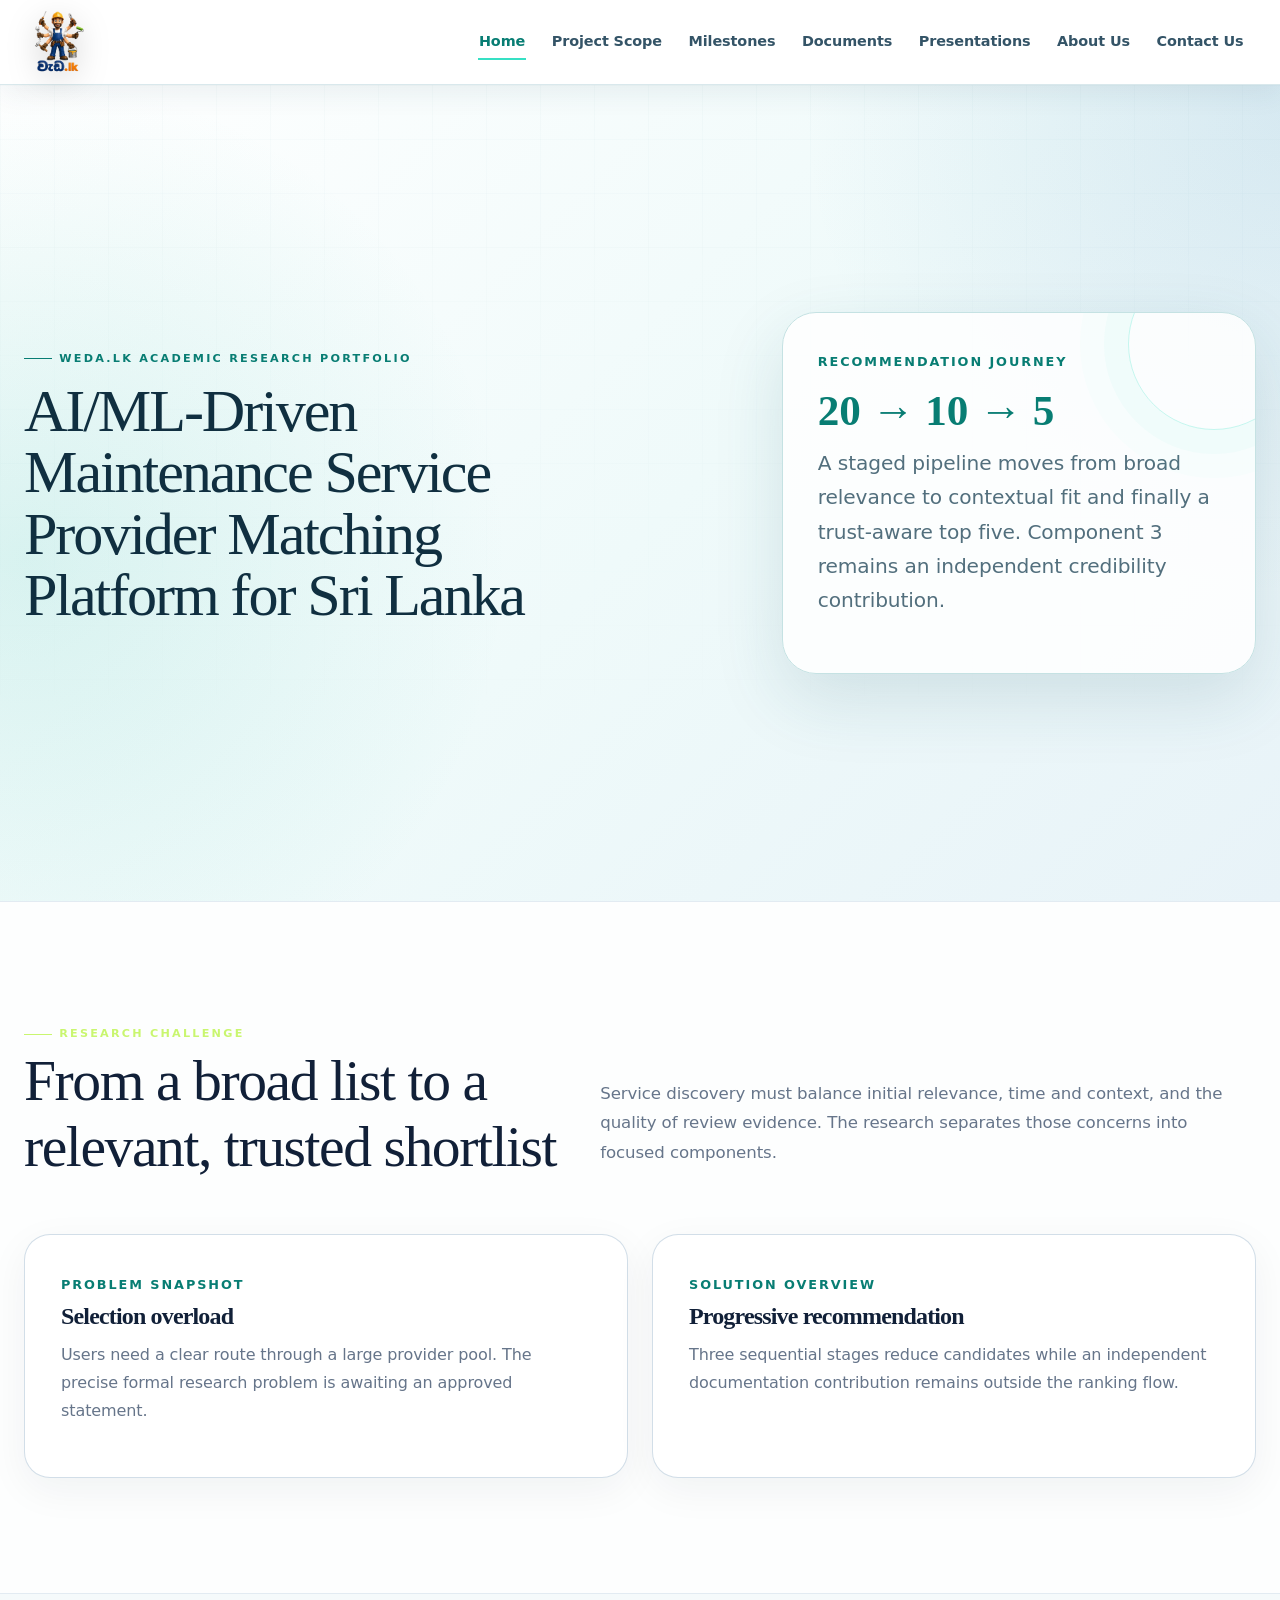
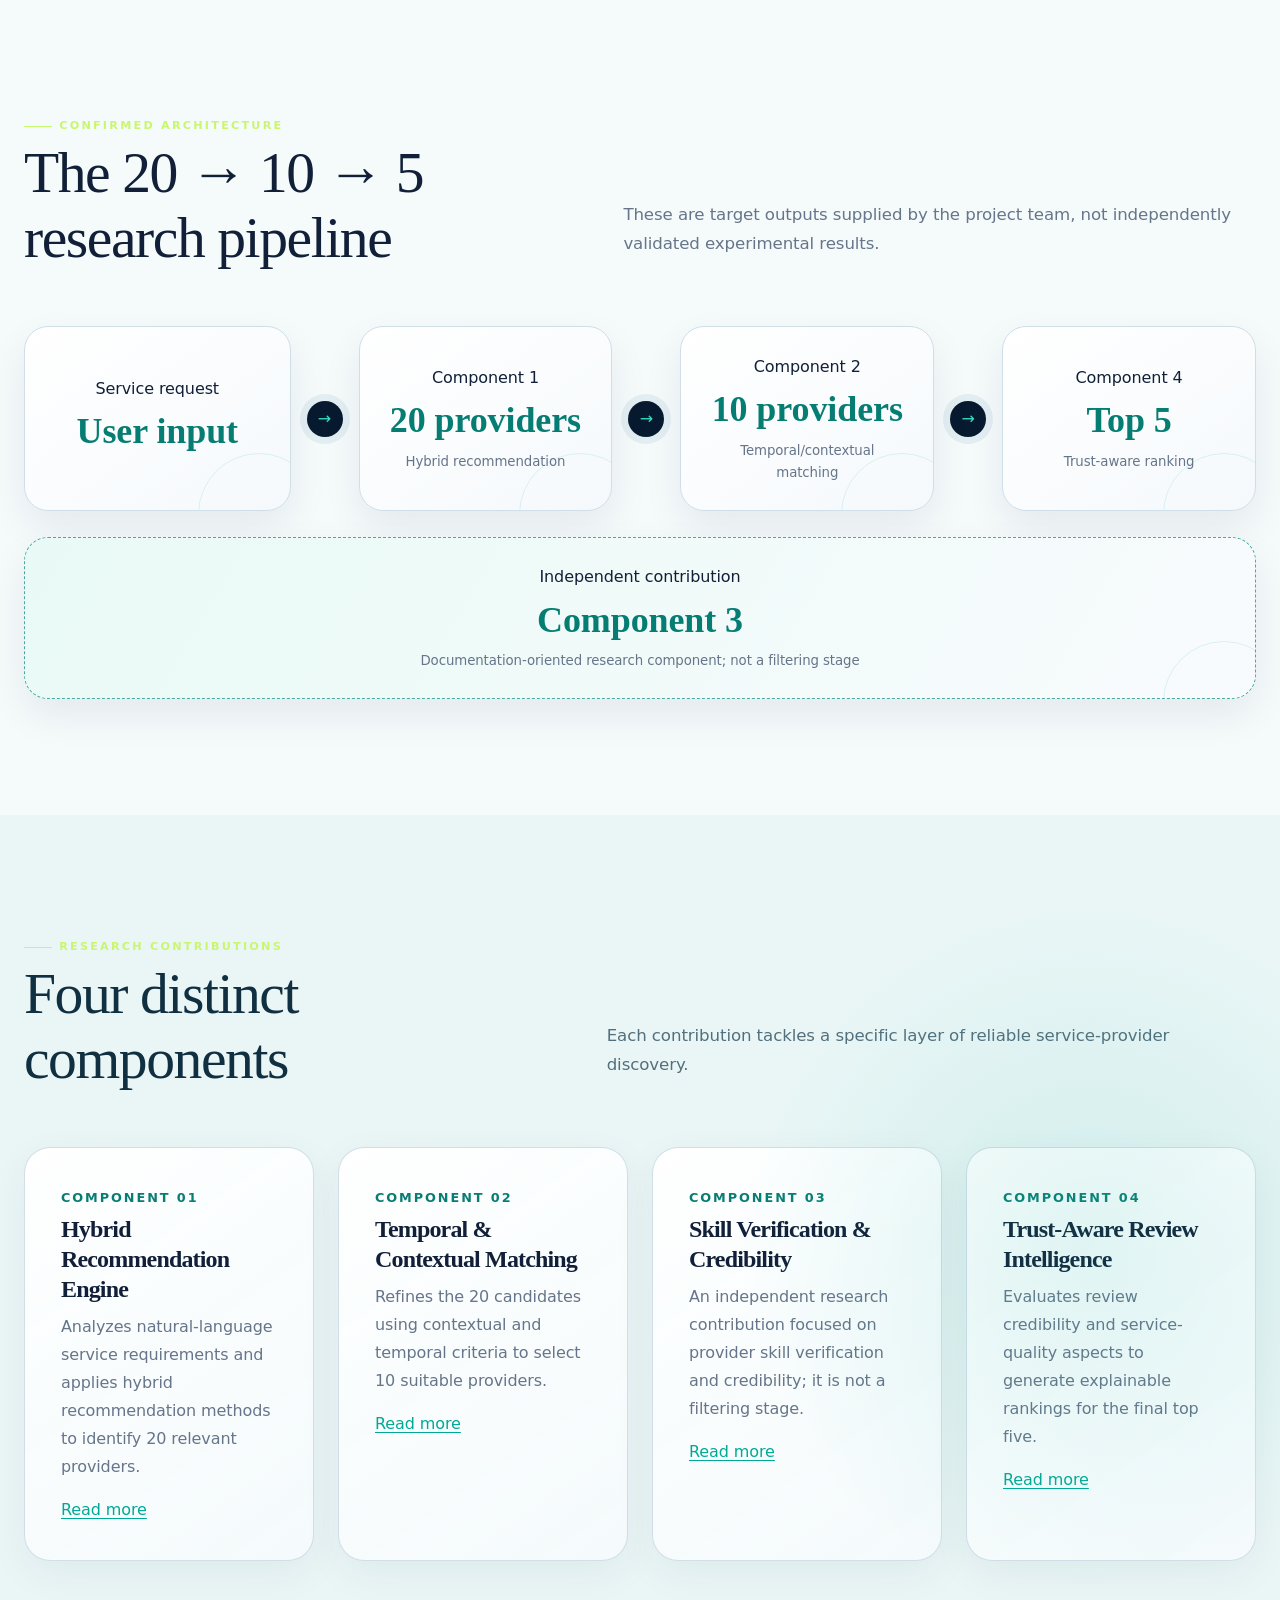
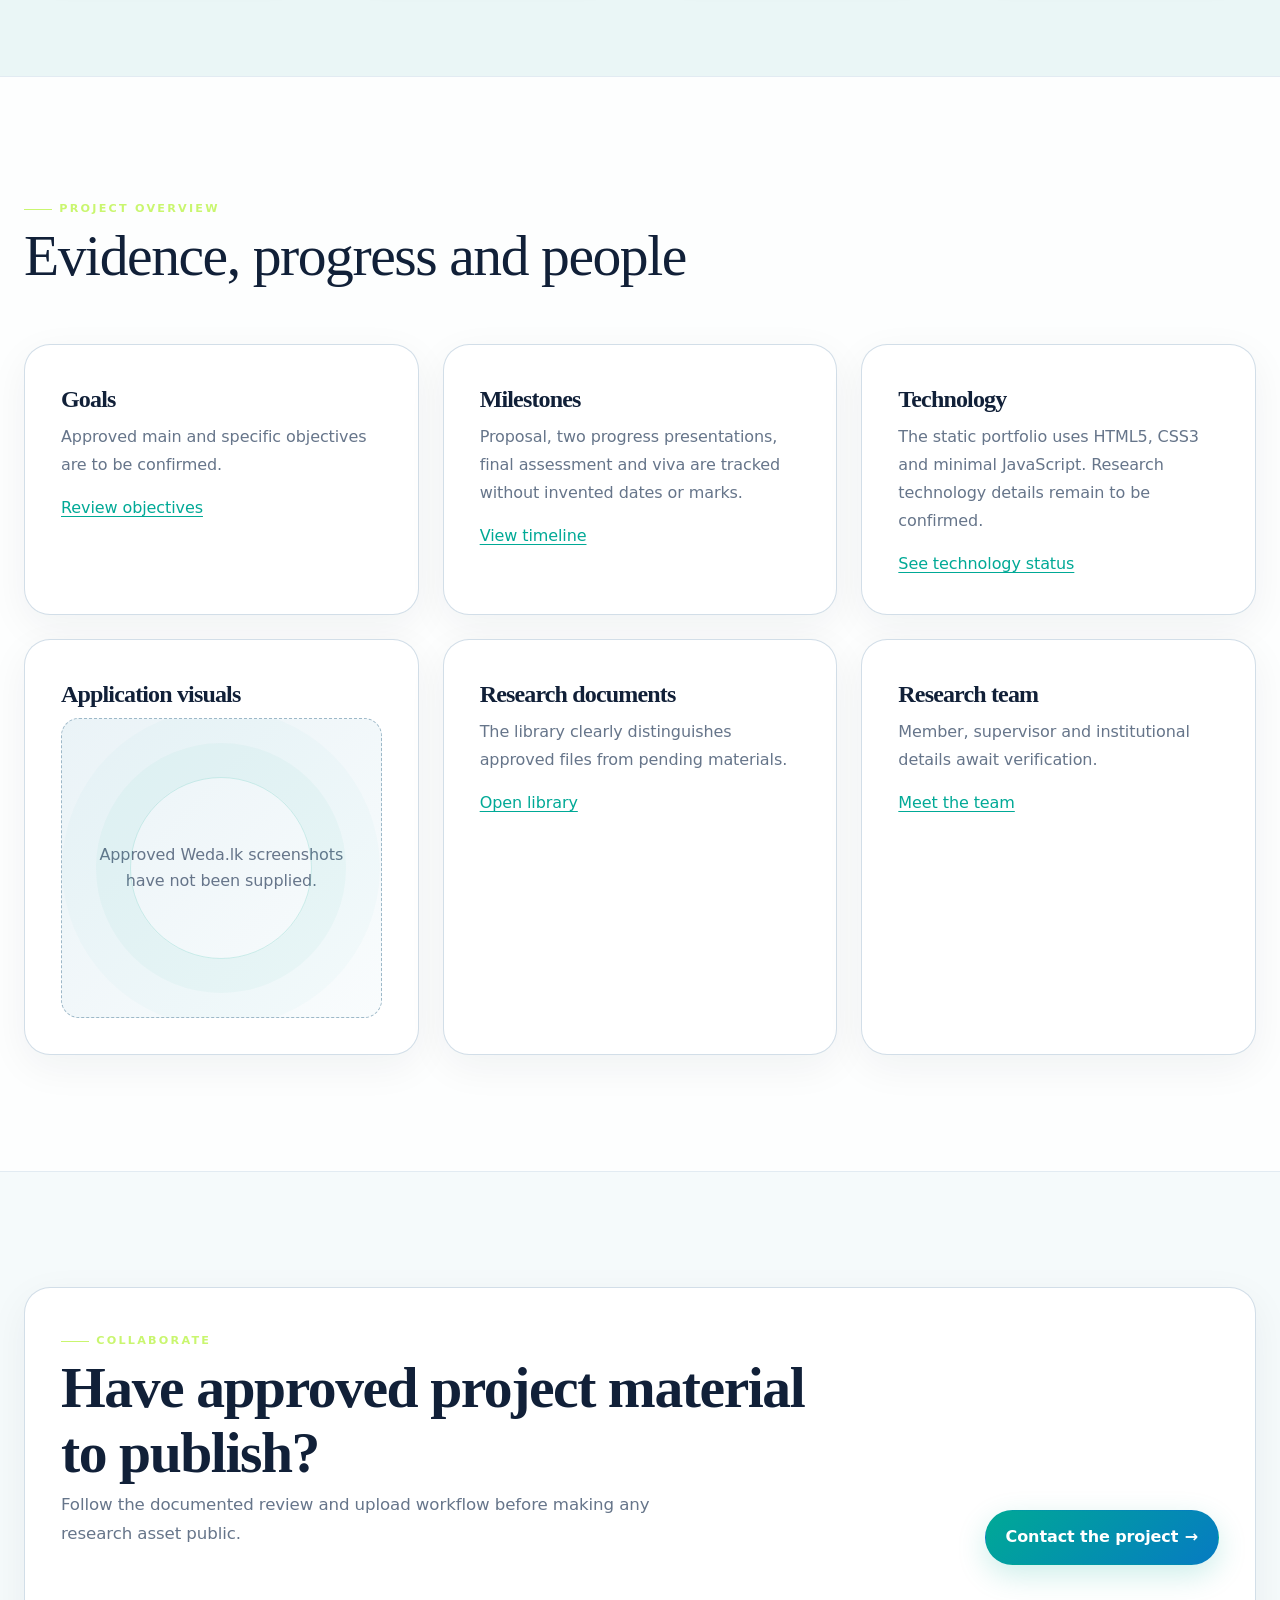
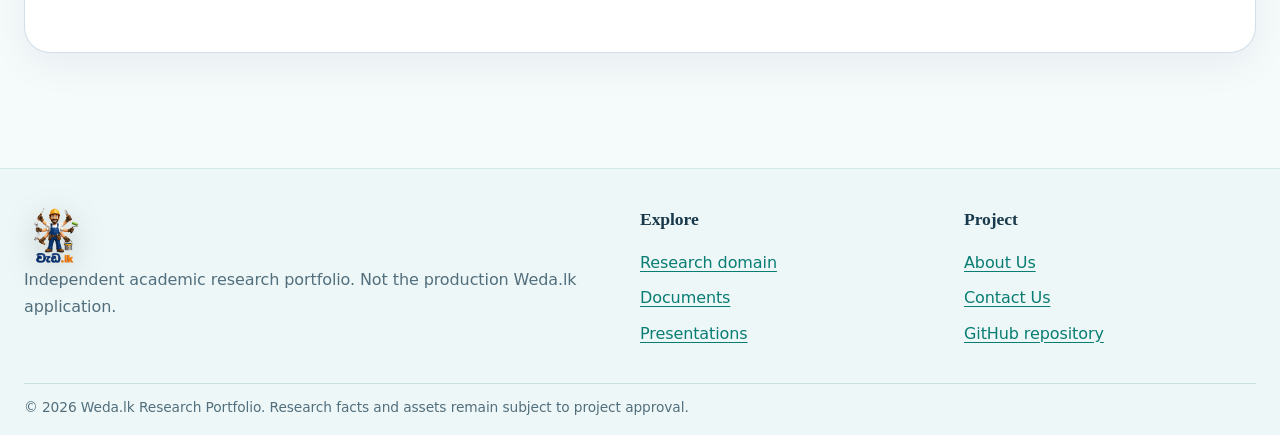
<file: index.html>
<!doctype html><html lang="en"><head><meta charset="utf-8"><meta name="viewport" content="width=device-width,initial-scale=1"><title>Weda.lk Research Portfolio | Home</title><meta name="description" content="Academic research portfolio for the Weda.lk service-provider recommendation project."><meta property="og:title" content="Weda.lk Research Portfolio"><meta property="og:description" content="Explore the Weda.lk research architecture, methodology, milestones and approved outputs."><meta property="og:type" content="website"><link rel="icon" type="image/png" href="./assets/icons/Logo.png"><link rel="stylesheet" href="./css/style.css"><link rel="stylesheet" href="./css/enhancements.css?v=2"><script defer src="./js/main.js"></script></head><body><a class="skip-link" href="#main">Skip to content</a>
<header class="site-header"><nav class="container nav-wrap" aria-label="Primary"><a class="brand" href="./index.html" aria-label="Weda.lk Research home"><img class="brand-logo" src="./assets/icons/Logo.png" alt="Weda.lk"></a><button class="menu-toggle" aria-expanded="false" aria-controls="primary-nav">Menu</button><ul class="nav-list" id="primary-nav"><li><a aria-current="page" href="./index.html">Home</a></li><li><a href="./domain.html">Project Scope</a></li><li><a href="./milestones.html">Milestones</a></li><li><a href="./documents.html">Documents</a></li><li><a href="./presentations.html">Presentations</a></li><li><a href="./about.html">About Us</a></li><li><a href="./contact.html">Contact Us</a></li></ul></nav></header>
<main id="main"><section class="hero"><div class="container hero-grid"><div><span class="eyebrow">Weda.lk academic research portfolio</span><h1>AI/ML-Driven Maintenance Service Provider Matching Platform for Sri Lanka</h1></div><aside class="hero-card" aria-label="Research architecture"><span class="kicker">Recommendation journey</span><strong>20 → 10 → 5</strong><p>A staged pipeline moves from broad relevance to contextual fit and finally a trust-aware top five. Component 3 remains an independent credibility contribution.</p></aside></div></section>
<section class="section section-white"><div class="container"><div class="section-head"><div><span class="eyebrow">Research challenge</span><h2>From a broad list to a relevant, trusted shortlist</h2></div><p>Service discovery must balance initial relevance, time and context, and the quality of review evidence. The research separates those concerns into focused components.</p></div><div class="grid grid-2"><article class="card reveal"><span class="kicker">Problem snapshot</span><h3>Selection overload</h3><p>Users need a clear route through a large provider pool. The precise formal research problem is awaiting an approved statement.</p></article><article class="card reveal"><span class="kicker">Solution overview</span><h3>Progressive recommendation</h3><p>Three sequential stages reduce candidates while an independent documentation contribution remains outside the ranking flow.</p></article></div></div></section>
<section class="section"><div class="container"><div class="section-head"><div><span class="eyebrow">Confirmed architecture</span><h2>The 20 → 10 → 5 research pipeline</h2></div><p>These are target outputs supplied by the project team, not independently validated experimental results.</p></div><div class="flow" aria-label="Recommendation pipeline"><div class="flow-step"><span>Service request</span><strong>User input</strong></div><span class="flow-arrow" aria-hidden="true">→</span><div class="flow-step"><span>Component 1</span><strong>20 providers</strong><small>Hybrid recommendation</small></div><span class="flow-arrow" aria-hidden="true">→</span><div class="flow-step"><span>Component 2</span><strong>10 providers</strong><small>Temporal/contextual matching</small></div><span class="flow-arrow" aria-hidden="true">→</span><div class="flow-step"><span>Component 4</span><strong>Top 5</strong><small>Trust-aware ranking</small></div></div><div class="flow-step independent"><span>Independent contribution</span><strong>Component 3</strong><small>Documentation-oriented research component; not a filtering stage</small></div></div></section>
<section class="section section-dark" id="components"><div class="container"><div class="section-head"><div><span class="eyebrow">Research contributions</span><h2>Four distinct components</h2></div><p>Each contribution tackles a specific layer of reliable service-provider discovery.</p></div><div class="grid grid-4"><article class="card"><span class="kicker">Component 01</span><h3>Hybrid Recommendation Engine</h3><p>Analyzes natural-language service requirements and applies hybrid recommendation methods to identify 20 relevant providers.</p><a href="./domain.html#component-1">Read more</a></article><article class="card"><span class="kicker">Component 02</span><h3>Temporal &amp; Contextual Matching</h3><p>Refines the 20 candidates using contextual and temporal criteria to select 10 suitable providers.</p><a href="./domain.html#component-2">Read more</a></article><article class="card"><span class="kicker">Component 03</span><h3>Skill Verification &amp; Credibility</h3><p>An independent research contribution focused on provider skill verification and credibility; it is not a filtering stage.</p><a href="./domain.html#component-3">Read more</a></article><article class="card"><span class="kicker">Component 04</span><h3>Trust-Aware Review Intelligence</h3><p>Evaluates review credibility and service-quality aspects to generate explainable rankings for the final top five.</p><a href="./domain.html#component-4">Read more</a></article></div></div></section>
<section class="section section-white"><div class="container"><div class="section-head"><div><span class="eyebrow">Project overview</span><h2>Evidence, progress and people</h2></div></div><div class="grid grid-3"><article class="card"><h3>Goals</h3><p>Approved main and specific objectives are to be confirmed.</p><a href="./domain.html#objectives">Review objectives</a></article><article class="card"><h3>Milestones</h3><p>Proposal, two progress presentations, final assessment and viva are tracked without invented dates or marks.</p><a href="./milestones.html">View timeline</a></article><article class="card"><h3>Technology</h3><p>The static portfolio uses HTML5, CSS3 and minimal JavaScript. Research technology details remain to be confirmed.</p><a href="./domain.html#technology">See technology status</a></article><article class="card"><h3>Application visuals</h3><div class="placeholder">Approved Weda.lk screenshots have not been supplied.</div></article><article class="card"><h3>Research documents</h3><p>The library clearly distinguishes approved files from pending materials.</p><a href="./documents.html">Open library</a></article><article class="card"><h3>Research team</h3><p>Member, supervisor and institutional details await verification.</p><a href="./about.html">Meet the team</a></article></div></div></section>
<section class="section"><div class="container card"><div class="section-head"><div><span class="eyebrow">Collaborate</span><h2>Have approved project material to publish?</h2><p>Follow the documented review and upload workflow before making any research asset public.</p></div><a class="button" href="./contact.html">Contact the project</a></div></div></section></main>
<footer class="site-footer"><div class="container footer-grid"><div><a class="brand" href="./index.html" aria-label="Weda.lk Research home"><img class="brand-logo" src="./assets/icons/Logo.png" alt="Weda.lk"></a><p>Independent academic research portfolio. Not the production Weda.lk application.</p></div><div><strong>Explore</strong><ul><li><a href="./domain.html">Research domain</a></li><li><a href="./documents.html">Documents</a></li><li><a href="./presentations.html">Presentations</a></li></ul></div><div><strong>Project</strong><ul><li><a href="./about.html">About Us</a></li><li><a href="./contact.html">Contact Us</a></li><li><a href="https://github.com/tharu1010/weda-research-portfolio" target="_blank" rel="noopener noreferrer">GitHub repository</a></li></ul></div></div><div class="container subfooter">© <span data-year>2026</span> Weda.lk Research Portfolio. Research facts and assets remain subject to project approval.</div></footer></body></html>
</file>
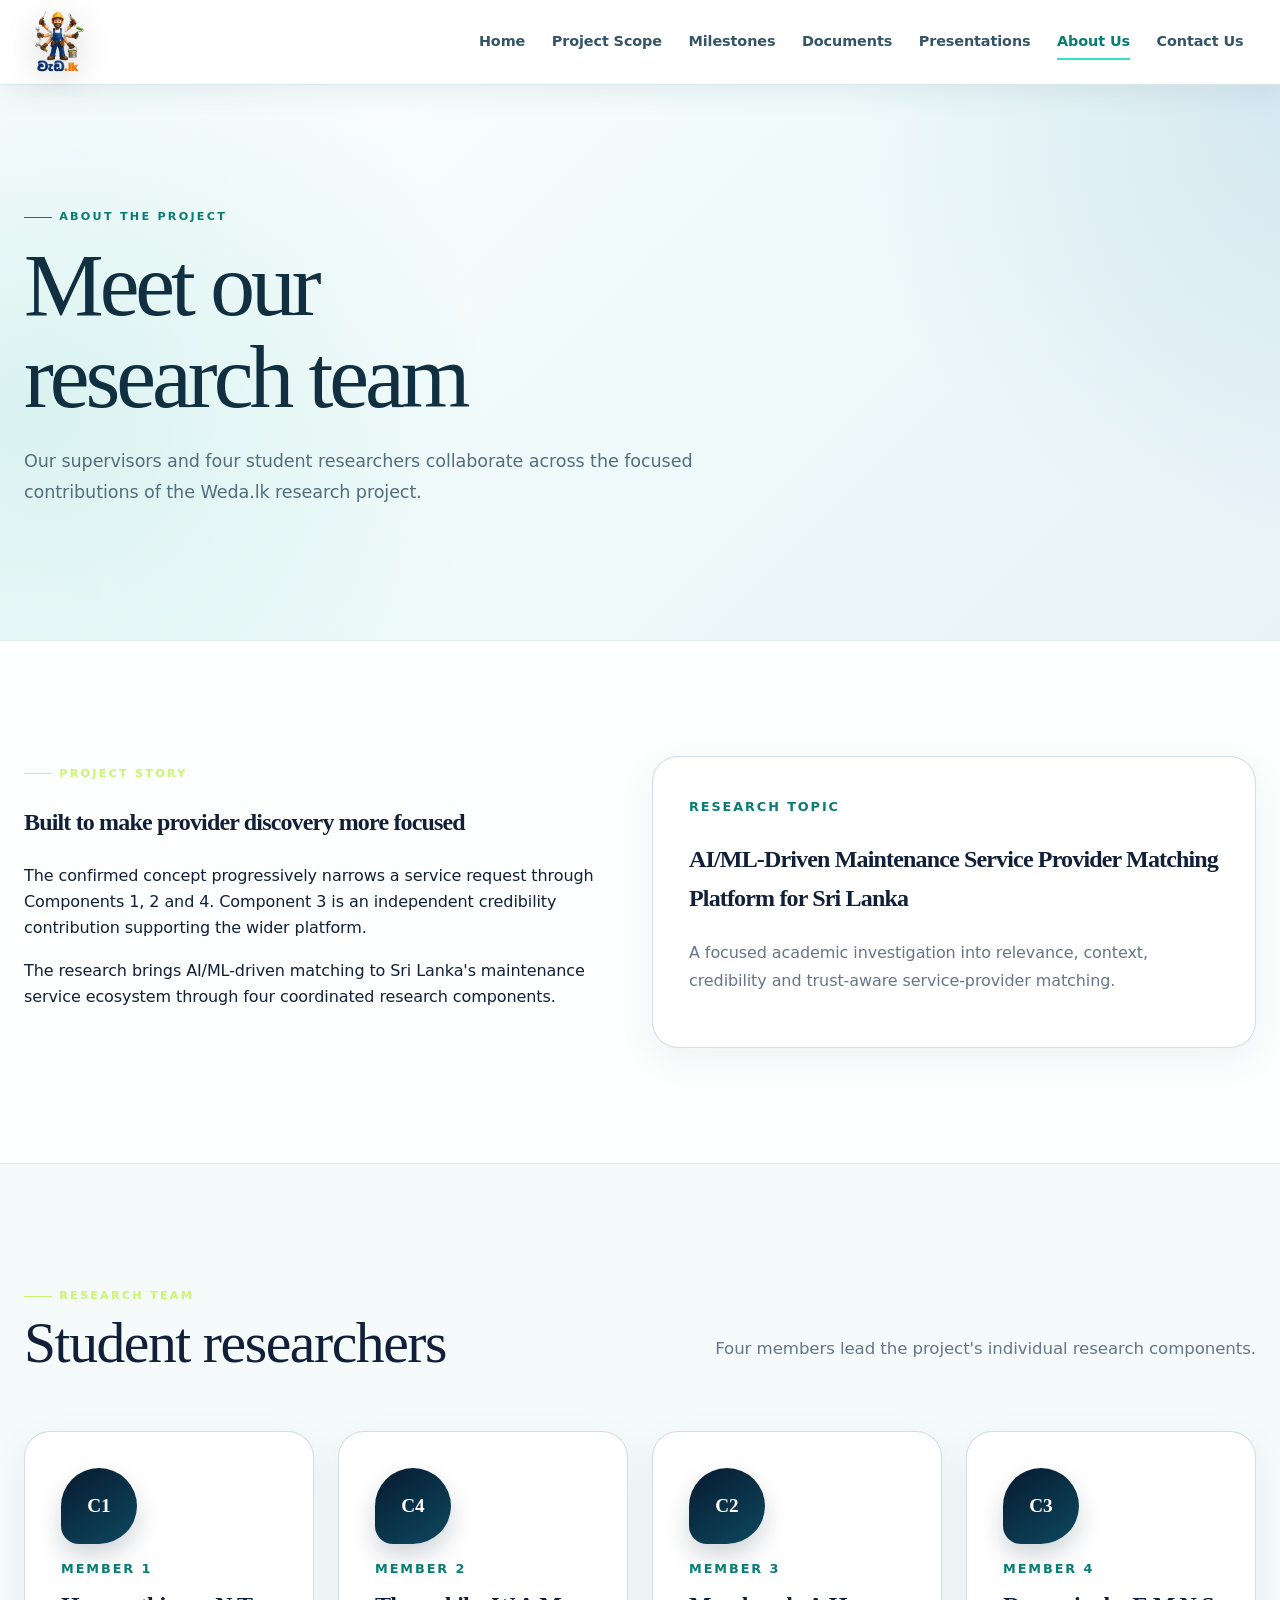
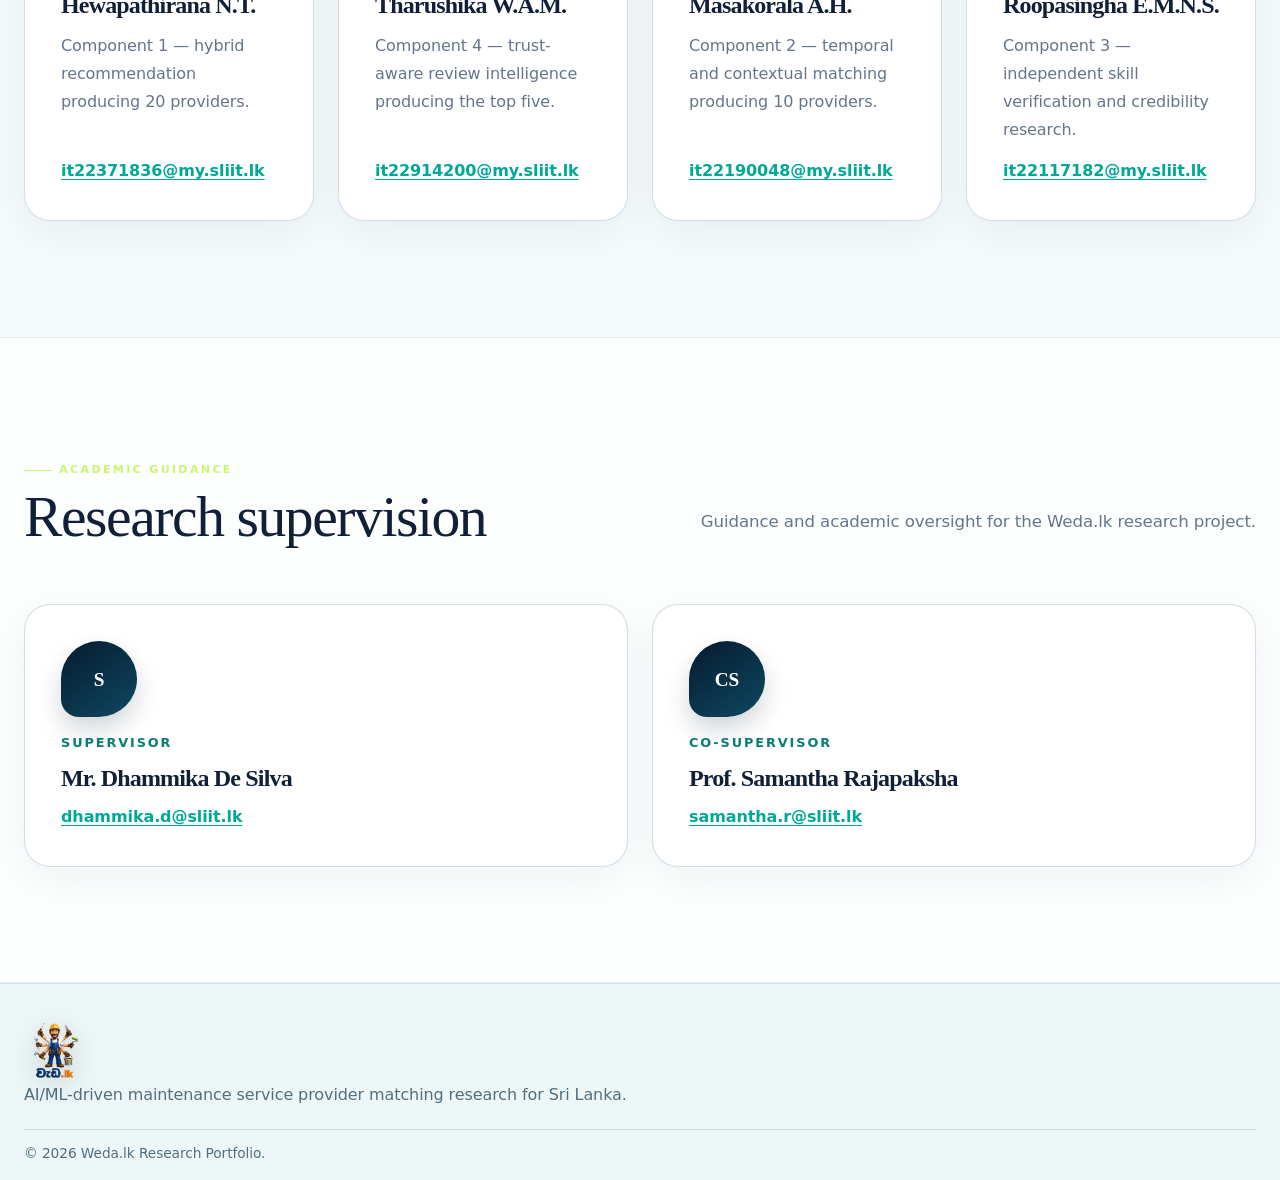
<file: about.html>
<!doctype html><html lang="en"><head><meta charset="utf-8"><meta name="viewport" content="width=device-width,initial-scale=1"><title>About Us | Weda.lk Research</title><meta name="description" content="Meet the supervisors and four student researchers behind the Weda.lk research project."><meta property="og:title" content="About Weda.lk Research"><meta property="og:type" content="website"><link rel="icon" type="image/png" href="./assets/icons/Logo.png"><link rel="stylesheet" href="./css/style.css"><link rel="stylesheet" href="./css/enhancements.css"><script defer src="./js/main.js"></script></head><body><a class="skip-link" href="#main">Skip to content</a><header class="site-header"><nav class="container nav-wrap" aria-label="Primary"><a class="brand" href="./index.html" aria-label="Weda.lk Research home"><img class="brand-logo" src="./assets/icons/Logo.png" alt="Weda.lk"></a><button class="menu-toggle" aria-expanded="false" aria-controls="primary-nav">Menu</button><ul class="nav-list" id="primary-nav"><li><a href="./index.html">Home</a></li><li><a href="./domain.html">Project Scope</a></li><li><a href="./milestones.html">Milestones</a></li><li><a href="./documents.html">Documents</a></li><li><a href="./presentations.html">Presentations</a></li><li><a aria-current="page" href="./about.html">About Us</a></li><li><a href="./contact.html">Contact Us</a></li></ul></nav></header><main id="main"><section class="page-hero"><div class="container"><span class="eyebrow">About the project</span><h1>Meet our research team</h1><p>Our supervisors and four student researchers collaborate across the focused contributions of the Weda.lk research project.</p></div></section>
<section class="section section-white"><div class="container grid grid-2"><div><span class="eyebrow">Project story</span><h2>Built to make provider discovery more focused</h2><p>The confirmed concept progressively narrows a service request through Components 1, 2 and 4. Component 3 is an independent credibility contribution supporting the wider platform.</p><p>The research brings AI/ML-driven matching to Sri Lanka's maintenance service ecosystem through four coordinated research components.</p></div><article class="card"><span class="kicker">Research topic</span><h2>AI/ML-Driven Maintenance Service Provider Matching Platform for Sri Lanka</h2><p>A focused academic investigation into relevance, context, credibility and trust-aware service-provider matching.</p></article></div></section>
<section class="section"><div class="container"><div class="section-head"><div><span class="eyebrow">Research team</span><h2>Student researchers</h2></div><p>Four members lead the project's individual research components.</p></div><div class="grid grid-4"><article class="card team-card"><div class="team-avatar">C1</div><span class="kicker">Member 1</span><h3>Hewapathirana N.T.</h3><p>Component 1 — hybrid recommendation producing 20 providers.</p><a href="mailto:it22371836@my.sliit.lk">it22371836@my.sliit.lk</a></article><article class="card team-card"><div class="team-avatar">C4</div><span class="kicker">Member 2</span><h3>Tharushika W.A.M.</h3><p>Component 4 — trust-aware review intelligence producing the top five.</p><a href="mailto:it22914200@my.sliit.lk">it22914200@my.sliit.lk</a></article><article class="card team-card"><div class="team-avatar">C2</div><span class="kicker">Member 3</span><h3>Masakorala A.H.</h3><p>Component 2 — temporal and contextual matching producing 10 providers.</p><a href="mailto:it22190048@my.sliit.lk">it22190048@my.sliit.lk</a></article><article class="card team-card"><div class="team-avatar">C3</div><span class="kicker">Member 4</span><h3>Roopasingha E.M.N.S.</h3><p>Component 3 — independent skill verification and credibility research.</p><a href="mailto:it22117182@my.sliit.lk">it22117182@my.sliit.lk</a></article></div></div></section>
<section class="section section-white"><div class="container"><div class="section-head"><div><span class="eyebrow">Academic guidance</span><h2>Research supervision</h2></div><p>Guidance and academic oversight for the Weda.lk research project.</p></div><div class="grid grid-2"><article class="card team-card"><div class="team-avatar">S</div><span class="kicker">Supervisor</span><h3>Mr. Dhammika De Silva</h3><a href="mailto:dhammika.d@sliit.lk">dhammika.d@sliit.lk</a></article><article class="card team-card"><div class="team-avatar">CS</div><span class="kicker">Co-supervisor</span><h3>Prof. Samantha Rajapaksha</h3><a href="mailto:samantha.r@sliit.lk">samantha.r@sliit.lk</a></article></div></div></section></main><footer class="site-footer"><div class="container"><a class="brand" href="./index.html" aria-label="Weda.lk Research home"><img class="brand-logo" src="./assets/icons/Logo.png" alt="Weda.lk"></a><p>AI/ML-driven maintenance service provider matching research for Sri Lanka.</p><div class="subfooter">© <span data-year>2026</span> Weda.lk Research Portfolio.</div></div></footer></body></html>
</file>
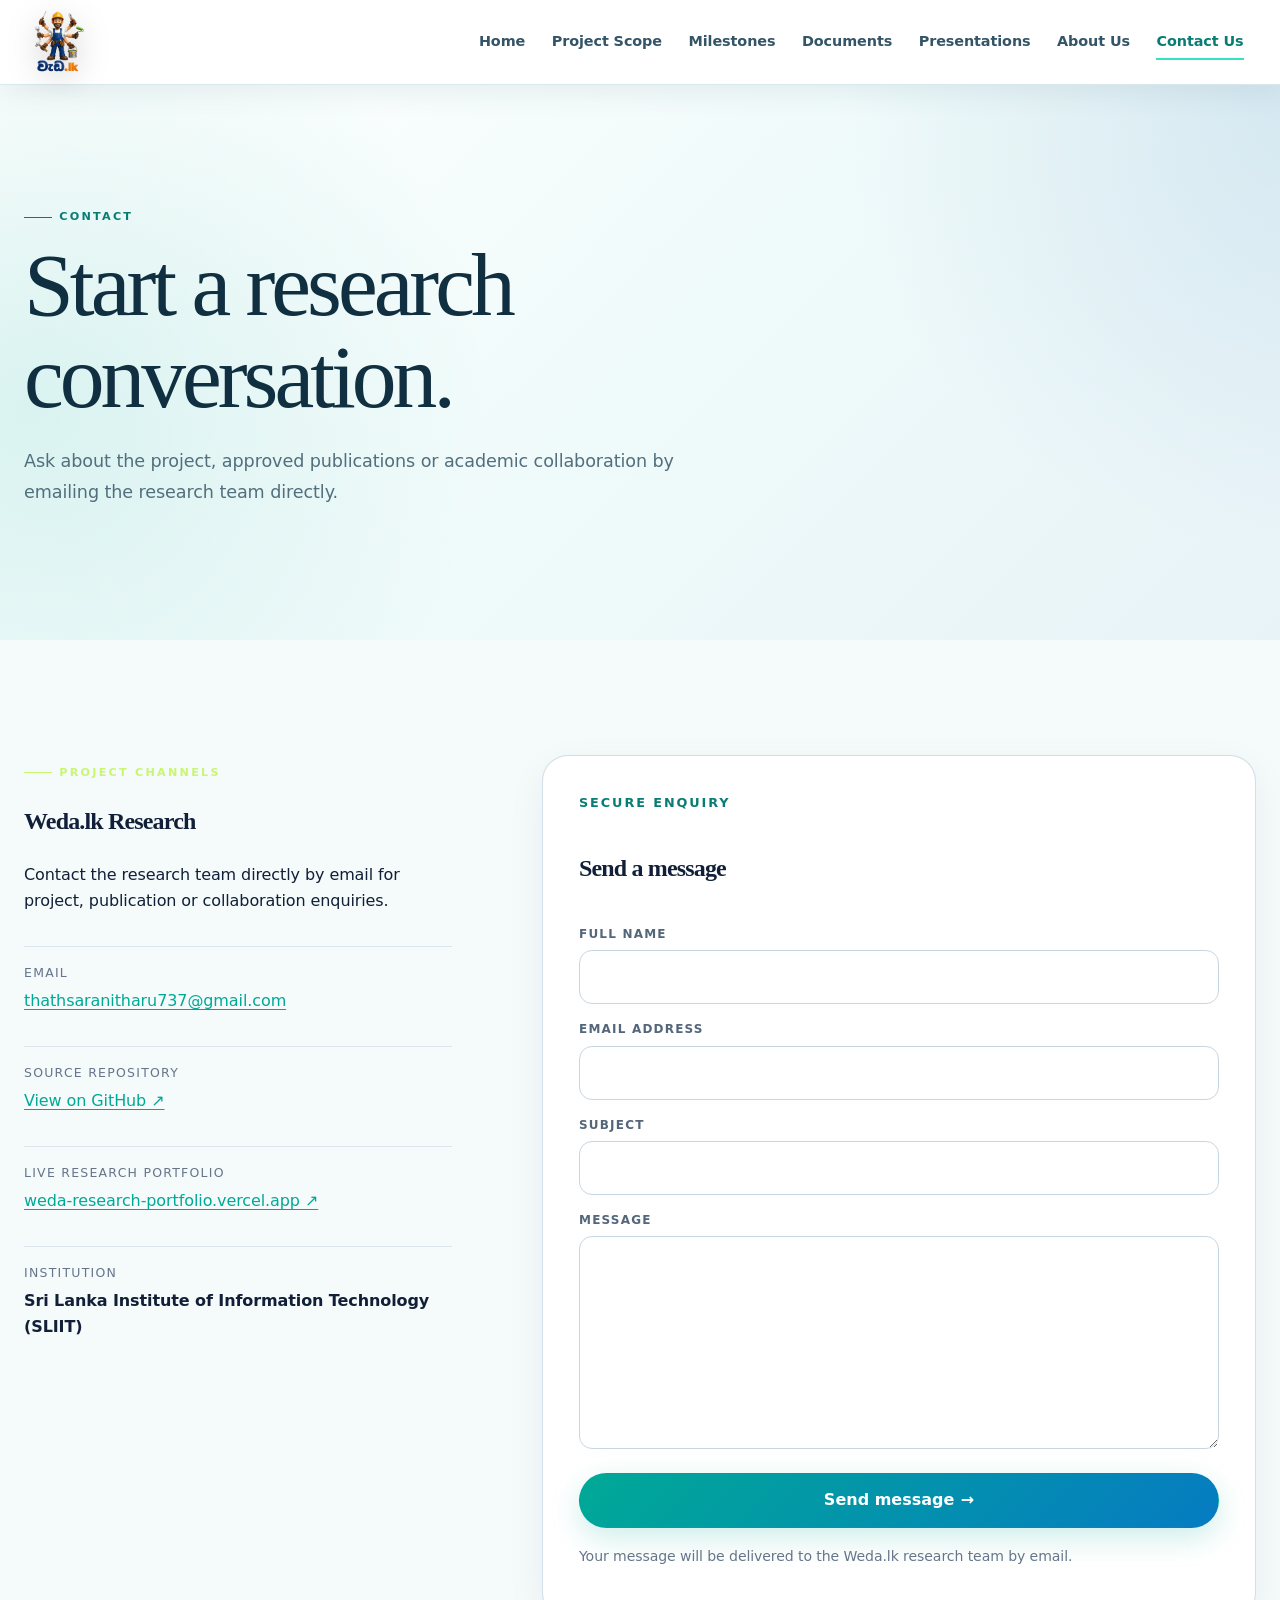
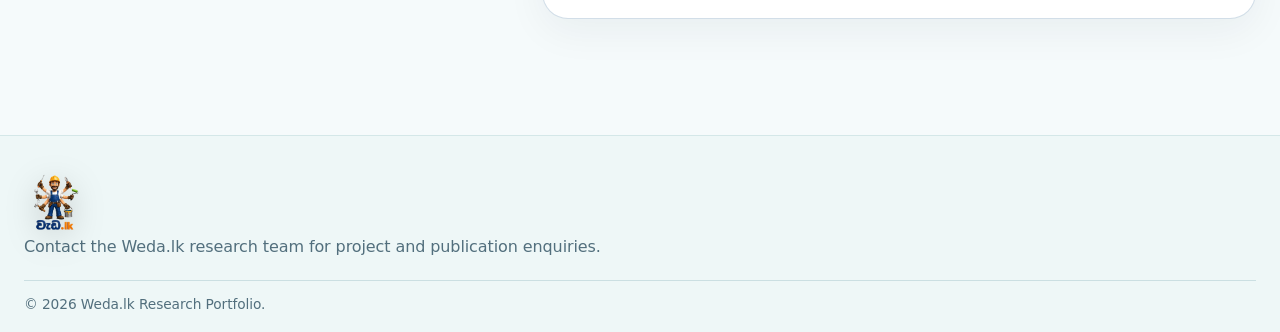
<file: contact.html>
<!doctype html><html lang="en"><head><meta charset="utf-8"><meta name="viewport" content="width=device-width,initial-scale=1"><title>Contact Us | Weda.lk Research</title><meta name="description" content="Contact the Weda.lk academic research team through the secure project enquiry form."><meta property="og:title" content="Contact Weda.lk Research"><meta property="og:type" content="website"><link rel="icon" type="image/png" href="./assets/icons/Logo.png"><link rel="stylesheet" href="./css/style.css"><link rel="stylesheet" href="./css/enhancements.css"><script src="./js/contact.js?v=7" defer></script><script src="./js/main.js" defer></script></head><body><a class="skip-link" href="#main">Skip to content</a><header class="site-header"><nav class="container nav-wrap" aria-label="Primary"><a class="brand" href="./index.html" aria-label="Weda.lk Research home"><img class="brand-logo" src="./assets/icons/Logo.png" alt="Weda.lk"></a><button class="menu-toggle" aria-expanded="false" aria-controls="primary-nav">Menu</button><ul class="nav-list" id="primary-nav"><li><a href="./index.html">Home</a></li><li><a href="./domain.html">Project Scope</a></li><li><a href="./milestones.html">Milestones</a></li><li><a href="./documents.html">Documents</a></li><li><a href="./presentations.html">Presentations</a></li><li><a href="./about.html">About Us</a></li><li><a aria-current="page" href="./contact.html">Contact Us</a></li></ul></nav></header><main id="main"><section class="page-hero"><div class="container"><span class="eyebrow">Contact</span><h1>Start a research conversation.</h1><p>Ask about the project, approved publications or academic collaboration by emailing the research team directly.</p></div></section><section class="section"><div class="container contact-layout"><aside><span class="eyebrow">Project channels</span><h2>Weda.lk Research</h2><p>Contact the research team directly by email for project, publication or collaboration enquiries.</p><div class="contact-points"><div><span>Email</span><a href="mailto:thathsaranitharu737@gmail.com">thathsaranitharu737@gmail.com</a></div><div><span>Source repository</span><a href="https://github.com/tharu1010/weda-research-portfolio" target="_blank" rel="noopener noreferrer">View on GitHub ↗</a></div><div><span>Live research portfolio</span><a href="https://weda-research-portfolio.vercel.app/" target="_blank" rel="noopener noreferrer">weda-research-portfolio.vercel.app ↗</a></div><div><span>Institution</span><strong>Sri Lanka Institute of Information Technology (SLIIT)</strong></div></div></aside><form class="card form-stack" data-contact-form><span class="kicker">Secure enquiry</span><h2>Send a message</h2><div class="field"><label for="contact-name">Full name</label><input id="contact-name" name="name" required maxlength="100" autocomplete="name"></div><div class="field"><label for="contact-email">Email address</label><input id="contact-email" name="email" type="email" required maxlength="254" autocomplete="email"></div><div class="field"><label for="contact-subject">Subject</label><input id="contact-subject" name="subject" required maxlength="160"></div><div class="field"><label for="contact-message">Message</label><textarea id="contact-message" name="message" required minlength="10" maxlength="3000" rows="7"></textarea></div><input class="honeypot" name="_honey" tabindex="-1" autocomplete="off" aria-hidden="true"><input type="hidden" name="_subject" value="New Weda.lk Research Enquiry"><input type="hidden" name="_template" value="table"><input type="hidden" name="_captcha" value="false"><input type="hidden" name="_url" value="https://weda-research-portfolio.vercel.app/contact.html"><button class="button" type="submit">Send message</button><p class="form-help">Your message will be delivered to the Weda.lk research team by email.</p><div data-form-message hidden role="status" aria-live="polite"></div></form></div></section></main><footer class="site-footer"><div class="container"><a class="brand" href="./index.html" aria-label="Weda.lk Research home"><img class="brand-logo" src="./assets/icons/Logo.png" alt="Weda.lk"></a><p>Contact the Weda.lk research team for project and publication enquiries.</p><div class="subfooter">© <span data-year>2026</span> Weda.lk Research Portfolio.</div></div></footer></body></html>
</file>
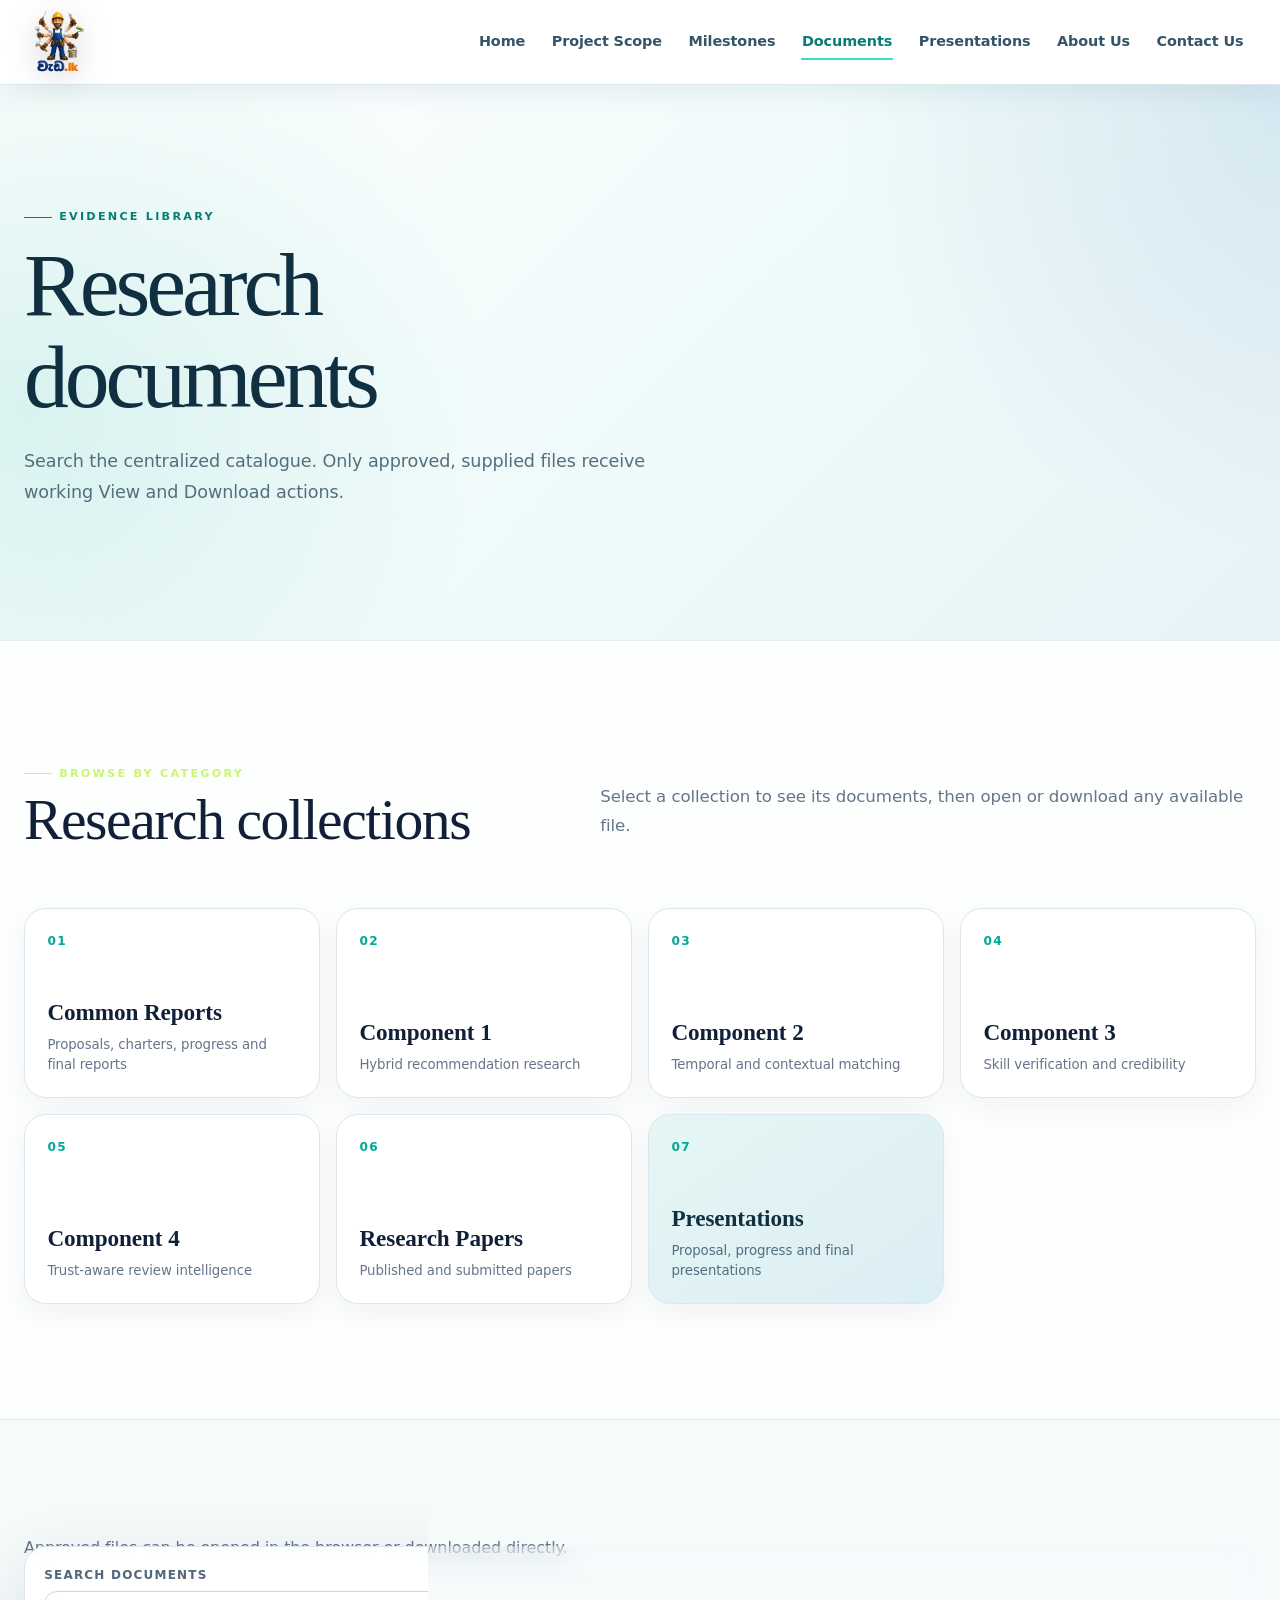
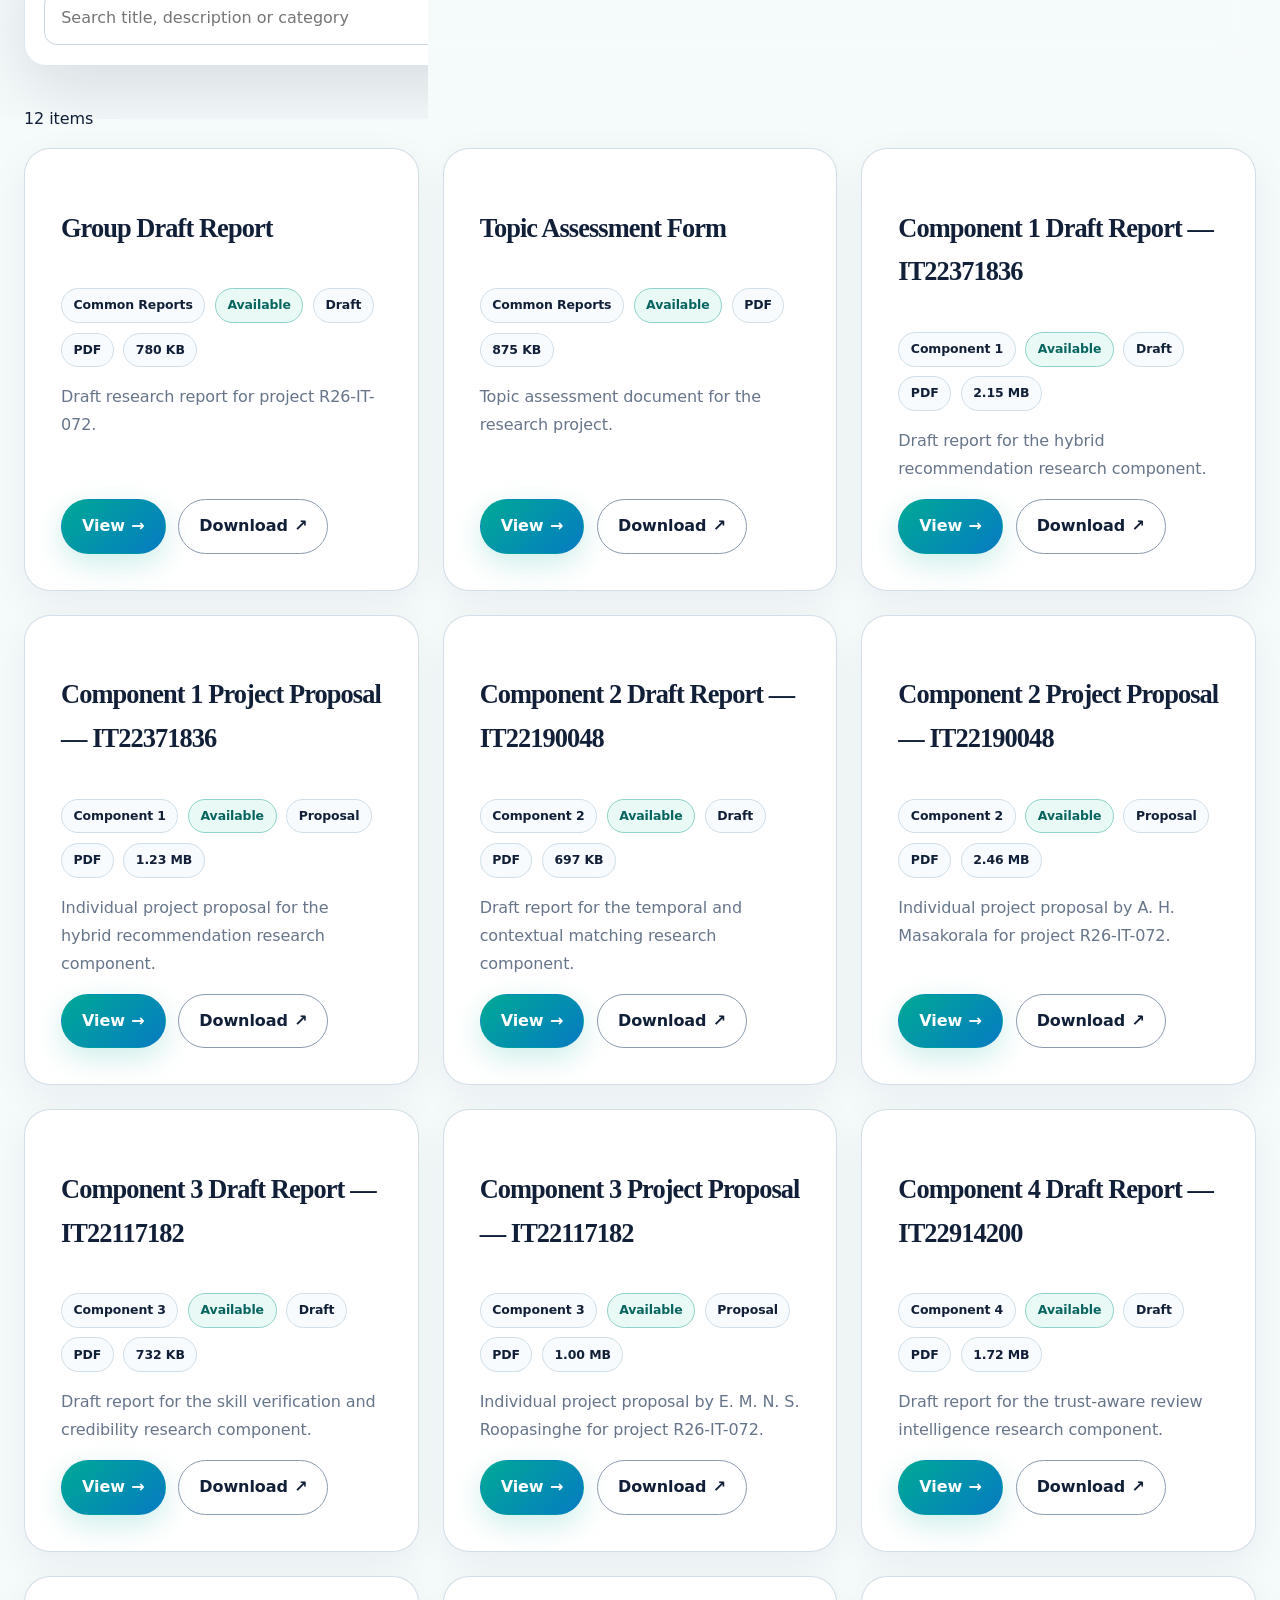
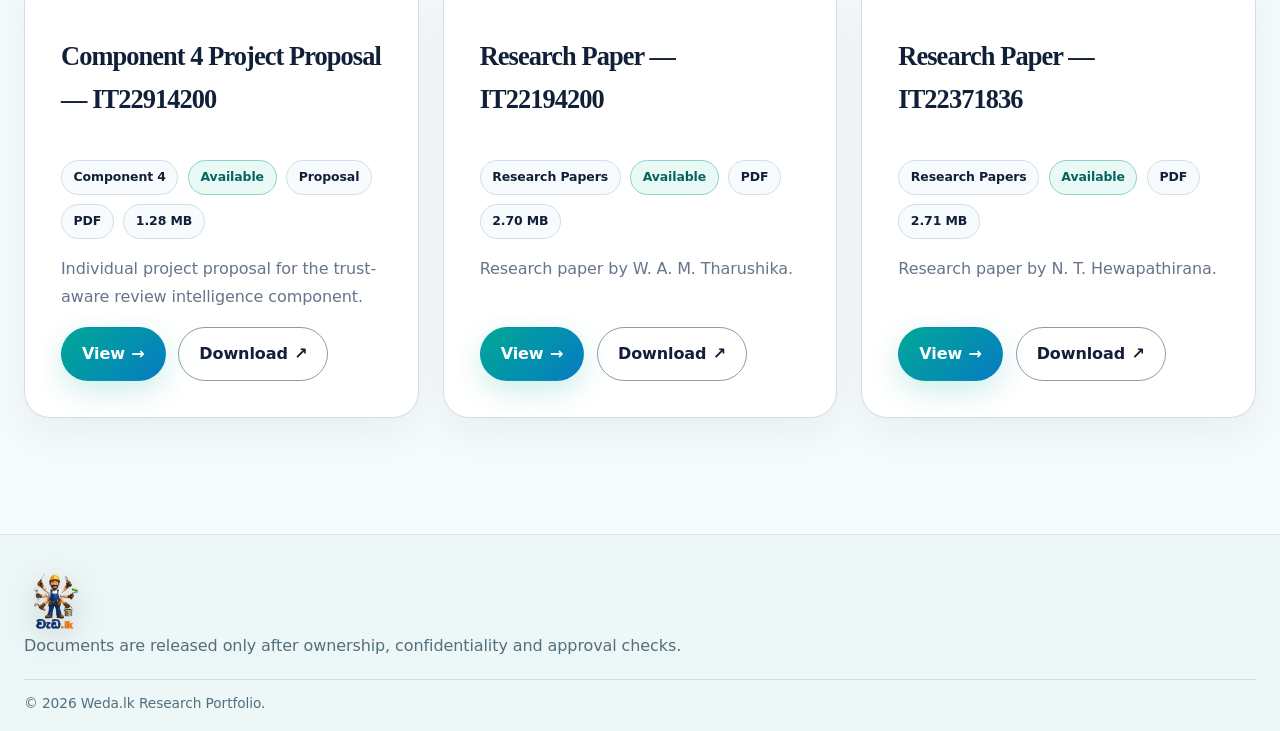
<file: documents.html>
<!doctype html><html lang="en"><head><meta charset="utf-8"><meta name="viewport" content="width=device-width,initial-scale=1"><title>Documents | Weda.lk Research</title><meta name="description" content="Search approved Weda.lk research documents and track pending materials."><meta property="og:title" content="Weda.lk Research Documents"><meta property="og:type" content="website"><link rel="icon" type="image/png" href="./assets/icons/Logo.png"><link rel="stylesheet" href="./css/style.css"><link rel="stylesheet" href="./css/enhancements.css"><script defer src="./js/main.js"></script><script defer src="./js/library.js?v=3"></script></head><body><a class="skip-link" href="#main">Skip to content</a><header class="site-header"><nav class="container nav-wrap" aria-label="Primary"><a class="brand" href="./index.html" aria-label="Weda.lk Research home"><img class="brand-logo" src="./assets/icons/Logo.png" alt="Weda.lk"></a><button class="menu-toggle" aria-expanded="false" aria-controls="primary-nav">Menu</button><ul class="nav-list" id="primary-nav"><li><a href="./index.html">Home</a></li><li><a href="./domain.html">Project Scope</a></li><li><a href="./milestones.html">Milestones</a></li><li><a aria-current="page" href="./documents.html">Documents</a></li><li><a href="./presentations.html">Presentations</a></li><li><a href="./about.html">About Us</a></li><li><a href="./contact.html">Contact Us</a></li></ul></nav></header><main id="main"><section class="page-hero"><div class="container"><span class="eyebrow">Evidence library</span><h1>Research documents</h1><p>Search the centralized catalogue. Only approved, supplied files receive working View and Download actions.</p></div></section><section class="section section-white"><div class="container"><div class="section-head"><div><span class="eyebrow">Browse by category</span><h2>Research collections</h2></div><p>Select a collection to see its documents, then open or download any available file.</p></div><div class="category-grid"><a class="category-card" href="./documents.html?category=Common%20Reports#library"><span>01</span><strong>Common Reports</strong><small>Proposals, charters, progress and final reports</small></a><a class="category-card" href="./documents.html?category=Component%201#library"><span>02</span><strong>Component 1</strong><small>Hybrid recommendation research</small></a><a class="category-card" href="./documents.html?category=Component%202#library"><span>03</span><strong>Component 2</strong><small>Temporal and contextual matching</small></a><a class="category-card" href="./documents.html?category=Component%203#library"><span>04</span><strong>Component 3</strong><small>Skill verification and credibility</small></a><a class="category-card" href="./documents.html?category=Component%204#library"><span>05</span><strong>Component 4</strong><small>Trust-aware review intelligence</small></a><a class="category-card" href="./documents.html?category=Research%20Papers#library"><span>06</span><strong>Research Papers</strong><small>Published and submitted papers</small></a><a class="category-card category-card-accent" href="./presentations.html"><span>07</span><strong>Presentations</strong><small>Proposal, progress and final presentations</small></a></div></div></section><section class="section" id="library"><div class="container" data-library="./data/documents.json"><div class="library-toolbar"><p>Approved files can be opened in the browser or downloaded directly.</p></div><noscript><div class="notice notice-warning">Filtering requires JavaScript. The complete publication status remains available in <a href="./data/documents.json">the document metadata file</a>.</div></noscript><div class="filters" role="search"><div class="field"><label for="library-search">Search documents</label><input id="library-search" type="search" placeholder="Search title, description or category"></div><div class="field"><label for="category-filter">Category</label><select id="category-filter"><option value="">All categories</option></select></div><div class="field"><label for="status-filter">Availability</label><select id="status-filter"><option value="">All statuses</option><option value="available">Available</option><option value="pending">Coming soon</option></select></div></div><p id="result-count" aria-live="polite">Loading…</p><div id="library-list" class="grid grid-3" aria-live="polite"><p>Loading document metadata…</p></div></div></section></main><footer class="site-footer"><div class="container"><a class="brand" href="./index.html" aria-label="Weda.lk Research home"><img class="brand-logo" src="./assets/icons/Logo.png" alt="Weda.lk"></a><p>Documents are released only after ownership, confidentiality and approval checks.</p><div class="subfooter">© <span data-year>2026</span> Weda.lk Research Portfolio.</div></div></footer></body></html>
</file>
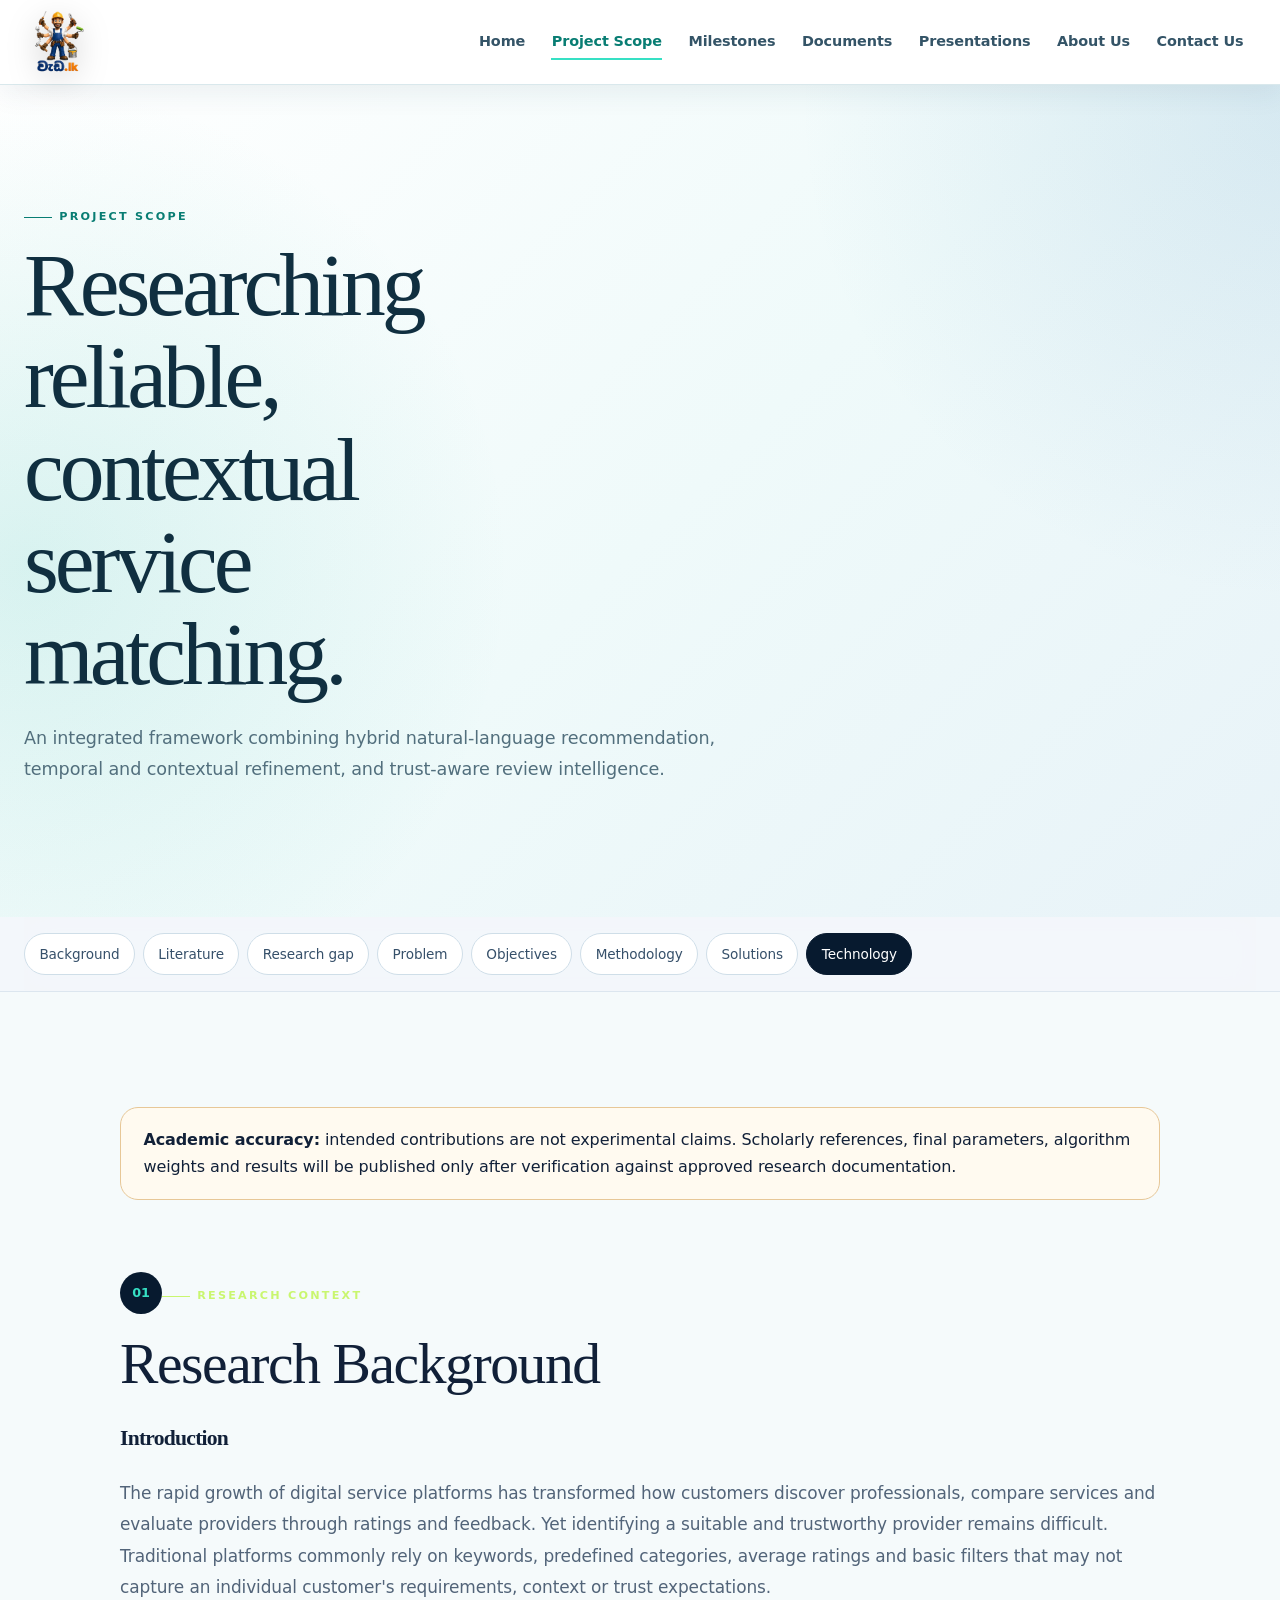
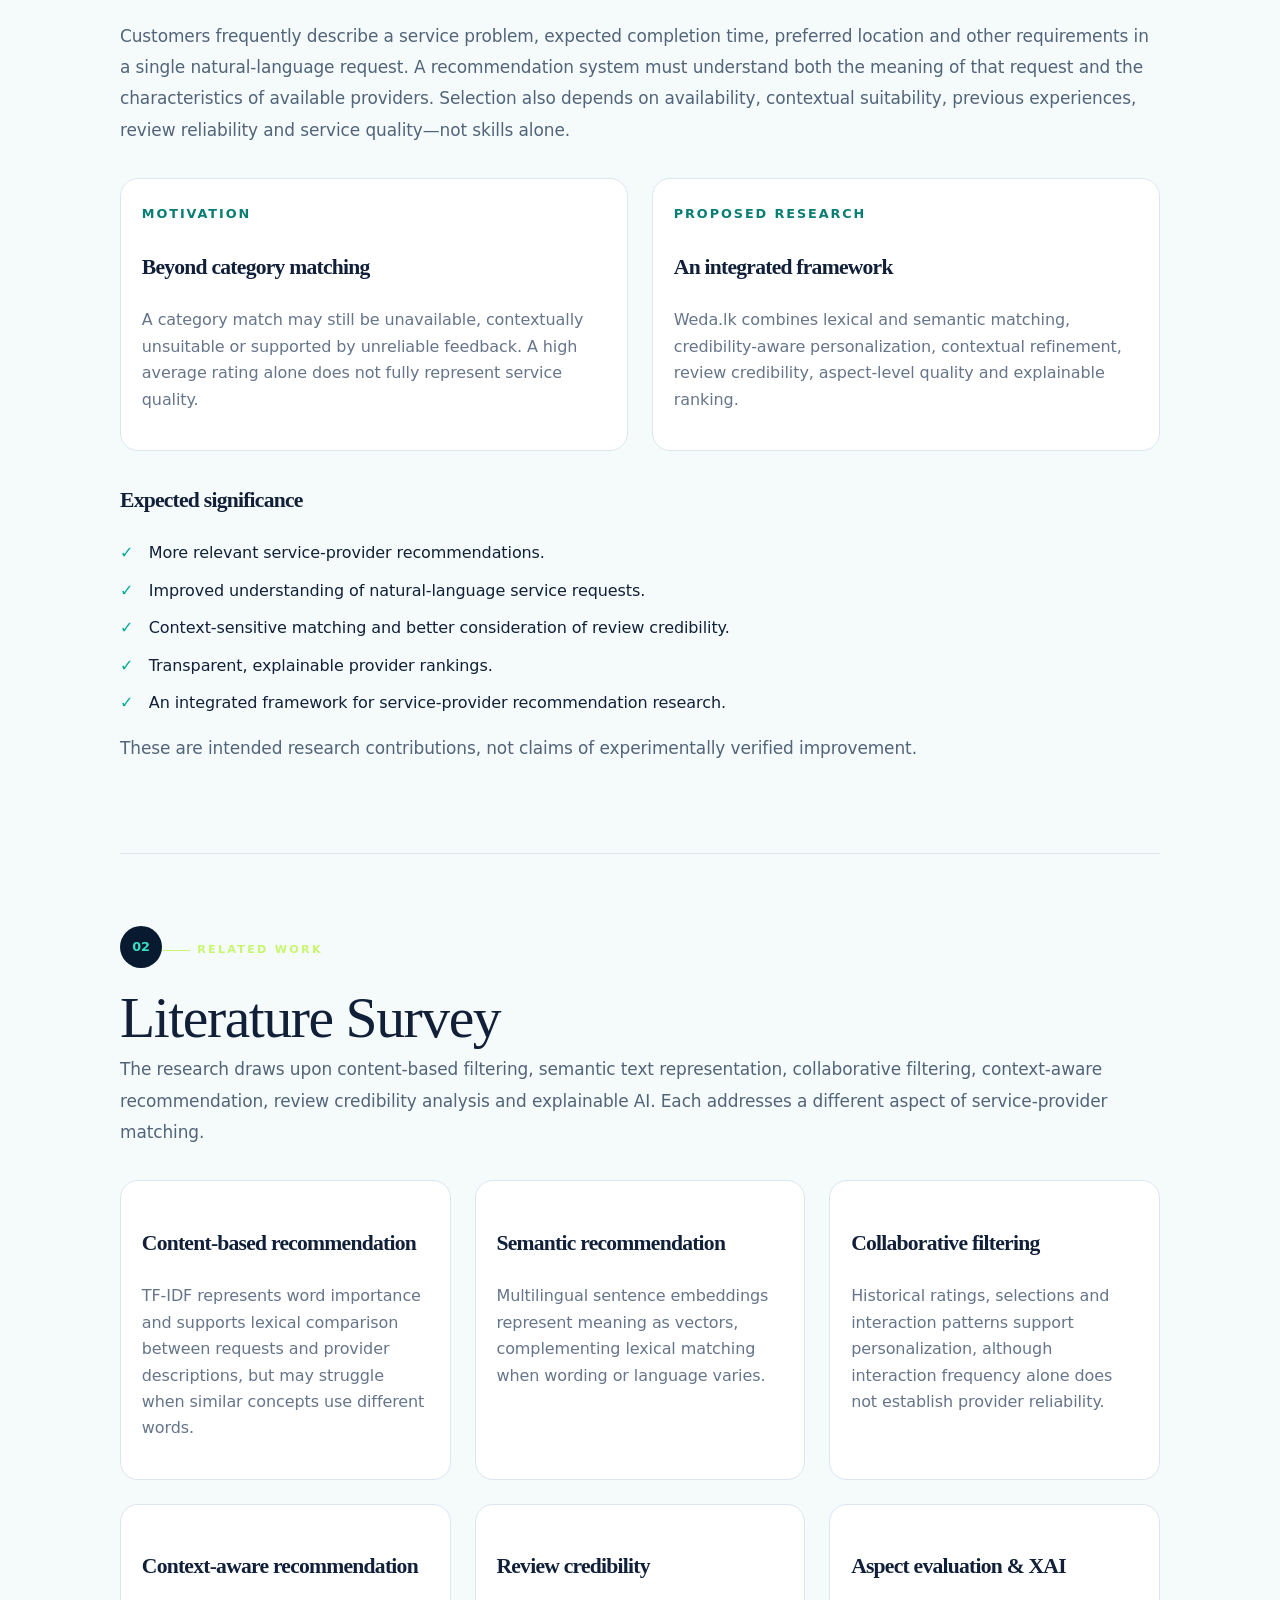
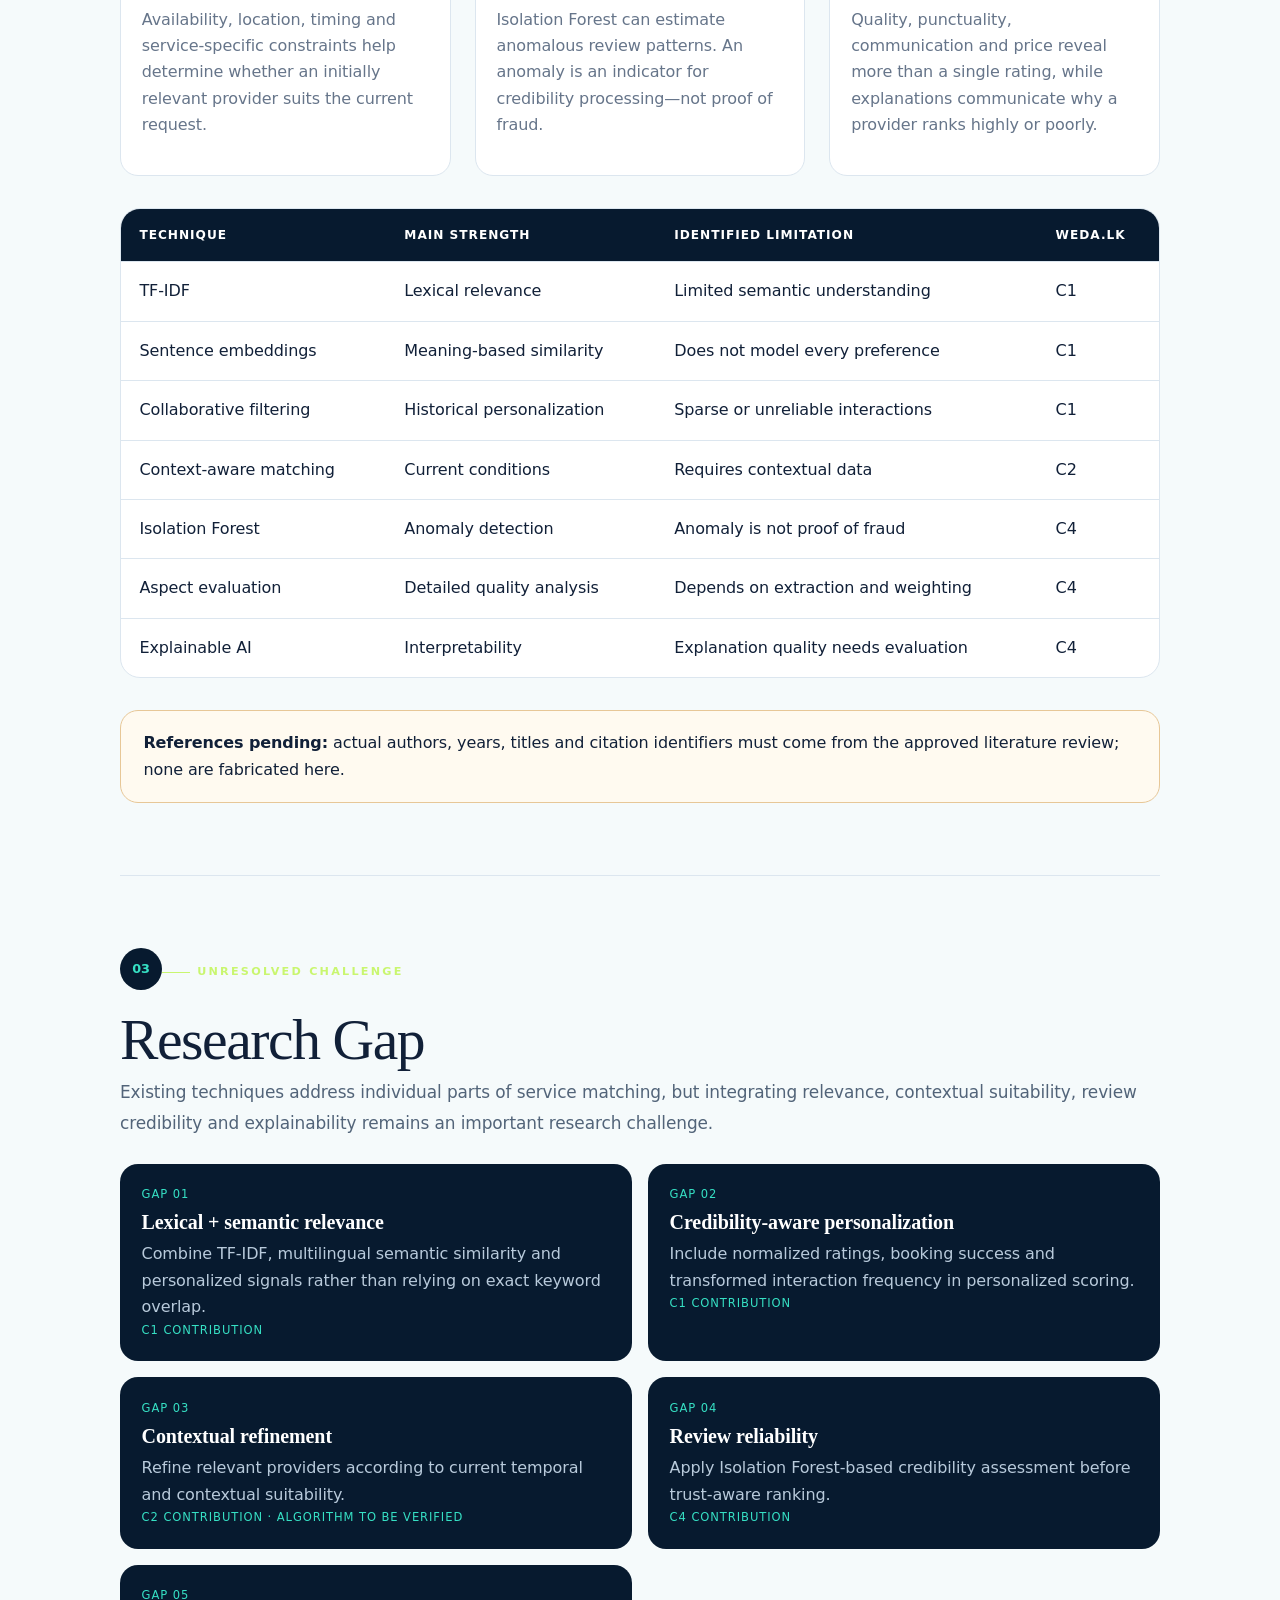
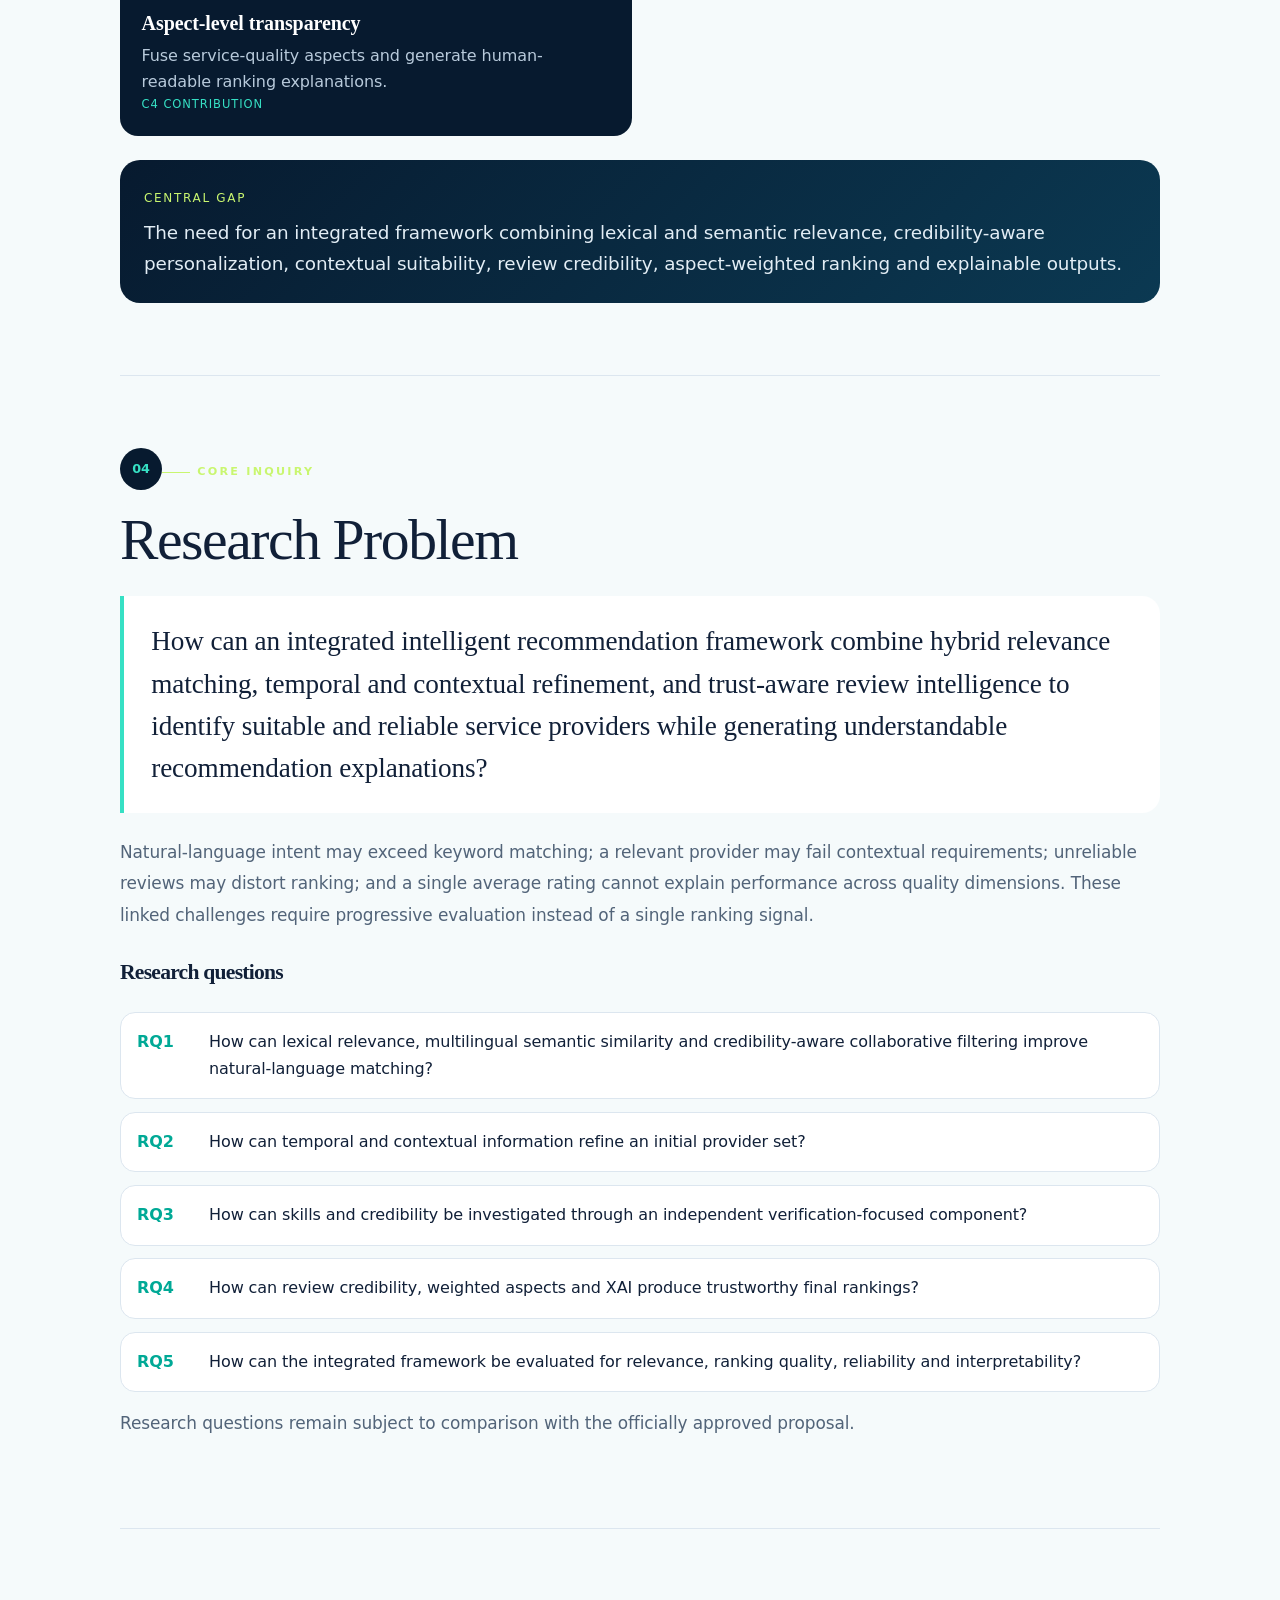
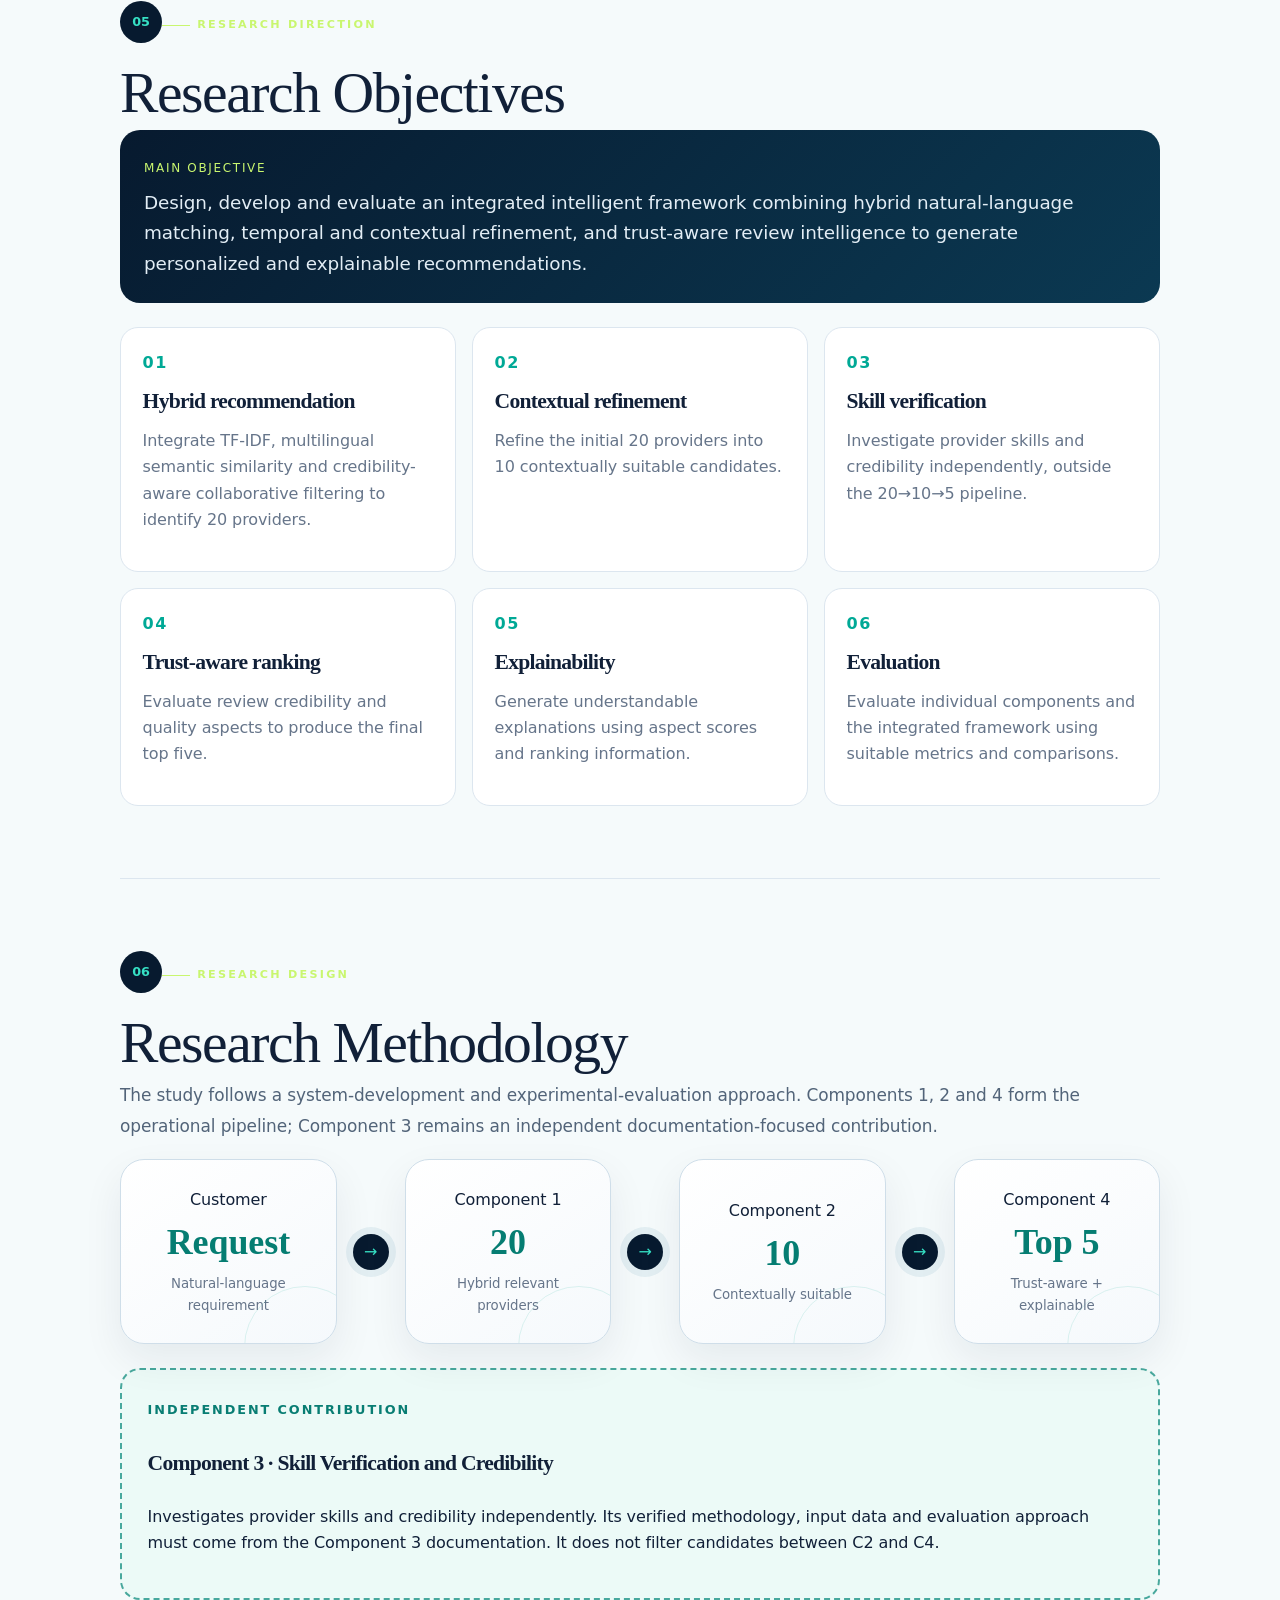
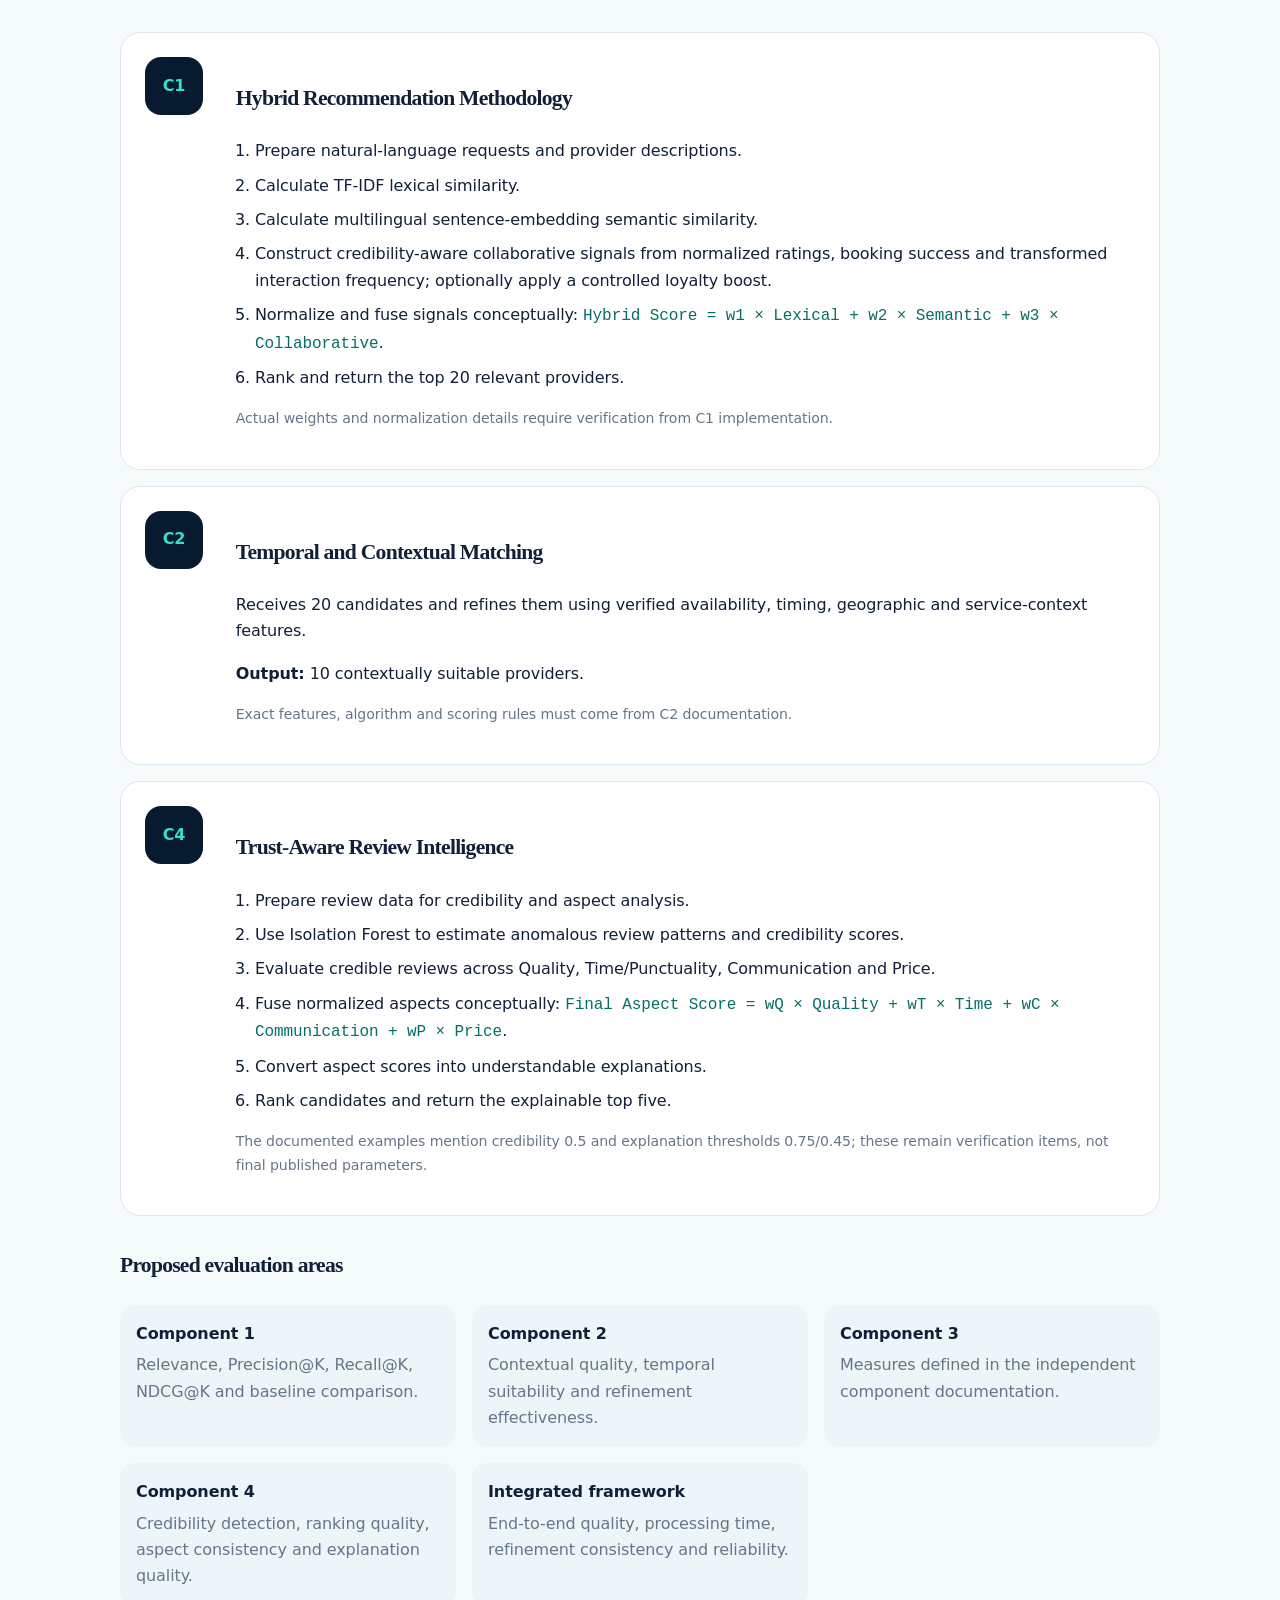
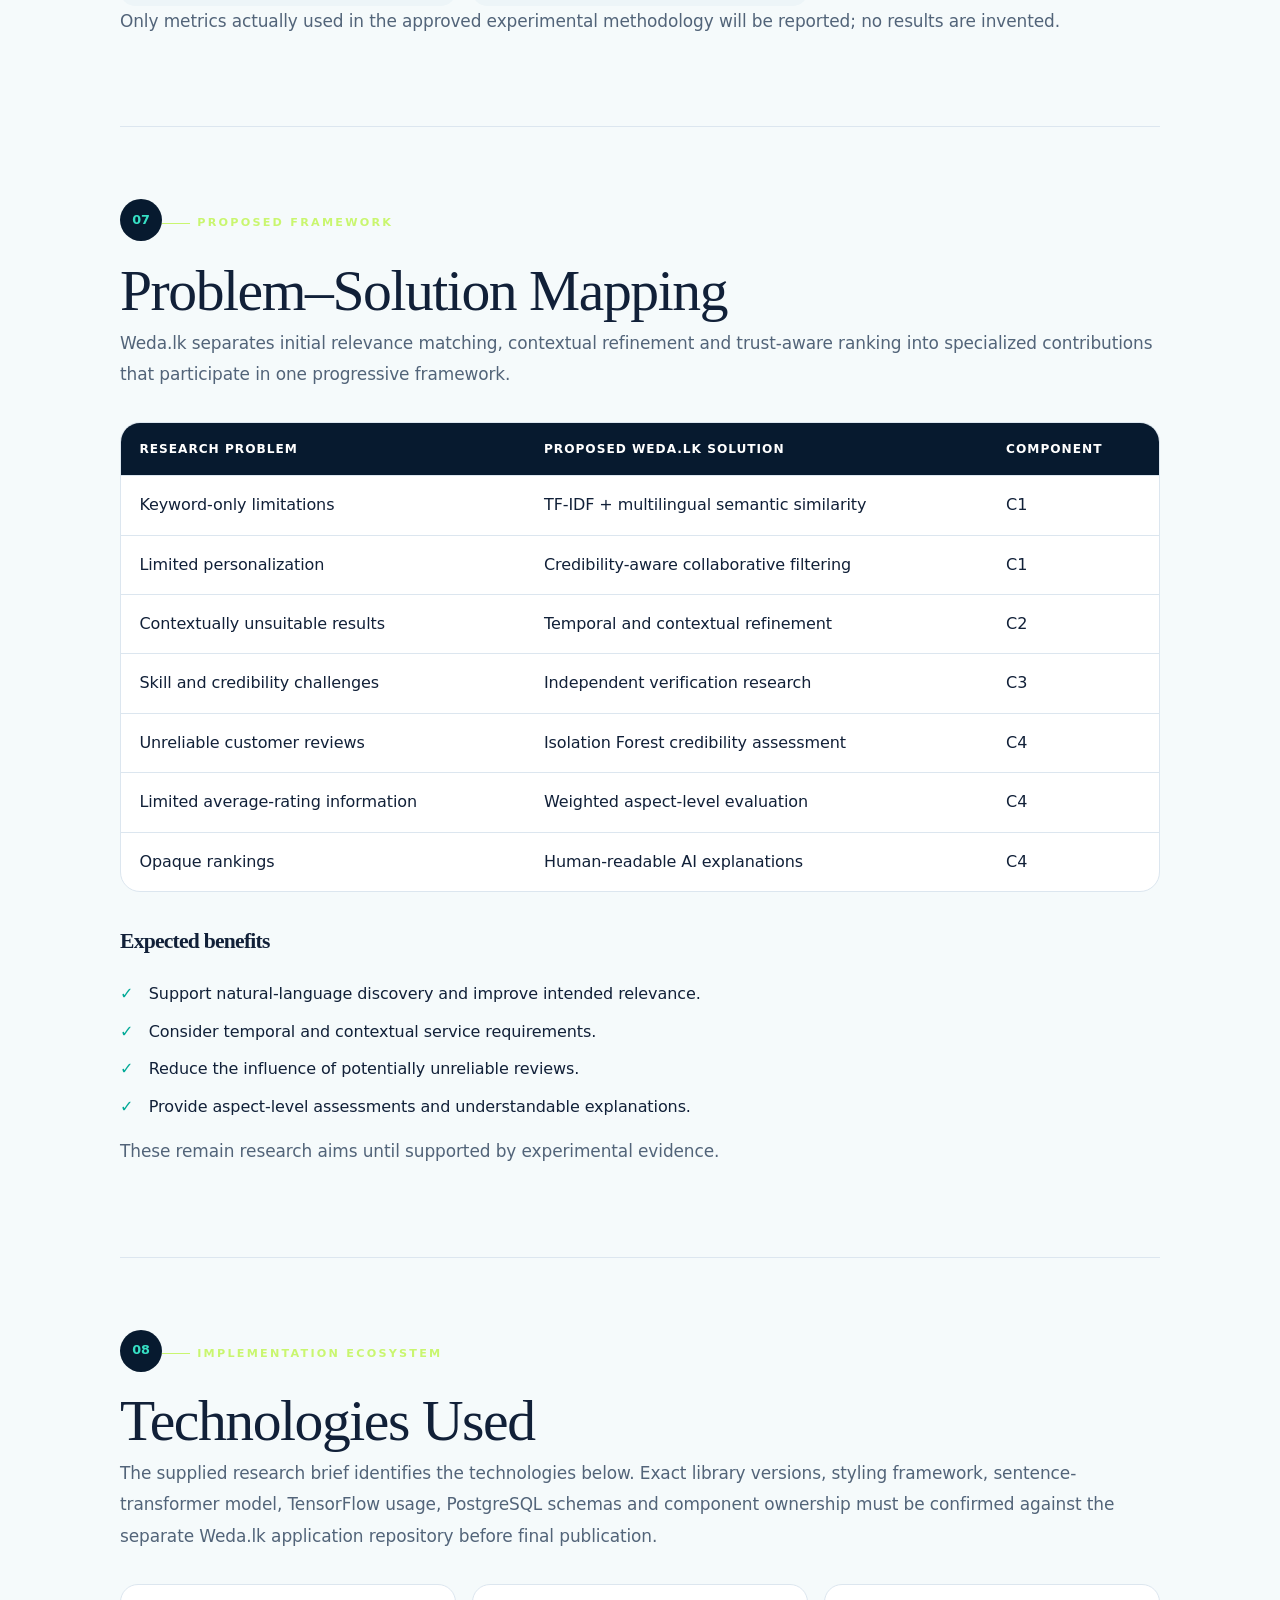
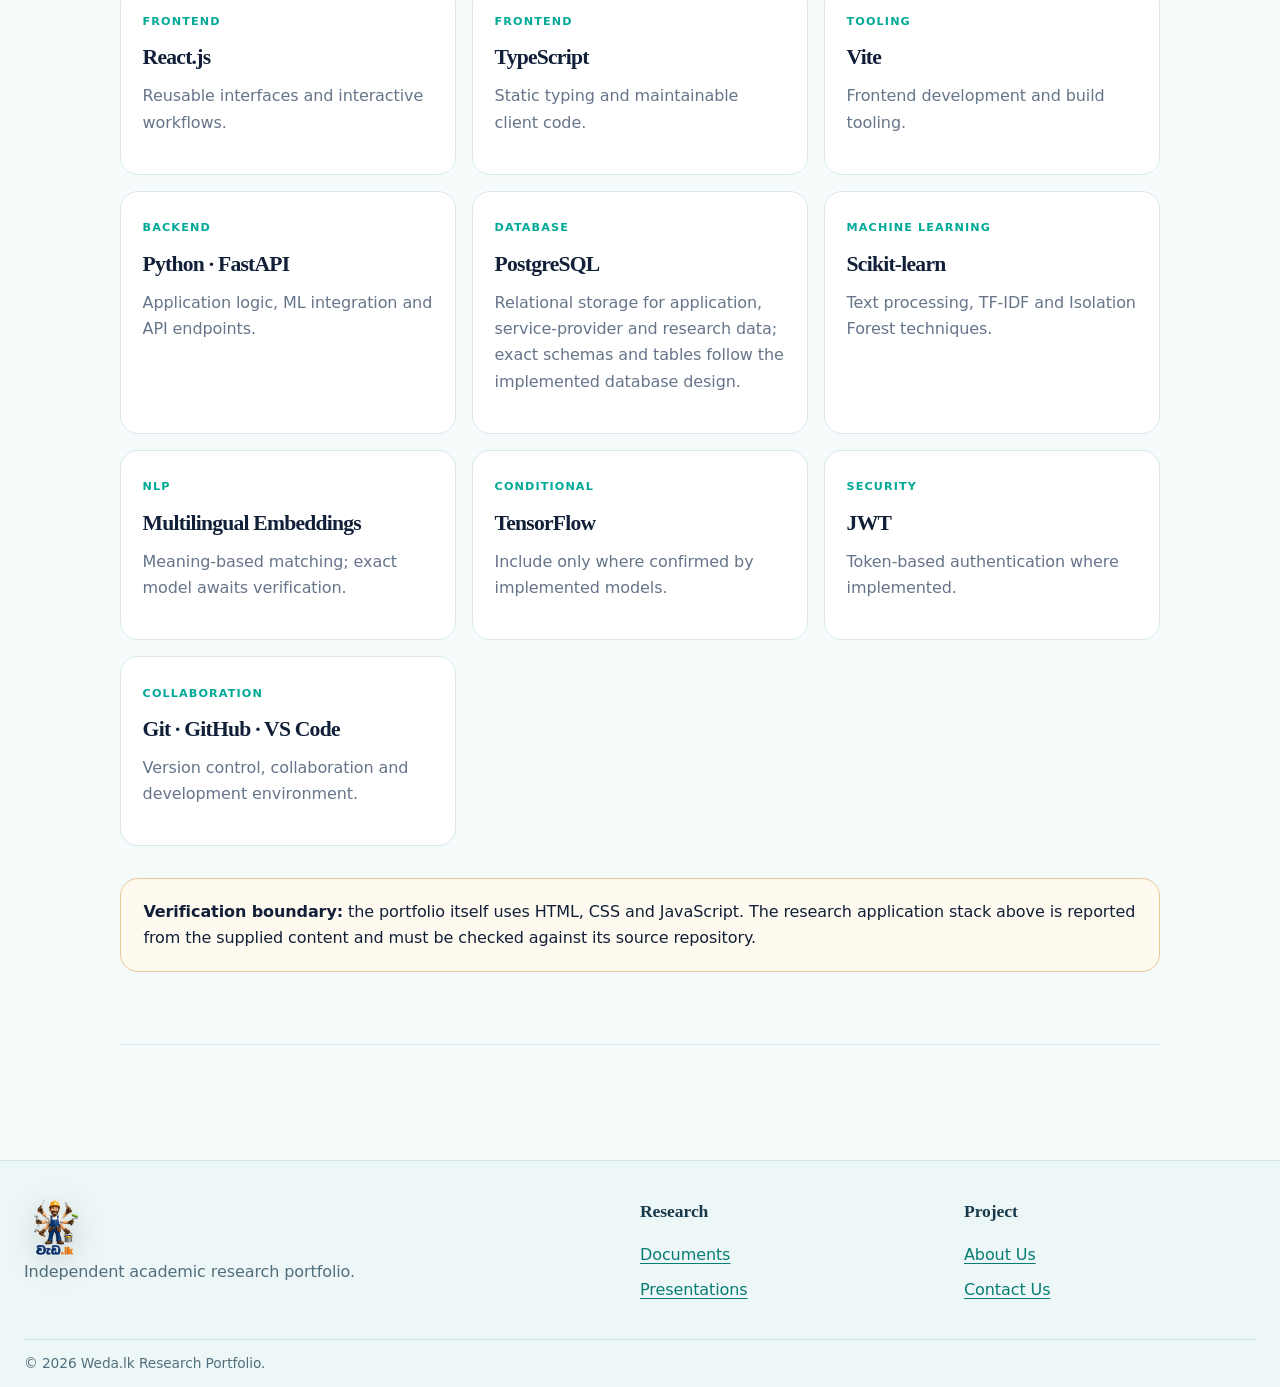
<file: domain.html>
<!doctype html><html lang="en"><head><meta charset="utf-8"><meta name="viewport" content="width=device-width,initial-scale=1"><title>Project Scope | Weda.lk Research</title><meta name="description" content="Research background, literature, gap, problem, objectives, methodology, solutions and technologies of Weda.lk."><meta property="og:title" content="Weda.lk Project Scope"><meta property="og:type" content="website"><link rel="icon" type="image/png" href="./assets/icons/Logo.png"><link rel="stylesheet" href="./css/style.css"><link rel="stylesheet" href="./css/enhancements.css"><script defer src="./js/main.js"></script></head><body><a class="skip-link" href="#main">Skip to content</a>
<header class="site-header"><nav class="container nav-wrap" aria-label="Primary"><a class="brand" href="./index.html" aria-label="Weda.lk Research home"><img class="brand-logo" src="./assets/icons/Logo.png" alt="Weda.lk"></a><button class="menu-toggle" aria-expanded="false" aria-controls="primary-nav">Menu</button><ul class="nav-list" id="primary-nav"><li><a href="./index.html">Home</a></li><li><a aria-current="page" href="./domain.html">Project Scope</a></li><li><a href="./milestones.html">Milestones</a></li><li><a href="./documents.html">Documents</a></li><li><a href="./presentations.html">Presentations</a></li><li><a href="./about.html">About Us</a></li><li><a href="./contact.html">Contact Us</a></li></ul></nav></header>
<main id="main"><section class="page-hero"><div class="container"><span class="eyebrow">Project scope</span><h1>Researching reliable, contextual service matching.</h1><p>An integrated framework combining hybrid natural-language recommendation, temporal and contextual refinement, and trust-aware review intelligence.</p></div></section>
<nav class="scope-nav" aria-label="Project scope sections"><div class="container anchor-nav"><a href="#background">Background</a><a href="#literature">Literature</a><a href="#gap">Research gap</a><a href="#problem">Problem</a><a href="#objectives">Objectives</a><a href="#methodology">Methodology</a><a href="#solutions">Solutions</a><a href="#technology">Technology</a></div></nav>
<div class="container section"><article class="prose scope-prose"><div class="notice notice-warning"><strong>Academic accuracy:</strong> intended contributions are not experimental claims. Scholarly references, final parameters, algorithm weights and results will be published only after verification against approved research documentation.</div>

<section id="background" data-scope-section><span class="section-number">01</span><span class="eyebrow">Research context</span><h2>Research Background</h2><h3>Introduction</h3><p>The rapid growth of digital service platforms has transformed how customers discover professionals, compare services and evaluate providers through ratings and feedback. Yet identifying a suitable and trustworthy provider remains difficult. Traditional platforms commonly rely on keywords, predefined categories, average ratings and basic filters that may not capture an individual customer's requirements, context or trust expectations.</p><p>Customers frequently describe a service problem, expected completion time, preferred location and other requirements in a single natural-language request. A recommendation system must understand both the meaning of that request and the characteristics of available providers. Selection also depends on availability, contextual suitability, previous experiences, review reliability and service quality—not skills alone.</p><div class="grid grid-2 scope-highlight"><article class="scope-card"><span class="kicker">Motivation</span><h3>Beyond category matching</h3><p>A category match may still be unavailable, contextually unsuitable or supported by unreliable feedback. A high average rating alone does not fully represent service quality.</p></article><article class="scope-card"><span class="kicker">Proposed research</span><h3>An integrated framework</h3><p>Weda.lk combines lexical and semantic matching, credibility-aware personalization, contextual refinement, review credibility, aspect-level quality and explainable ranking.</p></article></div><h3>Expected significance</h3><ul class="check-list"><li>More relevant service-provider recommendations.</li><li>Improved understanding of natural-language service requests.</li><li>Context-sensitive matching and better consideration of review credibility.</li><li>Transparent, explainable provider rankings.</li><li>An integrated framework for service-provider recommendation research.</li></ul><p class="form-help">These are intended research contributions, not claims of experimentally verified improvement.</p></section>

<section id="literature" data-scope-section><span class="section-number">02</span><span class="eyebrow">Related work</span><h2>Literature Survey</h2><p>The research draws upon content-based filtering, semantic text representation, collaborative filtering, context-aware recommendation, review credibility analysis and explainable AI. Each addresses a different aspect of service-provider matching.</p><div class="grid grid-3 literature-grid"><article class="scope-card"><h3>Content-based recommendation</h3><p>TF-IDF represents word importance and supports lexical comparison between requests and provider descriptions, but may struggle when similar concepts use different words.</p></article><article class="scope-card"><h3>Semantic recommendation</h3><p>Multilingual sentence embeddings represent meaning as vectors, complementing lexical matching when wording or language varies.</p></article><article class="scope-card"><h3>Collaborative filtering</h3><p>Historical ratings, selections and interaction patterns support personalization, although interaction frequency alone does not establish provider reliability.</p></article><article class="scope-card"><h3>Context-aware recommendation</h3><p>Availability, location, timing and service-specific constraints help determine whether an initially relevant provider suits the current request.</p></article><article class="scope-card"><h3>Review credibility</h3><p>Isolation Forest can estimate anomalous review patterns. An anomaly is an indicator for credibility processing—not proof of fraud.</p></article><article class="scope-card"><h3>Aspect evaluation &amp; XAI</h3><p>Quality, punctuality, communication and price reveal more than a single rating, while explanations communicate why a provider ranks highly or poorly.</p></article></div><div class="table-wrap"><table><thead><tr><th>Technique</th><th>Main strength</th><th>Identified limitation</th><th>Weda.lk</th></tr></thead><tbody><tr><td>TF-IDF</td><td>Lexical relevance</td><td>Limited semantic understanding</td><td>C1</td></tr><tr><td>Sentence embeddings</td><td>Meaning-based similarity</td><td>Does not model every preference</td><td>C1</td></tr><tr><td>Collaborative filtering</td><td>Historical personalization</td><td>Sparse or unreliable interactions</td><td>C1</td></tr><tr><td>Context-aware matching</td><td>Current conditions</td><td>Requires contextual data</td><td>C2</td></tr><tr><td>Isolation Forest</td><td>Anomaly detection</td><td>Anomaly is not proof of fraud</td><td>C4</td></tr><tr><td>Aspect evaluation</td><td>Detailed quality analysis</td><td>Depends on extraction and weighting</td><td>C4</td></tr><tr><td>Explainable AI</td><td>Interpretability</td><td>Explanation quality needs evaluation</td><td>C4</td></tr></tbody></table></div><div class="notice notice-warning"><strong>References pending:</strong> actual authors, years, titles and citation identifiers must come from the approved literature review; none are fabricated here.</div></section>

<section id="gap" data-scope-section><span class="section-number">03</span><span class="eyebrow">Unresolved challenge</span><h2>Research Gap</h2><p>Existing techniques address individual parts of service matching, but integrating relevance, contextual suitability, review credibility and explainability remains an important research challenge.</p><div class="gap-grid"><article><span>Gap 01</span><strong>Lexical + semantic relevance</strong><p>Combine TF-IDF, multilingual semantic similarity and personalized signals rather than relying on exact keyword overlap.</p><small>C1 contribution</small></article><article><span>Gap 02</span><strong>Credibility-aware personalization</strong><p>Include normalized ratings, booking success and transformed interaction frequency in personalized scoring.</p><small>C1 contribution</small></article><article><span>Gap 03</span><strong>Contextual refinement</strong><p>Refine relevant providers according to current temporal and contextual suitability.</p><small>C2 contribution · algorithm to be verified</small></article><article><span>Gap 04</span><strong>Review reliability</strong><p>Apply Isolation Forest-based credibility assessment before trust-aware ranking.</p><small>C4 contribution</small></article><article><span>Gap 05</span><strong>Aspect-level transparency</strong><p>Fuse service-quality aspects and generate human-readable ranking explanations.</p><small>C4 contribution</small></article></div><div class="objective-main"><span>Central gap</span><p>The need for an integrated framework combining lexical and semantic relevance, credibility-aware personalization, contextual suitability, review credibility, aspect-weighted ranking and explainable outputs.</p></div></section>

<section id="problem" data-scope-section><span class="section-number">04</span><span class="eyebrow">Core inquiry</span><h2>Research Problem</h2><blockquote>How can an integrated intelligent recommendation framework combine hybrid relevance matching, temporal and contextual refinement, and trust-aware review intelligence to identify suitable and reliable service providers while generating understandable recommendation explanations?</blockquote><p>Natural-language intent may exceed keyword matching; a relevant provider may fail contextual requirements; unreliable reviews may distort ranking; and a single average rating cannot explain performance across quality dimensions. These linked challenges require progressive evaluation instead of a single ranking signal.</p><h3>Research questions</h3><ol class="research-questions"><li><strong>RQ1</strong><span>How can lexical relevance, multilingual semantic similarity and credibility-aware collaborative filtering improve natural-language matching?</span></li><li><strong>RQ2</strong><span>How can temporal and contextual information refine an initial provider set?</span></li><li><strong>RQ3</strong><span>How can skills and credibility be investigated through an independent verification-focused component?</span></li><li><strong>RQ4</strong><span>How can review credibility, weighted aspects and XAI produce trustworthy final rankings?</span></li><li><strong>RQ5</strong><span>How can the integrated framework be evaluated for relevance, ranking quality, reliability and interpretability?</span></li></ol><p class="form-help">Research questions remain subject to comparison with the officially approved proposal.</p></section>

<section id="objectives" data-scope-section><span class="section-number">05</span><span class="eyebrow">Research direction</span><h2>Research Objectives</h2><div class="objective-main"><span>Main objective</span><p>Design, develop and evaluate an integrated intelligent framework combining hybrid natural-language matching, temporal and contextual refinement, and trust-aware review intelligence to generate personalized and explainable recommendations.</p></div><div class="objective-grid"><article><b>01</b><h3>Hybrid recommendation</h3><p>Integrate TF-IDF, multilingual semantic similarity and credibility-aware collaborative filtering to identify 20 providers.</p></article><article><b>02</b><h3>Contextual refinement</h3><p>Refine the initial 20 providers into 10 contextually suitable candidates.</p></article><article><b>03</b><h3>Skill verification</h3><p>Investigate provider skills and credibility independently, outside the 20→10→5 pipeline.</p></article><article><b>04</b><h3>Trust-aware ranking</h3><p>Evaluate review credibility and quality aspects to produce the final top five.</p></article><article><b>05</b><h3>Explainability</h3><p>Generate understandable explanations using aspect scores and ranking information.</p></article><article><b>06</b><h3>Evaluation</h3><p>Evaluate individual components and the integrated framework using suitable metrics and comparisons.</p></article></div></section>

<section id="methodology" data-scope-section><span class="section-number">06</span><span class="eyebrow">Research design</span><h2>Research Methodology</h2><p>The study follows a system-development and experimental-evaluation approach. Components 1, 2 and 4 form the operational pipeline; Component 3 remains an independent documentation-focused contribution.</p><div class="flow methodology-flow" aria-label="Weda recommendation pipeline"><div class="flow-step"><span>Customer</span><strong>Request</strong><small>Natural-language requirement</small></div><span class="flow-arrow">→</span><div class="flow-step"><span>Component 1</span><strong>20</strong><small>Hybrid relevant providers</small></div><span class="flow-arrow">→</span><div class="flow-step"><span>Component 2</span><strong>10</strong><small>Contextually suitable</small></div><span class="flow-arrow">→</span><div class="flow-step"><span>Component 4</span><strong>Top 5</strong><small>Trust-aware + explainable</small></div></div><aside class="independent-panel"><span class="kicker">Independent contribution</span><h3>Component 3 · Skill Verification and Credibility</h3><p>Investigates provider skills and credibility independently. Its verified methodology, input data and evaluation approach must come from the Component 3 documentation. It does not filter candidates between C2 and C4.</p></aside>
<div class="component-method"><article><span>C1</span><div><h3>Hybrid Recommendation Methodology</h3><ol><li>Prepare natural-language requests and provider descriptions.</li><li>Calculate TF-IDF lexical similarity.</li><li>Calculate multilingual sentence-embedding semantic similarity.</li><li>Construct credibility-aware collaborative signals from normalized ratings, booking success and transformed interaction frequency; optionally apply a controlled loyalty boost.</li><li>Normalize and fuse signals conceptually: <code>Hybrid Score = w1 × Lexical + w2 × Semantic + w3 × Collaborative</code>.</li><li>Rank and return the top 20 relevant providers.</li></ol><p class="form-help">Actual weights and normalization details require verification from C1 implementation.</p></div></article><article><span>C2</span><div><h3>Temporal and Contextual Matching</h3><p>Receives 20 candidates and refines them using verified availability, timing, geographic and service-context features.</p><p><strong>Output:</strong> 10 contextually suitable providers.</p><p class="form-help">Exact features, algorithm and scoring rules must come from C2 documentation.</p></div></article><article><span>C4</span><div><h3>Trust-Aware Review Intelligence</h3><ol><li>Prepare review data for credibility and aspect analysis.</li><li>Use Isolation Forest to estimate anomalous review patterns and credibility scores.</li><li>Evaluate credible reviews across Quality, Time/Punctuality, Communication and Price.</li><li>Fuse normalized aspects conceptually: <code>Final Aspect Score = wQ × Quality + wT × Time + wC × Communication + wP × Price</code>.</li><li>Convert aspect scores into understandable explanations.</li><li>Rank candidates and return the explainable top five.</li></ol><p class="form-help">The documented examples mention credibility 0.5 and explanation thresholds 0.75/0.45; these remain verification items, not final published parameters.</p></div></article></div>
<h3>Proposed evaluation areas</h3><div class="evaluation-grid"><article><strong>Component 1</strong><p>Relevance, Precision@K, Recall@K, NDCG@K and baseline comparison.</p></article><article><strong>Component 2</strong><p>Contextual quality, temporal suitability and refinement effectiveness.</p></article><article><strong>Component 3</strong><p>Measures defined in the independent component documentation.</p></article><article><strong>Component 4</strong><p>Credibility detection, ranking quality, aspect consistency and explanation quality.</p></article><article><strong>Integrated framework</strong><p>End-to-end quality, processing time, refinement consistency and reliability.</p></article></div><p class="form-help">Only metrics actually used in the approved experimental methodology will be reported; no results are invented.</p></section>

<section id="solutions" data-scope-section><span class="section-number">07</span><span class="eyebrow">Proposed framework</span><h2>Problem–Solution Mapping</h2><p>Weda.lk separates initial relevance matching, contextual refinement and trust-aware ranking into specialized contributions that participate in one progressive framework.</p><div class="table-wrap"><table><thead><tr><th>Research problem</th><th>Proposed Weda.lk solution</th><th>Component</th></tr></thead><tbody><tr><td>Keyword-only limitations</td><td>TF-IDF + multilingual semantic similarity</td><td>C1</td></tr><tr><td>Limited personalization</td><td>Credibility-aware collaborative filtering</td><td>C1</td></tr><tr><td>Contextually unsuitable results</td><td>Temporal and contextual refinement</td><td>C2</td></tr><tr><td>Skill and credibility challenges</td><td>Independent verification research</td><td>C3</td></tr><tr><td>Unreliable customer reviews</td><td>Isolation Forest credibility assessment</td><td>C4</td></tr><tr><td>Limited average-rating information</td><td>Weighted aspect-level evaluation</td><td>C4</td></tr><tr><td>Opaque rankings</td><td>Human-readable AI explanations</td><td>C4</td></tr></tbody></table></div><h3>Expected benefits</h3><ul class="check-list"><li>Support natural-language discovery and improve intended relevance.</li><li>Consider temporal and contextual service requirements.</li><li>Reduce the influence of potentially unreliable reviews.</li><li>Provide aspect-level assessments and understandable explanations.</li></ul><p class="form-help">These remain research aims until supported by experimental evidence.</p></section>

<section id="technology" data-scope-section><span class="section-number">08</span><span class="eyebrow">Implementation ecosystem</span><h2>Technologies Used</h2><p>The supplied research brief identifies the technologies below. Exact library versions, styling framework, sentence-transformer model, TensorFlow usage, PostgreSQL schemas and component ownership must be confirmed against the separate Weda.lk application repository before final publication.</p><div class="tech-grid"><article><span>Frontend</span><h3>React.js</h3><p>Reusable interfaces and interactive workflows.</p></article><article><span>Frontend</span><h3>TypeScript</h3><p>Static typing and maintainable client code.</p></article><article><span>Tooling</span><h3>Vite</h3><p>Frontend development and build tooling.</p></article><article><span>Backend</span><h3>Python · FastAPI</h3><p>Application logic, ML integration and API endpoints.</p></article><article><span>Database</span><h3>PostgreSQL</h3><p>Relational storage for application, service-provider and research data; exact schemas and tables follow the implemented database design.</p></article><article><span>Machine Learning</span><h3>Scikit-learn</h3><p>Text processing, TF-IDF and Isolation Forest techniques.</p></article><article><span>NLP</span><h3>Multilingual Embeddings</h3><p>Meaning-based matching; exact model awaits verification.</p></article><article><span>Conditional</span><h3>TensorFlow</h3><p>Include only where confirmed by implemented models.</p></article><article><span>Security</span><h3>JWT</h3><p>Token-based authentication where implemented.</p></article><article><span>Collaboration</span><h3>Git · GitHub · VS Code</h3><p>Version control, collaboration and development environment.</p></article></div><div class="notice notice-warning"><strong>Verification boundary:</strong> the portfolio itself uses HTML, CSS and JavaScript. The research application stack above is reported from the supplied content and must be checked against its source repository.</div></section>
</article></div></main>
<footer class="site-footer"><div class="container footer-grid"><div><a class="brand" href="./index.html" aria-label="Weda.lk Research home"><img class="brand-logo" src="./assets/icons/Logo.png" alt="Weda.lk"></a><p>Independent academic research portfolio.</p></div><div><strong>Research</strong><ul><li><a href="./documents.html">Documents</a></li><li><a href="./presentations.html">Presentations</a></li></ul></div><div><strong>Project</strong><ul><li><a href="./about.html">About Us</a></li><li><a href="./contact.html">Contact Us</a></li></ul></div></div><div class="container subfooter">© <span data-year>2026</span> Weda.lk Research Portfolio.</div></footer></body></html>
</file>
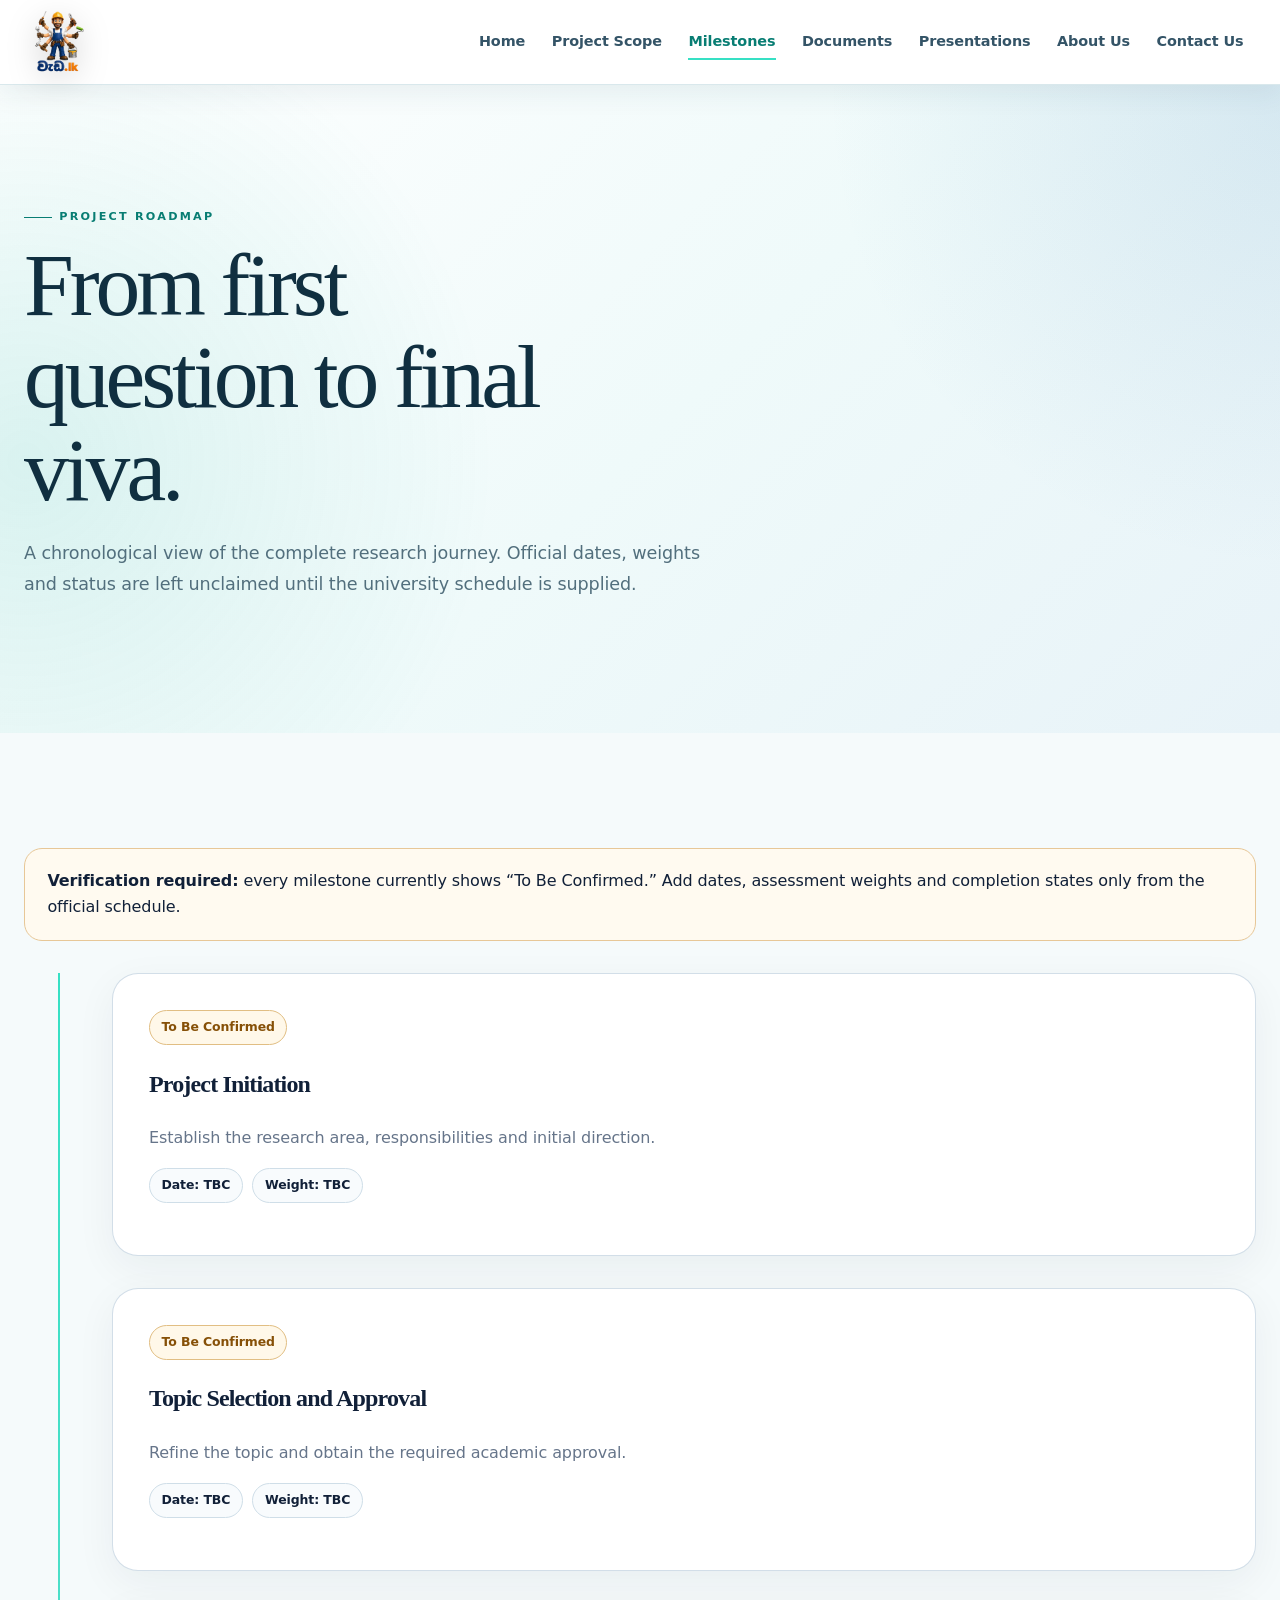
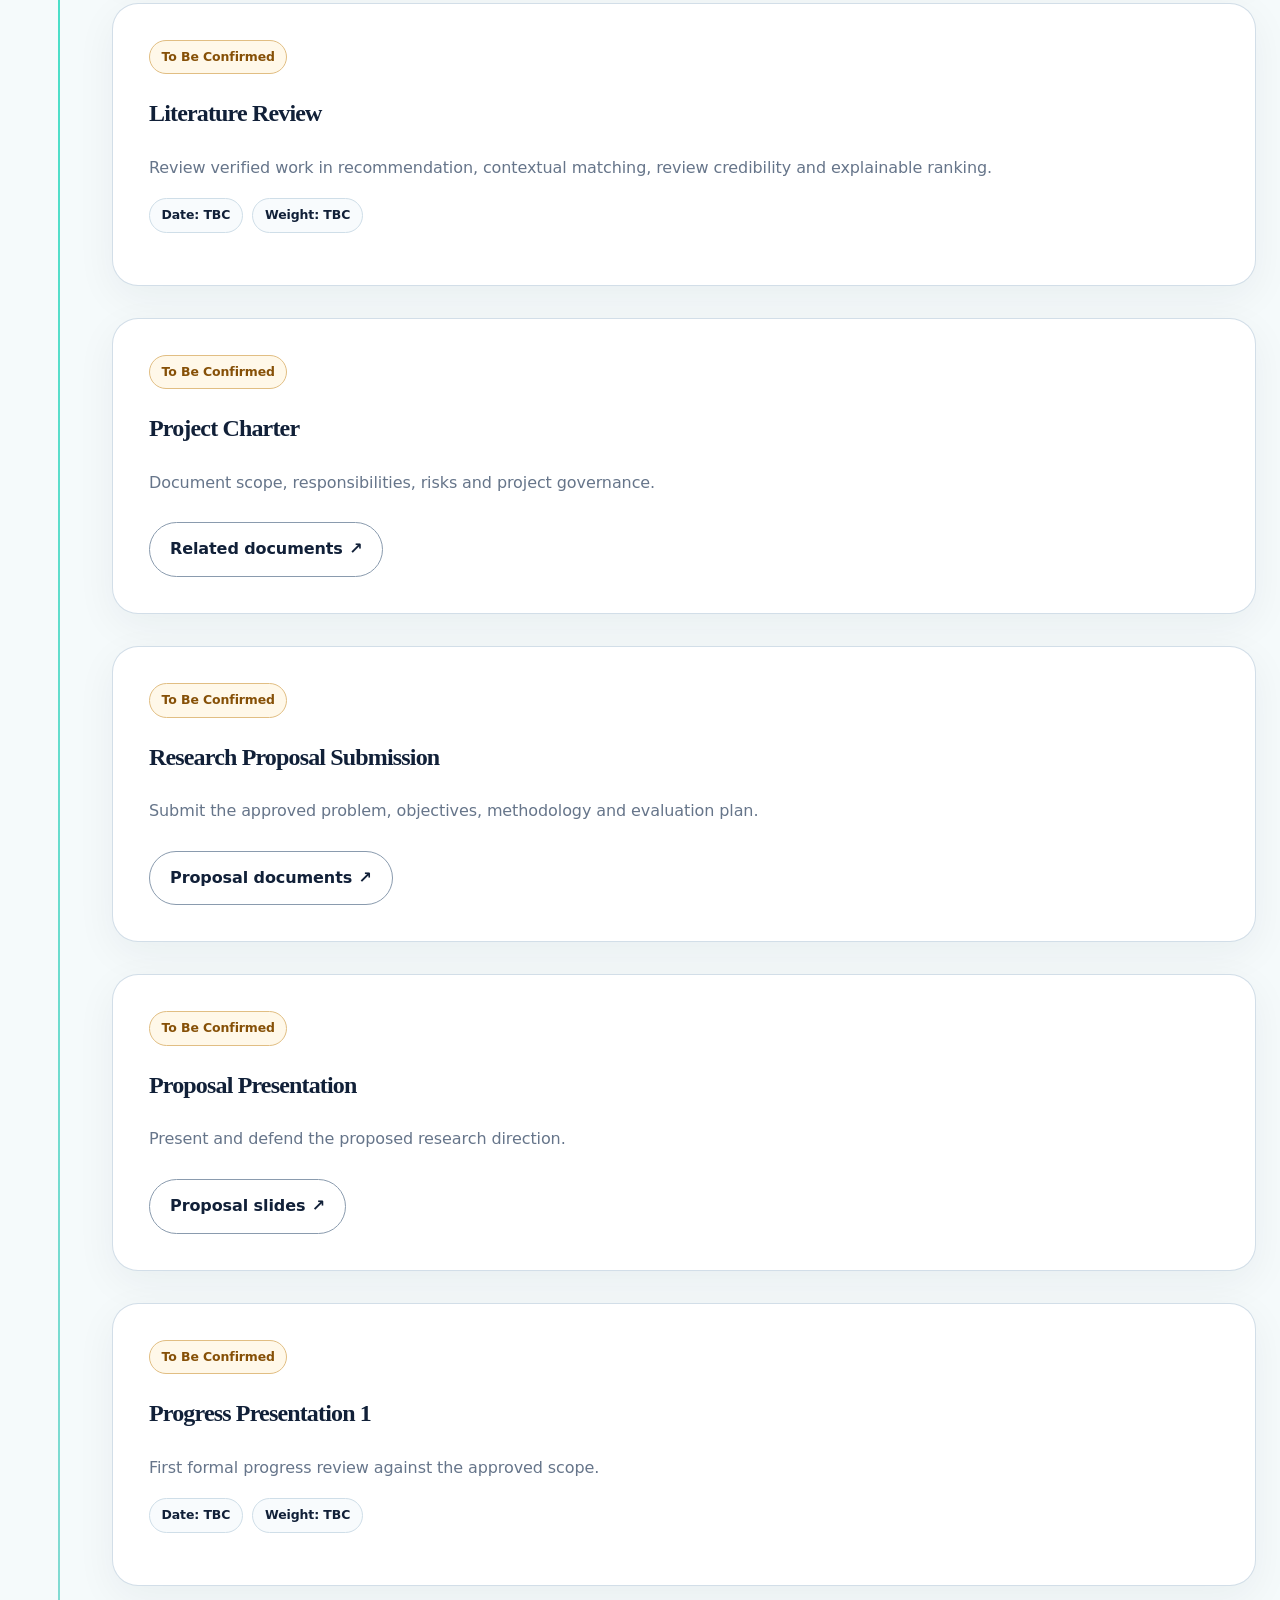
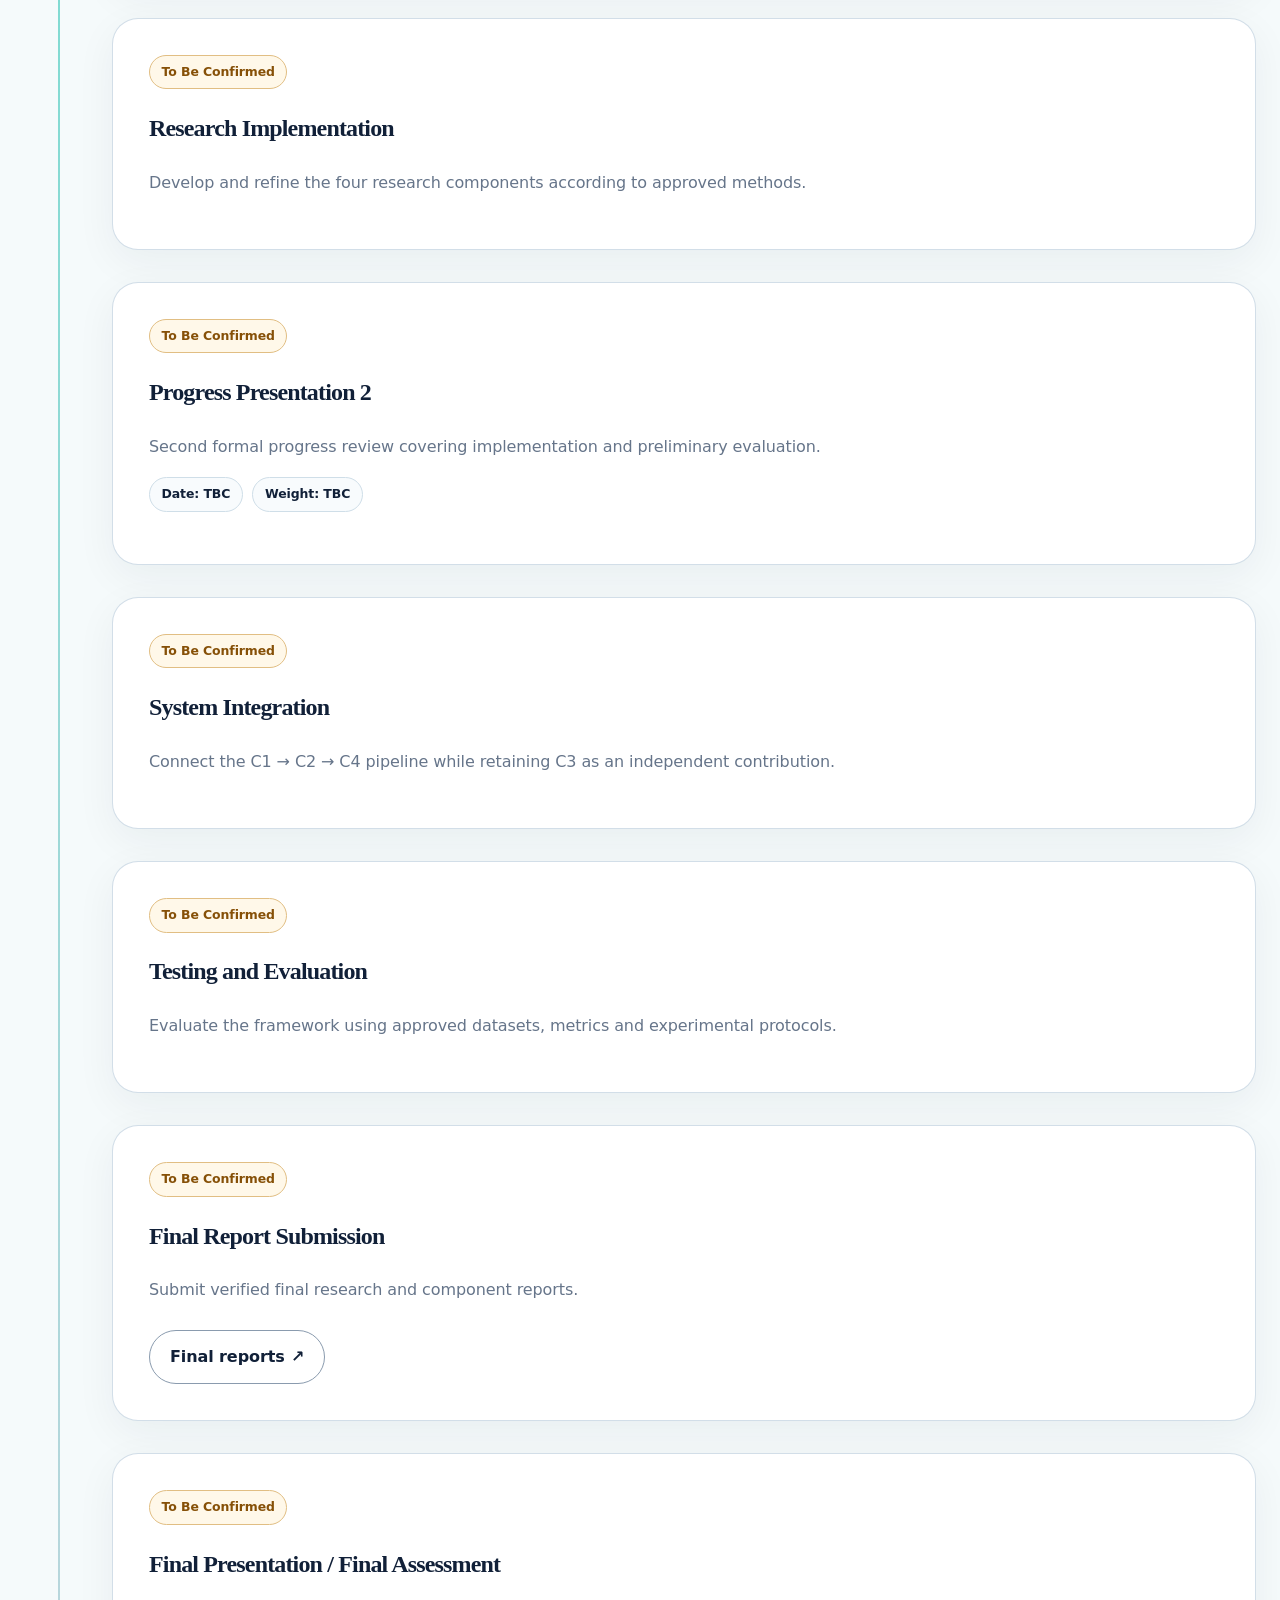
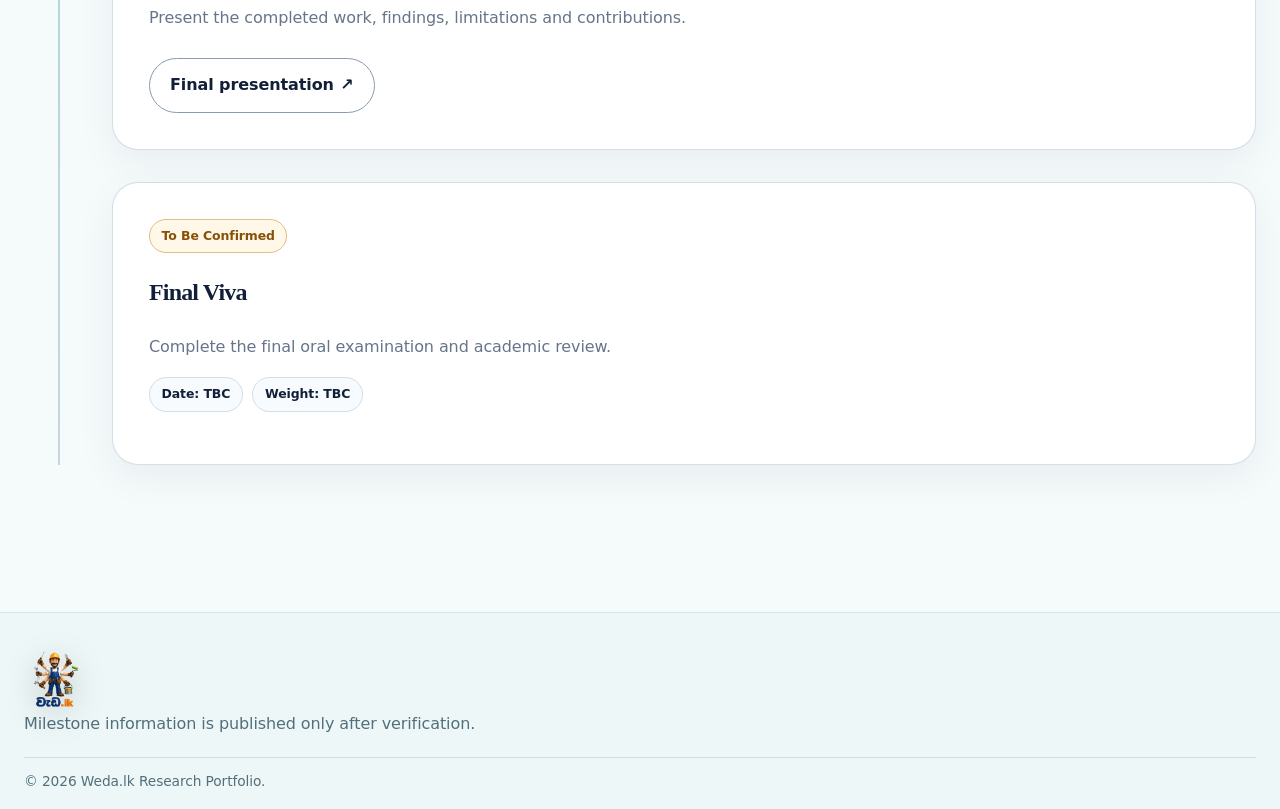
<file: milestones.html>
<!doctype html><html lang="en"><head><meta charset="utf-8"><meta name="viewport" content="width=device-width,initial-scale=1"><title>Milestones | Weda.lk Research</title><meta name="description" content="Weda.lk academic research timeline from project initiation through the final viva."><meta property="og:title" content="Weda.lk Research Milestones"><meta property="og:type" content="website"><link rel="icon" type="image/png" href="./assets/icons/Logo.png"><link rel="stylesheet" href="./css/style.css"><link rel="stylesheet" href="./css/enhancements.css"><script defer src="./js/main.js"></script></head><body><a class="skip-link" href="#main">Skip to content</a><header class="site-header"><nav class="container nav-wrap" aria-label="Primary"><a class="brand" href="./index.html" aria-label="Weda.lk Research home"><img class="brand-logo" src="./assets/icons/Logo.png" alt="Weda.lk"></a><button class="menu-toggle" aria-expanded="false" aria-controls="primary-nav">Menu</button><ul class="nav-list" id="primary-nav"><li><a href="./index.html">Home</a></li><li><a href="./domain.html">Project Scope</a></li><li><a aria-current="page" href="./milestones.html">Milestones</a></li><li><a href="./documents.html">Documents</a></li><li><a href="./presentations.html">Presentations</a></li><li><a href="./about.html">About Us</a></li><li><a href="./contact.html">Contact Us</a></li></ul></nav></header><main id="main"><section class="page-hero"><div class="container"><span class="eyebrow">Project roadmap</span><h1>From first question to final viva.</h1><p>A chronological view of the complete research journey. Official dates, weights and status are left unclaimed until the university schedule is supplied.</p></div></section><section class="section"><div class="container"><div class="notice notice-warning"><strong>Verification required:</strong> every milestone currently shows “To Be Confirmed.” Add dates, assessment weights and completion states only from the official schedule.</div><div class="timeline" style="margin-top:2rem">
<article class="timeline-item card"><span class="badge pending">To Be Confirmed</span><h2>Project Initiation</h2><p>Establish the research area, responsibilities and initial direction.</p><div class="meta"><span class="badge">Date: TBC</span><span class="badge">Weight: TBC</span></div></article>
<article class="timeline-item card"><span class="badge pending">To Be Confirmed</span><h2>Topic Selection and Approval</h2><p>Refine the topic and obtain the required academic approval.</p><div class="meta"><span class="badge">Date: TBC</span><span class="badge">Weight: TBC</span></div></article>
<article class="timeline-item card"><span class="badge pending">To Be Confirmed</span><h2>Literature Review</h2><p>Review verified work in recommendation, contextual matching, review credibility and explainable ranking.</p><div class="meta"><span class="badge">Date: TBC</span><span class="badge">Weight: TBC</span></div></article>
<article class="timeline-item card"><span class="badge pending">To Be Confirmed</span><h2>Project Charter</h2><p>Document scope, responsibilities, risks and project governance.</p><div class="actions"><a class="button button-secondary" href="./documents.html">Related documents</a></div></article>
<article class="timeline-item card"><span class="badge pending">To Be Confirmed</span><h2>Research Proposal Submission</h2><p>Submit the approved problem, objectives, methodology and evaluation plan.</p><div class="actions"><a class="button button-secondary" href="./documents.html">Proposal documents</a></div></article>
<article class="timeline-item card"><span class="badge pending">To Be Confirmed</span><h2>Proposal Presentation</h2><p>Present and defend the proposed research direction.</p><div class="actions"><a class="button button-secondary" href="./presentations.html">Proposal slides</a></div></article>
<article class="timeline-item card"><span class="badge pending">To Be Confirmed</span><h2>Progress Presentation 1</h2><p>First formal progress review against the approved scope.</p><div class="meta"><span class="badge">Date: TBC</span><span class="badge">Weight: TBC</span></div></article>
<article class="timeline-item card"><span class="badge pending">To Be Confirmed</span><h2>Research Implementation</h2><p>Develop and refine the four research components according to approved methods.</p></article>
<article class="timeline-item card"><span class="badge pending">To Be Confirmed</span><h2>Progress Presentation 2</h2><p>Second formal progress review covering implementation and preliminary evaluation.</p><div class="meta"><span class="badge">Date: TBC</span><span class="badge">Weight: TBC</span></div></article>
<article class="timeline-item card"><span class="badge pending">To Be Confirmed</span><h2>System Integration</h2><p>Connect the C1 → C2 → C4 pipeline while retaining C3 as an independent contribution.</p></article>
<article class="timeline-item card"><span class="badge pending">To Be Confirmed</span><h2>Testing and Evaluation</h2><p>Evaluate the framework using approved datasets, metrics and experimental protocols.</p></article>
<article class="timeline-item card"><span class="badge pending">To Be Confirmed</span><h2>Final Report Submission</h2><p>Submit verified final research and component reports.</p><div class="actions"><a class="button button-secondary" href="./documents.html">Final reports</a></div></article>
<article class="timeline-item card"><span class="badge pending">To Be Confirmed</span><h2>Final Presentation / Final Assessment</h2><p>Present the completed work, findings, limitations and contributions.</p><div class="actions"><a class="button button-secondary" href="./presentations.html">Final presentation</a></div></article>
<article class="timeline-item card"><span class="badge pending">To Be Confirmed</span><h2>Final Viva</h2><p>Complete the final oral examination and academic review.</p><div class="meta"><span class="badge">Date: TBC</span><span class="badge">Weight: TBC</span></div></article>
</div></div></section></main><footer class="site-footer"><div class="container"><a class="brand" href="./index.html" aria-label="Weda.lk Research home"><img class="brand-logo" src="./assets/icons/Logo.png" alt="Weda.lk"></a><p>Milestone information is published only after verification.</p><div class="subfooter">© <span data-year>2026</span> Weda.lk Research Portfolio.</div></div></footer></body></html>
</file>
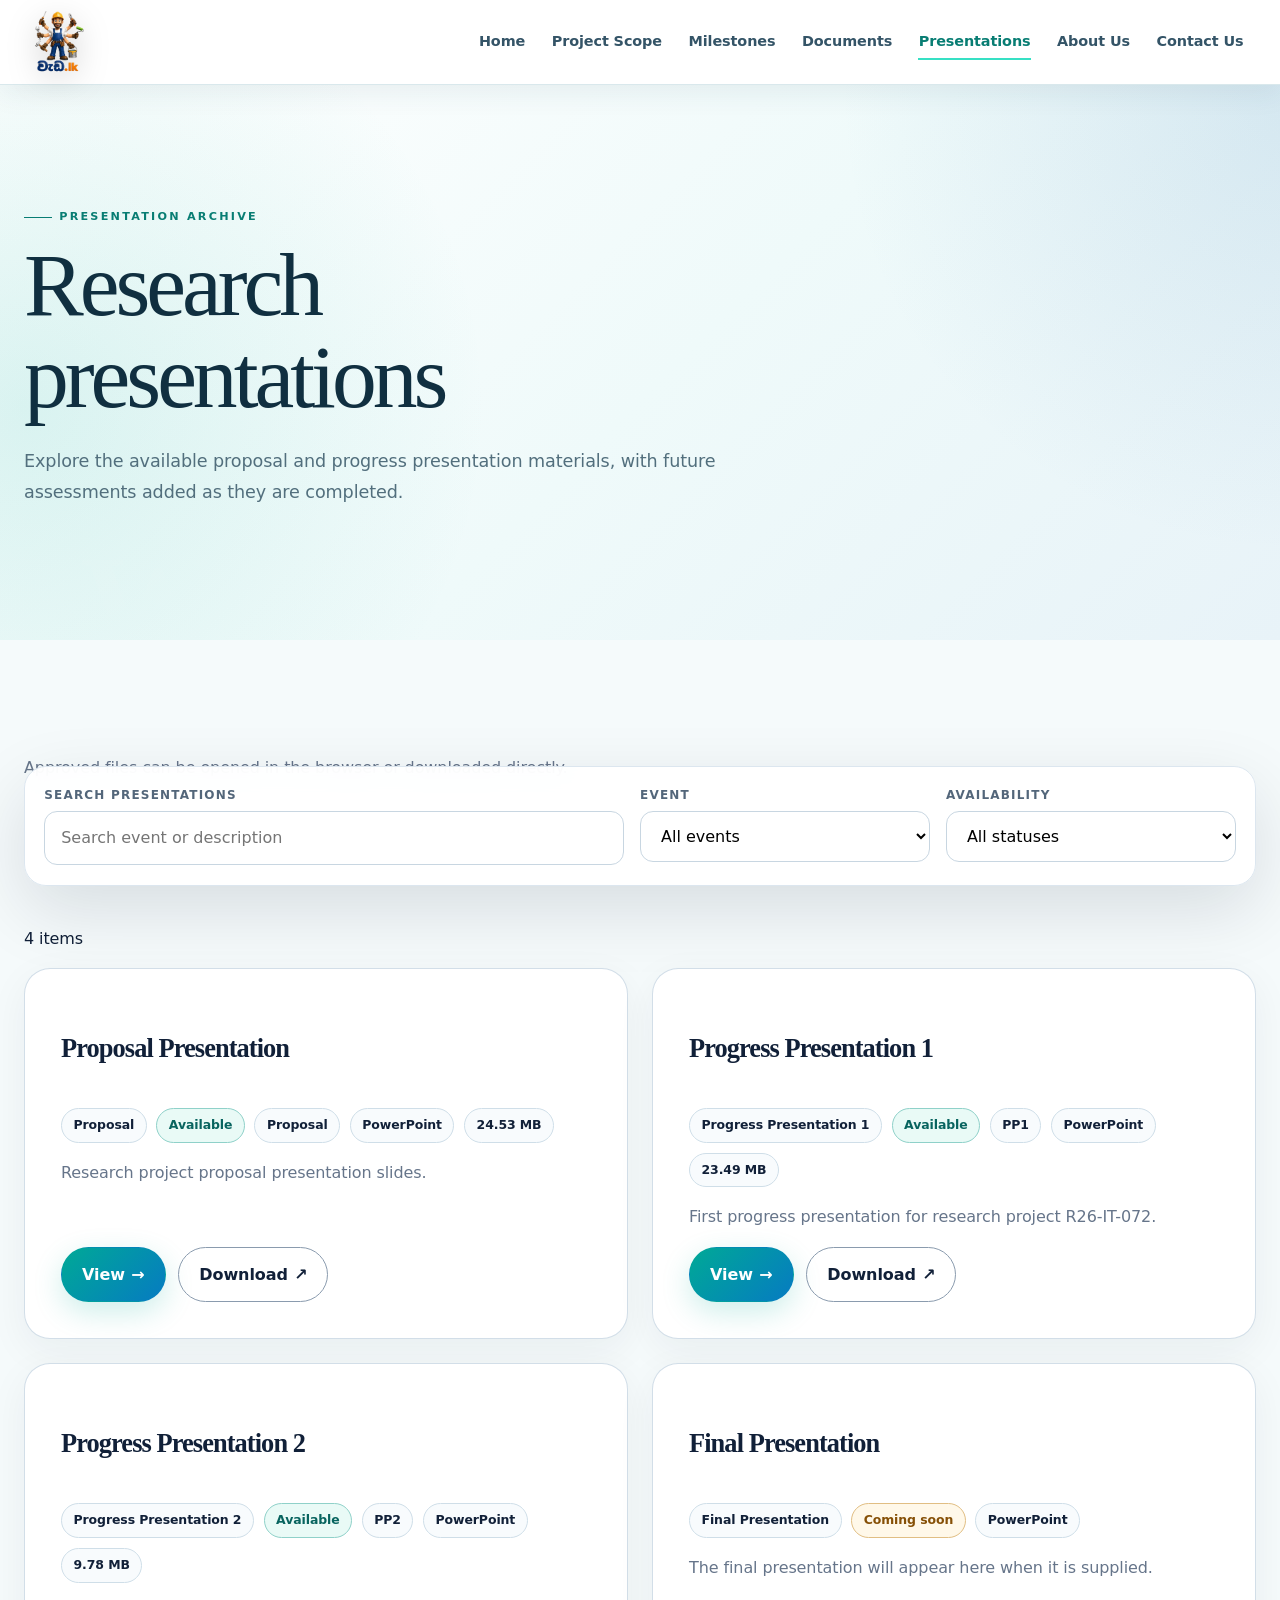
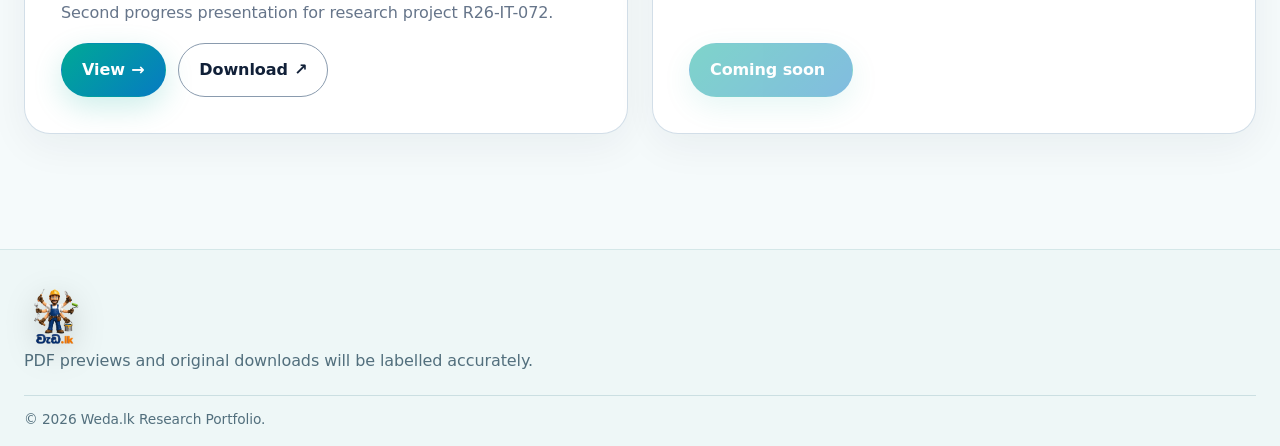
<file: presentations.html>
<!doctype html><html lang="en"><head><meta charset="utf-8"><meta name="viewport" content="width=device-width,initial-scale=1"><title>Presentations | Weda.lk Research</title><meta name="description" content="Weda.lk proposal, progress and final presentation library."><meta property="og:title" content="Weda.lk Research Presentations"><meta property="og:type" content="website"><link rel="icon" type="image/png" href="./assets/icons/Logo.png"><link rel="stylesheet" href="./css/style.css"><link rel="stylesheet" href="./css/enhancements.css"><script defer src="./js/main.js"></script><script defer src="./js/library.js"></script></head><body><a class="skip-link" href="#main">Skip to content</a><header class="site-header"><nav class="container nav-wrap" aria-label="Primary"><a class="brand" href="./index.html" aria-label="Weda.lk Research home"><img class="brand-logo" src="./assets/icons/Logo.png" alt="Weda.lk"></a><button class="menu-toggle" aria-expanded="false" aria-controls="primary-nav">Menu</button><ul class="nav-list" id="primary-nav"><li><a href="./index.html">Home</a></li><li><a href="./domain.html">Project Scope</a></li><li><a href="./milestones.html">Milestones</a></li><li><a href="./documents.html">Documents</a></li><li><a aria-current="page" href="./presentations.html">Presentations</a></li><li><a href="./about.html">About Us</a></li><li><a href="./contact.html">Contact Us</a></li></ul></nav></header><main id="main"><section class="page-hero"><div class="container"><span class="eyebrow">Presentation archive</span><h1>Research presentations</h1><p>Explore the available proposal and progress presentation materials, with future assessments added as they are completed.</p></div></section><section class="section"><div class="container" data-library="./data/presentations.json"><div class="library-toolbar"><p>Approved files can be opened in the browser or downloaded directly.</p></div><noscript><div class="notice notice-warning">Filtering requires JavaScript. Publication status is available in <a href="./data/presentations.json">the presentation metadata file</a>.</div></noscript><div class="filters" role="search"><div class="field"><label for="library-search">Search presentations</label><input id="library-search" type="search" placeholder="Search event or description"></div><div class="field"><label for="category-filter">Event</label><select id="category-filter"><option value="">All events</option></select></div><div class="field"><label for="status-filter">Availability</label><select id="status-filter"><option value="">All statuses</option><option value="available">Available</option><option value="pending">Coming soon</option></select></div></div><p id="result-count" aria-live="polite">Loading…</p><div id="library-list" class="grid grid-2" aria-live="polite"><p>Loading presentation metadata…</p></div></div></section></main><footer class="site-footer"><div class="container"><a class="brand" href="./index.html" aria-label="Weda.lk Research home"><img class="brand-logo" src="./assets/icons/Logo.png" alt="Weda.lk"></a><p>PDF previews and original downloads will be labelled accurately.</p><div class="subfooter">© <span data-year>2026</span> Weda.lk Research Portfolio.</div></div></footer></body></html>
</file>
<file: css/style.css>
:root{--navy:#071a2f;--navy-2:#102c49;--ink:#152536;--muted:#5d6b79;--teal:#087f7a;--aqua:#35c2b1;--blue:#2878c8;--paper:#f6f9fb;--white:#fff;--line:#d9e3ea;--amber:#a96005;--shadow:0 18px 50px rgba(7,26,47,.1);--radius:22px;--max:1180px}
*{box-sizing:border-box}html{scroll-behavior:smooth}body{margin:0;font:16px/1.65 system-ui,-apple-system,"Segoe UI",sans-serif;color:var(--ink);background:var(--paper)}img{max-width:100%;height:auto}a{color:var(--teal);text-underline-offset:3px}button,input,select,textarea{font:inherit}.container{width:min(calc(100% - 2rem),var(--max));margin-inline:auto}.skip-link{position:fixed;z-index:100;left:1rem;top:-5rem;background:#fff;padding:.8rem 1rem;border-radius:8px}.skip-link:focus{top:1rem}.site-header{position:sticky;top:0;z-index:40;background:rgba(7,26,47,.96);backdrop-filter:blur(12px);border-bottom:1px solid rgba(255,255,255,.12)}.nav-wrap{min-height:76px;display:flex;align-items:center;justify-content:space-between;gap:1.5rem}.brand{display:flex;align-items:center;gap:.65rem;color:#fff;text-decoration:none;font-weight:800;letter-spacing:.02em}.brand-mark{display:grid;place-items:center;width:38px;height:38px;border-radius:12px;background:linear-gradient(135deg,var(--aqua),var(--blue));color:var(--navy);font-size:.85rem}.nav-list{display:flex;gap:.25rem;align-items:center;margin:0;padding:0;list-style:none}.nav-list a{display:block;color:#dbe9f4;text-decoration:none;padding:.55rem .68rem;border-radius:9px;font-size:.9rem}.nav-list a:hover,.nav-list a[aria-current=page]{background:rgba(53,194,177,.16);color:#fff}.menu-toggle{display:none;color:#fff;background:transparent;border:1px solid #61788f;border-radius:9px;padding:.5rem .7rem}.hero{background:radial-gradient(circle at 85% 20%,rgba(53,194,177,.2),transparent 30%),linear-gradient(145deg,var(--navy),#0c3453);color:#fff;padding:clamp(4rem,8vw,7rem) 0}.hero-grid{display:grid;grid-template-columns:1.2fr .8fr;gap:3rem;align-items:center}.eyebrow{display:inline-flex;align-items:center;gap:.45rem;color:var(--aqua);font-weight:750;text-transform:uppercase;letter-spacing:.13em;font-size:.76rem}.hero h1,.page-hero h1{font-size:clamp(2.5rem,6vw,5.3rem);line-height:1.03;letter-spacing:-.045em;margin:.75rem 0 1.2rem}.hero p{color:#cbd9e5;font-size:clamp(1.05rem,2vw,1.25rem);max-width:66ch}.hero-card{padding:1.5rem;background:rgba(255,255,255,.08);border:1px solid rgba(255,255,255,.16);border-radius:var(--radius)}.hero-card strong{display:block;color:var(--aqua);font-size:2rem}.actions{display:flex;flex-wrap:wrap;gap:.8rem;margin-top:1.6rem}.button{display:inline-flex;align-items:center;justify-content:center;gap:.4rem;padding:.78rem 1rem;border-radius:10px;border:1px solid transparent;background:var(--teal);color:#fff;text-decoration:none;font-weight:720;cursor:pointer}.button:hover{filter:brightness(1.08)}.button-secondary{background:transparent;border-color:#71869a;color:inherit}.button-disabled,[aria-disabled=true]{opacity:.5;pointer-events:none}.page-hero{padding:3.8rem 0;background:linear-gradient(135deg,var(--navy),var(--navy-2));color:#fff}.page-hero h1{font-size:clamp(2.3rem,5vw,4.3rem)}.page-hero p{max-width:70ch;color:#cfdae5;font-size:1.1rem}.section{padding:clamp(3.6rem,7vw,6.5rem) 0}.section-white{background:#fff}.section-dark{background:var(--navy);color:#fff}.section-head{display:flex;justify-content:space-between;gap:2rem;align-items:end;margin-bottom:2rem}.section-head h2,.prose h2{margin:.25rem 0;font-size:clamp(1.8rem,4vw,3rem);line-height:1.14;letter-spacing:-.025em}.section-head p{max-width:62ch;color:var(--muted)}.section-dark .section-head p{color:#bdcddd}.grid{display:grid;gap:1.25rem}.grid-2{grid-template-columns:repeat(2,minmax(0,1fr))}.grid-3{grid-template-columns:repeat(3,minmax(0,1fr))}.grid-4{grid-template-columns:repeat(4,minmax(0,1fr))}.card{background:#fff;border:1px solid var(--line);border-radius:var(--radius);padding:1.45rem;box-shadow:0 8px 24px rgba(7,26,47,.04)}.card h3{margin:.2rem 0 .6rem;line-height:1.25}.card p{color:var(--muted)}.kicker{color:var(--teal);font-weight:750;font-size:.8rem;text-transform:uppercase;letter-spacing:.1em}.flow{display:grid;grid-template-columns:1fr auto 1fr auto 1fr auto 1fr;gap:.75rem;align-items:center}.flow-step{text-align:center;background:#fff;border:1px solid var(--line);padding:1.2rem;border-radius:16px;min-height:150px;display:grid;align-content:center}.flow-step strong{color:var(--teal);font-size:1.6rem}.flow-arrow{color:var(--teal);font-size:1.6rem}.independent{margin-top:1.25rem;border:2px dashed #70a8a4;background:#eefaf8}.notice{border-left:4px solid var(--teal);background:#edf8f7;padding:1rem 1.15rem;border-radius:0 12px 12px 0}.notice-warning{border-color:var(--amber);background:#fff7e8}.badge{display:inline-flex;border:1px solid var(--line);border-radius:999px;padding:.28rem .62rem;font-size:.78rem;font-weight:700;background:#fff}.badge.available{color:#08645f;border-color:#8fd1c9}.badge.pending{color:#865007;border-color:#e1be83}.meta{display:flex;flex-wrap:wrap;gap:.5rem;margin:.8rem 0}.filters{display:grid;grid-template-columns:2fr 1fr 1fr;gap:.8rem;margin-bottom:1.5rem}.field label{display:block;font-weight:700;margin-bottom:.35rem}.field input,.field select,.field textarea{width:100%;padding:.78rem;border:1px solid #aab8c4;border-radius:9px;background:#fff}.library-empty{text-align:center;padding:2.5rem;border:1px dashed #9aabb8;border-radius:16px}.timeline{border-left:2px solid #8ecbc6;margin-left:.7rem;padding-left:2rem}.timeline-item{position:relative;margin-bottom:1.5rem}.timeline-item:before{content:"";position:absolute;width:13px;height:13px;border-radius:50%;background:var(--teal);left:-2.45rem;top:1.3rem;box-shadow:0 0 0 6px #dff4f1}.anchor-nav{display:flex;gap:.5rem;overflow:auto;padding:.75rem 0;position:sticky;top:76px;z-index:20;background:rgba(246,249,251,.95)}.anchor-nav a{white-space:nowrap;background:#fff;border:1px solid var(--line);border-radius:999px;padding:.45rem .75rem;text-decoration:none;font-size:.85rem}.prose{max-width:850px}.prose section{scroll-margin-top:150px;padding:2rem 0;border-bottom:1px solid var(--line)}.prose h3{margin-top:1.5rem}.placeholder{min-height:210px;display:grid;place-items:center;text-align:center;background:linear-gradient(135deg,#eaf1f5,#f8fafb);border:1px dashed #9caeba;border-radius:18px;color:var(--muted);padding:1.5rem}.team-avatar{width:64px;height:64px;display:grid;place-items:center;background:var(--navy);color:#fff;border-radius:18px;font-weight:800}.site-footer{background:#041321;color:#bfd0dd;padding:3rem 0 1.5rem}.footer-grid{display:grid;grid-template-columns:2fr 1fr 1fr;gap:2rem}.site-footer a{color:#d9f3ef}.site-footer ul{list-style:none;padding:0}.subfooter{border-top:1px solid #294054;margin-top:2rem;padding-top:1rem;font-size:.86rem}.reveal{opacity:0;transform:translateY(14px);transition:.55s ease}.reveal.is-visible{opacity:1;transform:none}:focus-visible{outline:3px solid #f2b84b;outline-offset:3px}.js-hidden{display:none!important}
@media(max-width:950px){.menu-toggle{display:block}.nav-list{display:none;position:absolute;top:76px;left:1rem;right:1rem;background:var(--navy);padding:.7rem;border-radius:12px;box-shadow:var(--shadow)}.nav-list.open{display:block}.nav-list a{padding:.75rem}.hero-grid,.grid-4,.grid-3{grid-template-columns:repeat(2,minmax(0,1fr))}.flow{grid-template-columns:1fr}.flow-arrow{transform:rotate(90deg);text-align:center}.footer-grid{grid-template-columns:1fr 1fr}.filters{grid-template-columns:1fr}}
@media(max-width:640px){.container{width:min(calc(100% - 1.25rem),var(--max))}.hero-grid,.grid-4,.grid-3,.grid-2,.footer-grid{grid-template-columns:1fr}.hero{padding:3.5rem 0}.hero h1{font-size:2.65rem}.section{padding:3.2rem 0}.section-head{display:block}.actions .button{width:100%}.card{padding:1.15rem}.anchor-nav{top:68px}}
@media(prefers-reduced-motion:reduce){html{scroll-behavior:auto}*,*:before,*:after{animation-duration:.01ms!important;transition-duration:.01ms!important}.reveal{opacity:1;transform:none}}
.sr-only{position:absolute!important;width:1px!important;height:1px!important;padding:0!important;margin:-1px!important;overflow:hidden!important;clip:rect(0,0,0,0)!important;white-space:nowrap!important;border:0!important}

/* Weda.lk 2026 premium redesign */
:root{--navy:#050b18;--navy-2:#0a1930;--ink:#112038;--muted:#66758a;--teal:#00a996;--aqua:#36e0c4;--blue:#4b8cff;--lime:#c9f66f;--paper:#f3f7fb;--white:#fff;--line:#dce6ef;--amber:#b96e10;--shadow:0 24px 70px rgba(6,19,40,.12);--radius:26px;--max:1240px}
body{font-family:Inter,ui-sans-serif,system-ui,-apple-system,"Segoe UI",sans-serif;background:linear-gradient(180deg,#f8fbfd 0,#eef4f8 100%);letter-spacing:-.006em}h1,h2,h3{font-family:Georgia,"Times New Roman",serif;letter-spacing:-.035em}p{margin-top:0}.container{width:min(calc(100% - 3rem),var(--max))}
.site-header{background:rgba(5,11,24,.82);border-bottom:1px solid rgba(255,255,255,.08);box-shadow:0 8px 40px rgba(0,0,0,.12)}.nav-wrap{min-height:84px}.brand{font-family:Georgia,"Times New Roman",serif;font-size:1.18rem}.brand-mark{position:relative;width:42px;height:42px;border:1px solid rgba(255,255,255,.25);border-radius:50% 50% 50% 16%;background:linear-gradient(135deg,var(--lime),var(--aqua));box-shadow:0 0 32px rgba(54,224,196,.2)}.nav-list{gap:.1rem}.nav-list a{position:relative;padding:.62rem .78rem;color:#b8c7d9;font-weight:650}.nav-list a:after{content:"";position:absolute;left:.75rem;right:.75rem;bottom:.25rem;height:2px;background:var(--aqua);transform:scaleX(0);transition:transform .25s}.nav-list a:hover,.nav-list a[aria-current=page]{background:transparent;color:#fff}.nav-list a:hover:after,.nav-list a[aria-current=page]:after{transform:scaleX(1)}
.hero{position:relative;isolation:isolate;min-height:calc(100vh - 84px);display:grid;align-items:center;padding:clamp(5rem,10vw,9rem) 0;background:#050b18;overflow:hidden}.hero:before,.page-hero:before{content:"";position:absolute;inset:-30%;z-index:-2;background:radial-gradient(circle at 24% 52%,rgba(0,169,150,.22),transparent 25%),radial-gradient(circle at 78% 22%,rgba(75,140,255,.18),transparent 24%),radial-gradient(circle at 65% 88%,rgba(201,246,111,.08),transparent 24%);animation:aurora 12s ease-in-out infinite alternate}.hero:after{content:"";position:absolute;inset:0;z-index:-1;opacity:.19;background-image:linear-gradient(rgba(110,170,210,.13) 1px,transparent 1px),linear-gradient(90deg,rgba(110,170,210,.13) 1px,transparent 1px);background-size:54px 54px;mask-image:linear-gradient(to bottom,black,transparent 88%)}@keyframes aurora{to{transform:translate3d(3%,2%,0) scale(1.07)}}.hero-grid{grid-template-columns:minmax(0,1.16fr) minmax(340px,.84fr);gap:clamp(3rem,8vw,7rem)}.hero h1,.page-hero h1{font-family:Georgia,"Times New Roman",serif;font-weight:500;max-width:12ch}.hero h1{font-size:clamp(3.7rem,7.5vw,7.25rem);line-height:.93}.hero h1::first-line{color:#fff}.eyebrow{font-size:.7rem;letter-spacing:.2em;color:var(--lime)}.eyebrow:before{content:"";width:28px;height:1px;background:currentColor}.hero p{font-size:clamp(1.06rem,1.8vw,1.26rem);line-height:1.7;color:#aebfd1}.hero-card{position:relative;padding:2.2rem;background:linear-gradient(145deg,rgba(255,255,255,.095),rgba(255,255,255,.035));border:1px solid rgba(123,239,218,.22);border-radius:34px;box-shadow:0 35px 100px rgba(0,0,0,.34);overflow:hidden}.hero-card:before{content:"";position:absolute;width:170px;height:170px;border:1px solid rgba(54,224,196,.28);border-radius:50%;right:-45px;top:-55px;box-shadow:0 0 0 24px rgba(54,224,196,.03),0 0 0 48px rgba(54,224,196,.02)}.hero-card strong{font-family:Georgia,"Times New Roman",serif;font-size:2.7rem;color:#fff}.hero-card .kicker{color:var(--lime)}
.button{min-height:50px;padding:.82rem 1.25rem;border-radius:999px;background:linear-gradient(135deg,var(--teal),#067bc2);box-shadow:0 10px 30px rgba(0,169,150,.2);transition:transform .2s,box-shadow .2s,filter .2s}.button:after{content:"→";transition:transform .2s}.button:hover{transform:translateY(-2px);box-shadow:0 16px 34px rgba(0,169,150,.28)}.button-secondary{background:transparent;border-color:#8a9bae;color:inherit;box-shadow:none}.button-secondary:after{content:"↗"}.button-disabled:after{content:""}
.page-hero{position:relative;isolation:isolate;overflow:hidden;padding:clamp(5rem,9vw,8rem) 0;background:#050b18}.page-hero:after{content:"WEDA / RESEARCH";position:absolute;right:2vw;bottom:-.25em;color:rgba(255,255,255,.035);font:700 clamp(4rem,11vw,10rem)/1 Georgia,serif;letter-spacing:-.07em;white-space:nowrap;z-index:-1}.page-hero h1{font-weight:500;font-size:clamp(3.2rem,7vw,6.2rem);margin-bottom:1.4rem}.page-hero p{max-width:62ch;line-height:1.75}
.section{padding:clamp(5rem,9vw,9rem) 0}.section-white{background:rgba(255,255,255,.78);border-block:1px solid rgba(220,230,239,.8)}.section-dark{position:relative;background:#071121;overflow:hidden}.section-dark:after{content:"";position:absolute;inset:0;background:radial-gradient(circle at 85% 50%,rgba(54,224,196,.11),transparent 28%);pointer-events:none}.section-head{margin-bottom:3.2rem}.section-head h2,.prose h2{font-size:clamp(2.3rem,4.5vw,4.25rem);font-weight:500}.section-head>div{max-width:760px}.section-head p{font-size:1.04rem;line-height:1.75}
.grid{gap:1.5rem}.card{position:relative;padding:clamp(1.5rem,3vw,2.25rem);border:1px solid rgba(203,217,229,.86);border-radius:var(--radius);box-shadow:0 12px 40px rgba(10,35,62,.055);overflow:hidden;transition:transform .28s,border-color .28s,box-shadow .28s}.card:before{content:"";position:absolute;left:0;top:0;width:100%;height:3px;background:linear-gradient(90deg,var(--aqua),var(--blue));transform:scaleX(0);transform-origin:left;transition:transform .3s}.card:hover{transform:translateY(-6px);border-color:#a7c6d8;box-shadow:var(--shadow)}.card:hover:before{transform:scaleX(1)}.card h2,.card h3{font-weight:600}.card h3{font-size:1.5rem}.card p{line-height:1.75}.kicker{color:#087d73;letter-spacing:.15em}
.flow{position:relative;grid-template-columns:1.05fr auto 1fr auto 1fr auto 1fr;gap:1rem}.flow-step{position:relative;min-height:185px;padding:1.65rem;background:linear-gradient(145deg,#fff,#f5f9fc);border-color:#cfdee9;border-radius:24px;box-shadow:0 16px 40px rgba(10,35,62,.07);overflow:hidden}.flow-step:after{content:"";position:absolute;inset:auto -30px -65px auto;width:120px;height:120px;border:1px solid rgba(0,169,150,.13);border-radius:50%}.flow-step strong{font-family:Georgia,"Times New Roman",serif;font-size:2.25rem;color:#057d72}.flow-step small{color:var(--muted)}.flow-arrow{display:grid;place-items:center;width:36px;height:36px;border-radius:50%;background:#071a2f;color:var(--aqua);font-size:1rem;box-shadow:0 0 0 7px #e2eef2}.independent{margin-top:1.6rem;min-height:140px;border:1px dashed #49a99f;background:linear-gradient(120deg,#e9faf6,#f8fbfd)}
.notice{padding:1.2rem 1.4rem;border-left:0;border:1px solid #acdcd5;border-radius:18px;background:linear-gradient(135deg,#edf9f7,#fff)}.notice-warning{border-color:#e7c797;background:#fffaf0}.badge{padding:.38rem .72rem;background:#f8fbfd;border-color:#cfdee8}.badge.available{background:#e9faf6}.badge.pending{background:#fff8e9}.meta{gap:.6rem;margin:1rem 0}
.filters{position:relative;padding:1.2rem;grid-template-columns:2fr 1fr 1fr;gap:1rem;margin:-2.5rem 0 2.5rem;background:rgba(255,255,255,.93);border:1px solid var(--line);border-radius:22px;box-shadow:var(--shadow);backdrop-filter:blur(14px)}.field label{font-size:.75rem;text-transform:uppercase;letter-spacing:.1em;color:#53667a}.field input,.field select,.field textarea{min-height:51px;padding:.8rem 1rem;border-color:#c8d6e1;border-radius:13px;transition:border-color .2s,box-shadow .2s}.field input:focus,.field select:focus,.field textarea:focus{border-color:var(--teal);box-shadow:0 0 0 4px rgba(0,169,150,.1);outline:0}#library-list .card{display:flex;flex-direction:column;min-height:310px}#library-list .card .actions{margin-top:auto}#library-list .card h2{font-size:1.65rem}.library-empty{grid-column:1/-1;background:#fff}
.timeline{position:relative;border-left:0;margin:0;padding:0;counter-reset:milestone}.timeline:before{content:"";position:absolute;top:0;bottom:0;left:34px;width:2px;background:linear-gradient(var(--aqua),#c7d5df)}.timeline-item{counter-increment:milestone;margin-left:88px;margin-bottom:2rem;overflow:visible}.timeline-item:before{content:counter(milestone,decimal-leading-zero);left:-88px;top:1.25rem;width:68px;height:68px;display:grid;place-items:center;background:#071a2f;color:var(--aqua);font:600 1.1rem Georgia,serif;box-shadow:0 0 0 7px #e2eef2;border:1px solid #20506b}
.anchor-nav{top:84px;padding:1rem 0;background:rgba(243,247,251,.92);backdrop-filter:blur(14px)}.anchor-nav a{padding:.55rem .9rem;border-color:#cfdee8;color:#36506a;transition:.2s}.anchor-nav a:hover{background:#071a2f;color:#fff}.prose{max-width:940px;margin-inline:auto}.prose section{padding:3.2rem 0;scroll-margin-top:170px}.prose section>p{font-size:1.06rem;line-height:1.85;color:#526479}.prose h3{font-size:1.35rem}.placeholder{position:relative;min-height:300px;border-color:#9db8c8;background:linear-gradient(135deg,#eaf3f7,#f9fcfd);overflow:hidden}.placeholder:before{content:"";position:absolute;width:180px;height:180px;border:1px solid rgba(0,169,150,.18);border-radius:50%;box-shadow:0 0 0 34px rgba(0,169,150,.04),0 0 0 68px rgba(0,169,150,.025)}
.team-avatar{width:76px;height:76px;border-radius:50% 50% 50% 18px;background:linear-gradient(145deg,#071a2f,#0d4960);font-family:Georgia,serif;font-size:1.2rem;box-shadow:0 12px 24px rgba(7,26,47,.18)}.site-footer{position:relative;padding:5rem 0 1.8rem;background:#030812;color:#9db0c4;overflow:hidden}.site-footer:before{content:"";position:absolute;width:420px;height:420px;border:1px solid rgba(54,224,196,.08);border-radius:50%;right:-180px;top:-180px;box-shadow:0 0 0 60px rgba(54,224,196,.02),0 0 0 120px rgba(54,224,196,.015)}.footer-grid{grid-template-columns:2fr 1fr 1fr}.site-footer strong{color:#fff;font-family:Georgia,serif;font-size:1.1rem}.site-footer li{margin:.55rem 0}.subfooter{border-top-color:#1c2d42}
.reveal{opacity:0;transform:translateY(24px);transition:opacity .75s ease,transform .75s cubic-bezier(.2,.8,.2,1)}.reveal.is-visible{opacity:1;transform:none}
@media(max-width:1050px){.hero-grid{grid-template-columns:1fr}.hero h1{max-width:14ch}.hero-card{max-width:640px}.nav-list a{padding:.55rem}.grid-4{grid-template-columns:repeat(2,minmax(0,1fr))}.flow{grid-template-columns:1fr}.flow-arrow{margin:auto;transform:rotate(90deg)}}
@media(max-width:950px){.nav-wrap{min-height:74px}.nav-list{top:74px;padding:1rem;background:rgba(5,11,24,.98);border:1px solid #22354b}.nav-list a{padding:.8rem}.nav-list a:after{display:none}.anchor-nav{top:74px}.hero{min-height:auto}.filters{margin-top:0}}
@media(max-width:680px){.container{width:min(calc(100% - 1.3rem),var(--max))}.hero h1{font-size:clamp(3.1rem,16vw,4.4rem)}.page-hero h1{font-size:3rem}.grid-4,.grid-3,.grid-2{grid-template-columns:1fr}.section{padding:4.5rem 0}.card{border-radius:20px}.timeline:before{left:21px}.timeline-item{margin-left:58px}.timeline-item:before{left:-58px;width:42px;height:42px;box-shadow:0 0 0 5px #e2eef2;font-size:.82rem}.filters{padding:1rem}.footer-grid{grid-template-columns:1fr}.actions .button{width:100%}}
@media(prefers-reduced-motion:reduce){.hero:before{animation:none}.card,.button{transition:none}.card:hover,.button:hover{transform:none}}
.hero-title{max-width:68ch;font-weight:700;color:#d7f8ff!important}.form-stack{display:grid;gap:1rem}.form-stack textarea{resize:vertical;min-height:9rem}.form-help{font-size:.88rem;color:var(--muted)}.honeypot{position:absolute!important;left:-9999px!important;width:1px!important;height:1px!important}.notice-success{border-color:#55c9a5;background:#e8fbf4;color:#0a5a46}progress{width:100%;height:.8rem}
.site-header.is-scrolled{background:rgba(5,11,24,.95);box-shadow:0 12px 42px rgba(0,0,0,.22)}.hero-grid{transform:translate(var(--hero-x,0),var(--hero-y,0));transition:transform .35s ease-out}.section-dark .card{background:linear-gradient(145deg,rgba(255,255,255,.96),rgba(245,250,252,.94))}.section-dark .kicker{color:#087d73}
</file>
<file: css/enhancements.css>
.section-number{display:inline-grid;place-items:center;width:42px;height:42px;border-radius:50%;background:#071a2f;color:var(--aqua);font:700 .8rem/1 system-ui;margin-bottom:.8rem}
.scope-card{padding:1.3rem;border:1px solid var(--line);border-radius:18px;background:#fff}.scope-card p{color:var(--muted)}
.gap-grid{display:grid;grid-template-columns:repeat(2,minmax(0,1fr));gap:1rem;margin:1.5rem 0}.gap-grid article{padding:1.35rem;border-radius:18px;background:#071a2f;color:#fff}.gap-grid p{margin:.45rem 0 0;color:#b8cadb}
.prose blockquote{margin:1.5rem 0;padding:1.5rem 1.7rem;border-left:4px solid var(--aqua);background:#fff;border-radius:0 18px 18px 0;font:500 clamp(1.25rem,2.4vw,1.7rem)/1.55 Georgia,serif}
.objective-main{padding:1.5rem;border-radius:20px;background:linear-gradient(135deg,#071a2f,#0b3952);color:#fff}.objective-main span{color:var(--lime);font-size:.75rem;text-transform:uppercase;letter-spacing:.14em}.objective-main p{margin:.5rem 0 0;color:#e2edf5;font-size:1.15rem}
.check-list{display:grid;gap:.7rem;padding:0;list-style:none}.check-list li{position:relative;padding-left:1.8rem}.check-list li:before{content:'✓';position:absolute;left:0;color:var(--teal);font-weight:800}
.method-list{display:grid;gap:.8rem;list-style:none;padding:0;counter-reset:method}.method-list li{counter-increment:method;display:grid;grid-template-columns:minmax(190px,.7fr) 1fr;gap:1.25rem;padding:1.15rem 1.25rem;border:1px solid var(--line);border-radius:16px;background:#fff}.method-list strong:before{content:counter(method,decimal-leading-zero) ' · ';color:var(--teal)}.method-list span{color:var(--muted)}
.solution-table{overflow:hidden;border:1px solid var(--line);border-radius:20px;background:#fff}.solution-table>div{display:grid;grid-template-columns:.8fr 1.2fr;gap:1.5rem;padding:1.1rem 1.3rem;border-bottom:1px solid var(--line)}.solution-table>div:last-child{border-bottom:0}.solution-table span{color:var(--muted)}
.contact-layout{display:grid;grid-template-columns:.75fr 1.25fr;gap:clamp(2rem,7vw,6rem);align-items:start}.contact-points{display:grid;gap:1rem;margin-top:2rem}.contact-points>div{padding:1rem 0;border-top:1px solid var(--line)}.contact-points span{display:block;color:var(--muted);font-size:.78rem;text-transform:uppercase;letter-spacing:.1em}.contact-points strong,.contact-points a{display:block;margin-top:.25rem}
@media(max-width:680px){.gap-grid,.contact-layout{grid-template-columns:1fr}.method-list li,.solution-table>div{grid-template-columns:1fr;gap:.35rem}}
.admin-divider{margin:2.5rem 0;border:0;border-top:1px solid var(--line)}.admin-items{display:grid;gap:.8rem}.admin-item{display:grid;grid-template-columns:1fr auto;gap:1rem;align-items:center;padding:1rem;border:1px solid var(--line);border-radius:14px}.admin-item p{margin:0;color:var(--muted)}.admin-item-actions{display:flex;flex-wrap:wrap;gap:.5rem}.button-danger{background:#9f2f3a}.button-small{min-height:40px;padding:.55rem .85rem;font-size:.85rem}
@media(max-width:680px){.admin-item{grid-template-columns:1fr}}
.library-toolbar{display:flex;justify-content:space-between;align-items:center;gap:1rem;margin-bottom:1.5rem}.library-toolbar p{margin:0;color:var(--muted)}
@media(max-width:680px){.library-toolbar{align-items:stretch;flex-direction:column}.library-toolbar .button{width:100%}}
.category-grid{display:grid;grid-template-columns:repeat(4,minmax(0,1fr));gap:1rem}.category-card{display:flex;min-height:190px;flex-direction:column;padding:1.4rem;border:1px solid var(--line);border-radius:22px;background:#fff;color:var(--ink);text-decoration:none;box-shadow:0 10px 30px rgba(10,35,62,.05);transition:.25s}.category-card:hover{transform:translateY(-5px);border-color:var(--teal);box-shadow:var(--shadow)}.category-card span{color:var(--teal);font-size:.76rem;font-weight:800;letter-spacing:.12em}.category-card strong{margin:auto 0 .5rem;font:600 1.45rem/1.2 Georgia,serif}.category-card small{color:var(--muted);line-height:1.5}.category-card-accent{background:linear-gradient(145deg,#071a2f,#0c3b56);color:#fff}.category-card-accent small{color:#bfd0dd}
@media(max-width:950px){.category-grid{grid-template-columns:repeat(2,minmax(0,1fr))}}@media(max-width:560px){.category-grid{grid-template-columns:1fr}.category-card{min-height:150px}}
.scope-nav{position:sticky;top:84px;z-index:25;background:rgba(243,247,251,.94);backdrop-filter:blur(14px);border-bottom:1px solid var(--line)}.scope-nav .anchor-nav{position:static}.scope-nav a.active{background:#071a2f;color:#fff;border-color:#071a2f}.scope-prose{max-width:1040px}.scope-prose section{padding:4.5rem 0}.scope-highlight{margin:2rem 0}.literature-grid{margin:2rem 0}.table-wrap{overflow-x:auto;margin:2rem 0;border:1px solid var(--line);border-radius:20px;background:#fff}.table-wrap table{width:100%;border-collapse:collapse;min-width:720px}.table-wrap th,.table-wrap td{padding:1rem 1.15rem;text-align:left;border-bottom:1px solid var(--line);vertical-align:top}.table-wrap th{background:#071a2f;color:#fff;font-size:.76rem;text-transform:uppercase;letter-spacing:.08em}.table-wrap tr:last-child td{border-bottom:0}.gap-grid article span,.gap-grid article small{display:block;color:var(--aqua);font-size:.72rem;text-transform:uppercase;letter-spacing:.08em}.gap-grid article strong{display:block;margin:.45rem 0;font:600 1.25rem Georgia,serif}.research-questions{display:grid;gap:.8rem;list-style:none;padding:0}.research-questions li{display:grid;grid-template-columns:56px 1fr;gap:1rem;padding:1rem;border:1px solid var(--line);border-radius:15px;background:#fff}.research-questions strong{color:var(--teal)}.objective-grid{display:grid;grid-template-columns:repeat(3,minmax(0,1fr));gap:1rem;margin-top:1.5rem}.objective-grid article{padding:1.35rem;border:1px solid var(--line);border-radius:18px;background:#fff}.objective-grid b{color:var(--teal);letter-spacing:.1em}.objective-grid h3{margin:.5rem 0}.objective-grid p{color:var(--muted)}.independent-panel{margin:1.5rem 0;padding:1.6rem;border:2px dashed #48a89d;border-radius:20px;background:#ecfaf7}.component-method{display:grid;gap:1rem;margin:2rem 0}.component-method>article{display:grid;grid-template-columns:70px 1fr;gap:1.3rem;padding:1.5rem;border:1px solid var(--line);border-radius:20px;background:#fff}.component-method>article>span{display:grid;place-items:center;width:58px;height:58px;border-radius:16px;background:#071a2f;color:var(--aqua);font-weight:800}.component-method ol{padding-left:1.2rem}.component-method li{margin:.5rem 0}.component-method code{white-space:normal;color:#056e66}.evaluation-grid{display:grid;grid-template-columns:repeat(3,minmax(0,1fr));gap:1rem}.evaluation-grid article{padding:1rem;border-radius:15px;background:#edf5f8}.evaluation-grid p{margin:.3rem 0 0;color:var(--muted)}.tech-grid{display:grid;grid-template-columns:repeat(3,minmax(0,1fr));gap:1rem;margin:2rem 0}.tech-grid article{padding:1.35rem;border:1px solid var(--line);border-radius:18px;background:#fff}.tech-grid span{font-size:.7rem;color:var(--teal);font-weight:800;text-transform:uppercase;letter-spacing:.1em}.tech-grid h3{margin:.45rem 0}.tech-grid p{color:var(--muted)}
@media(max-width:950px){.scope-nav{top:74px}.objective-grid,.tech-grid,.evaluation-grid{grid-template-columns:repeat(2,minmax(0,1fr))}}@media(max-width:680px){.objective-grid,.tech-grid,.evaluation-grid{grid-template-columns:1fr}.component-method>article{grid-template-columns:1fr}.scope-prose section{padding:3.5rem 0}.research-questions li{grid-template-columns:44px 1fr}}
.section-dark .card h2,.section-dark .card h3{color:var(--ink)}
.brand{flex:0 0 auto;line-height:0}
.brand-logo{display:block;width:auto;height:68px;object-fit:contain;filter:drop-shadow(0 7px 16px rgba(0,0,0,.2))}
.site-footer .brand-logo{height:94px}
@media(max-width:950px){.brand-logo{height:58px}.site-footer .brand-logo{height:82px}}
.hero h1{max-width:19ch;font-size:clamp(2.7rem,4.7vw,5rem);line-height:1.02;letter-spacing:-.035em}
@media(max-width:680px){.hero h1{max-width:none;font-size:clamp(2.25rem,11vw,3.25rem);line-height:1.06}}

/* Light Weda palette */
body{background:#f5fafb}
.site-header,.site-header.is-scrolled{background:rgba(255,255,255,.96);border-bottom:1px solid #d9e8ec;box-shadow:0 8px 28px rgba(24,67,84,.08)}
.nav-list a{color:#345467}.nav-list a:hover,.nav-list a[aria-current=page]{color:#087d73}.menu-toggle{color:#17394b;border-color:#9ab5c1}
.hero,.page-hero{color:#102f40;background:linear-gradient(135deg,#fff 0%,#effafa 52%,#e8f3f8 100%)}
.hero:before,.page-hero:before{background:radial-gradient(circle at 20% 55%,rgba(33,183,166,.15),transparent 27%),radial-gradient(circle at 82% 20%,rgba(70,137,188,.14),transparent 25%)}
.hero:after{opacity:.28;background-image:linear-gradient(rgba(55,130,145,.09) 1px,transparent 1px),linear-gradient(90deg,rgba(55,130,145,.09) 1px,transparent 1px)}
.hero h1,.page-hero h1,.hero h1::first-line{color:#102f40}.hero .eyebrow,.page-hero .eyebrow{color:#087d73}.page-hero p{color:#526f7d}
.hero-card{background:rgba(255,255,255,.86);border-color:#c5e2e3;box-shadow:0 25px 70px rgba(31,92,107,.14)}
.hero-card strong{color:#087d73}.hero-card p{color:#526f7d}.hero-card .kicker{color:#087d73}
.section-dark{background:#eaf6f6;color:#102f40}.section-dark:after{background:radial-gradient(circle at 85% 50%,rgba(33,183,166,.13),transparent 30%)}.section-dark .section-head p{color:#526f7d}
.category-card-accent{background:linear-gradient(145deg,#e5f6f4,#dceef5);color:#102f40}.category-card-accent small{color:#526f7d}
.site-footer{padding:2.25rem 0 1rem;background:#eef7f7;color:#526f7d;border-top:1px solid #d4e7e8}.site-footer:before{display:none}.site-footer strong{color:#17394b}.site-footer a{color:#087d73}.site-footer .brand-logo{height:62px}.subfooter{margin-top:1.25rem;padding-top:.75rem;border-top-color:#cbdfe2}
@media(max-width:950px){.nav-list{background:#fff;border-color:#d9e8ec;box-shadow:0 18px 40px rgba(24,67,84,.14)}.site-footer .brand-logo{height:58px}}
.team-card{display:flex;flex-direction:column;align-items:flex-start;gap:.55rem}.team-card .team-avatar{margin-bottom:.35rem}.team-card h3{margin:.1rem 0}.team-card p{margin:.1rem 0 .35rem}.team-card a{margin-top:auto;overflow-wrap:anywhere;font-weight:700}
.direct-contact{display:flex;min-height:320px;flex-direction:column;align-items:flex-start;justify-content:center;gap:1rem}.direct-contact h2,.direct-contact p{margin:0}.direct-contact .button{margin-top:.5rem}.direct-email-link{font-weight:700;overflow-wrap:anywhere}
</file>
